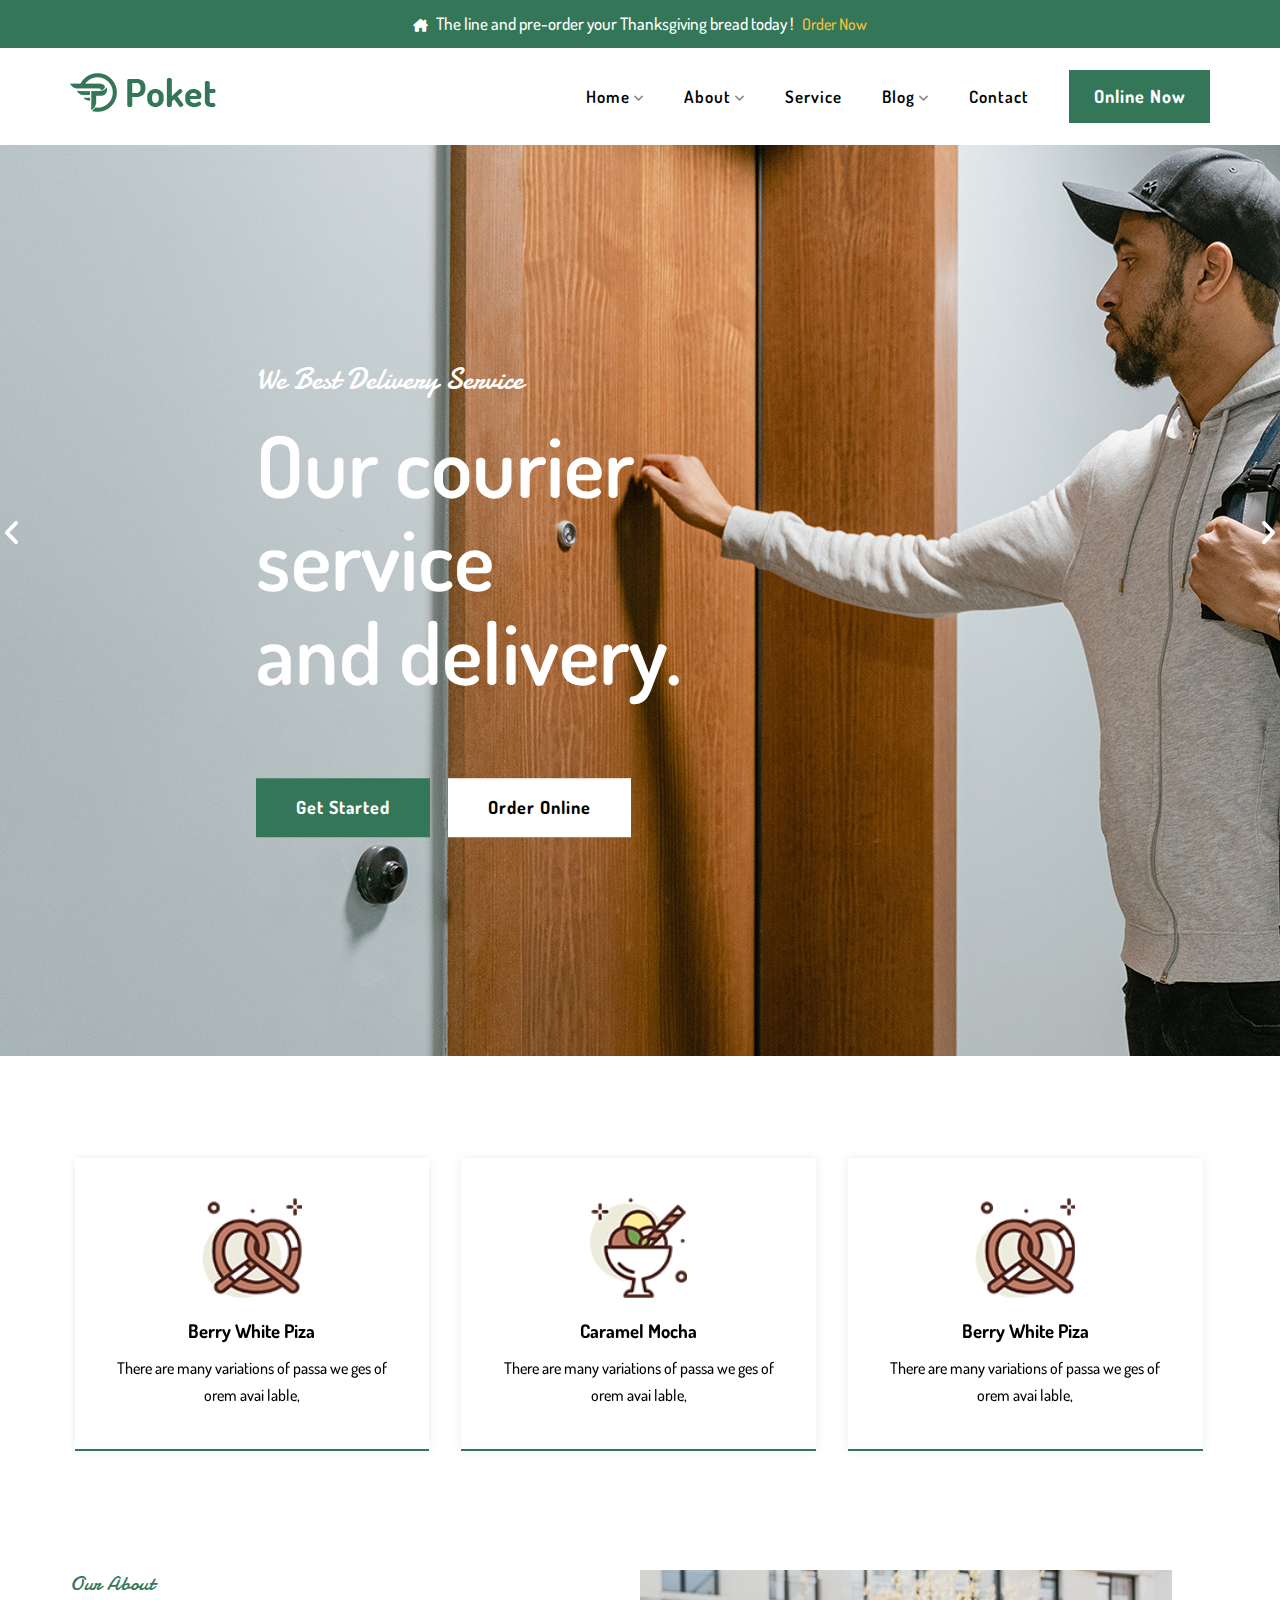
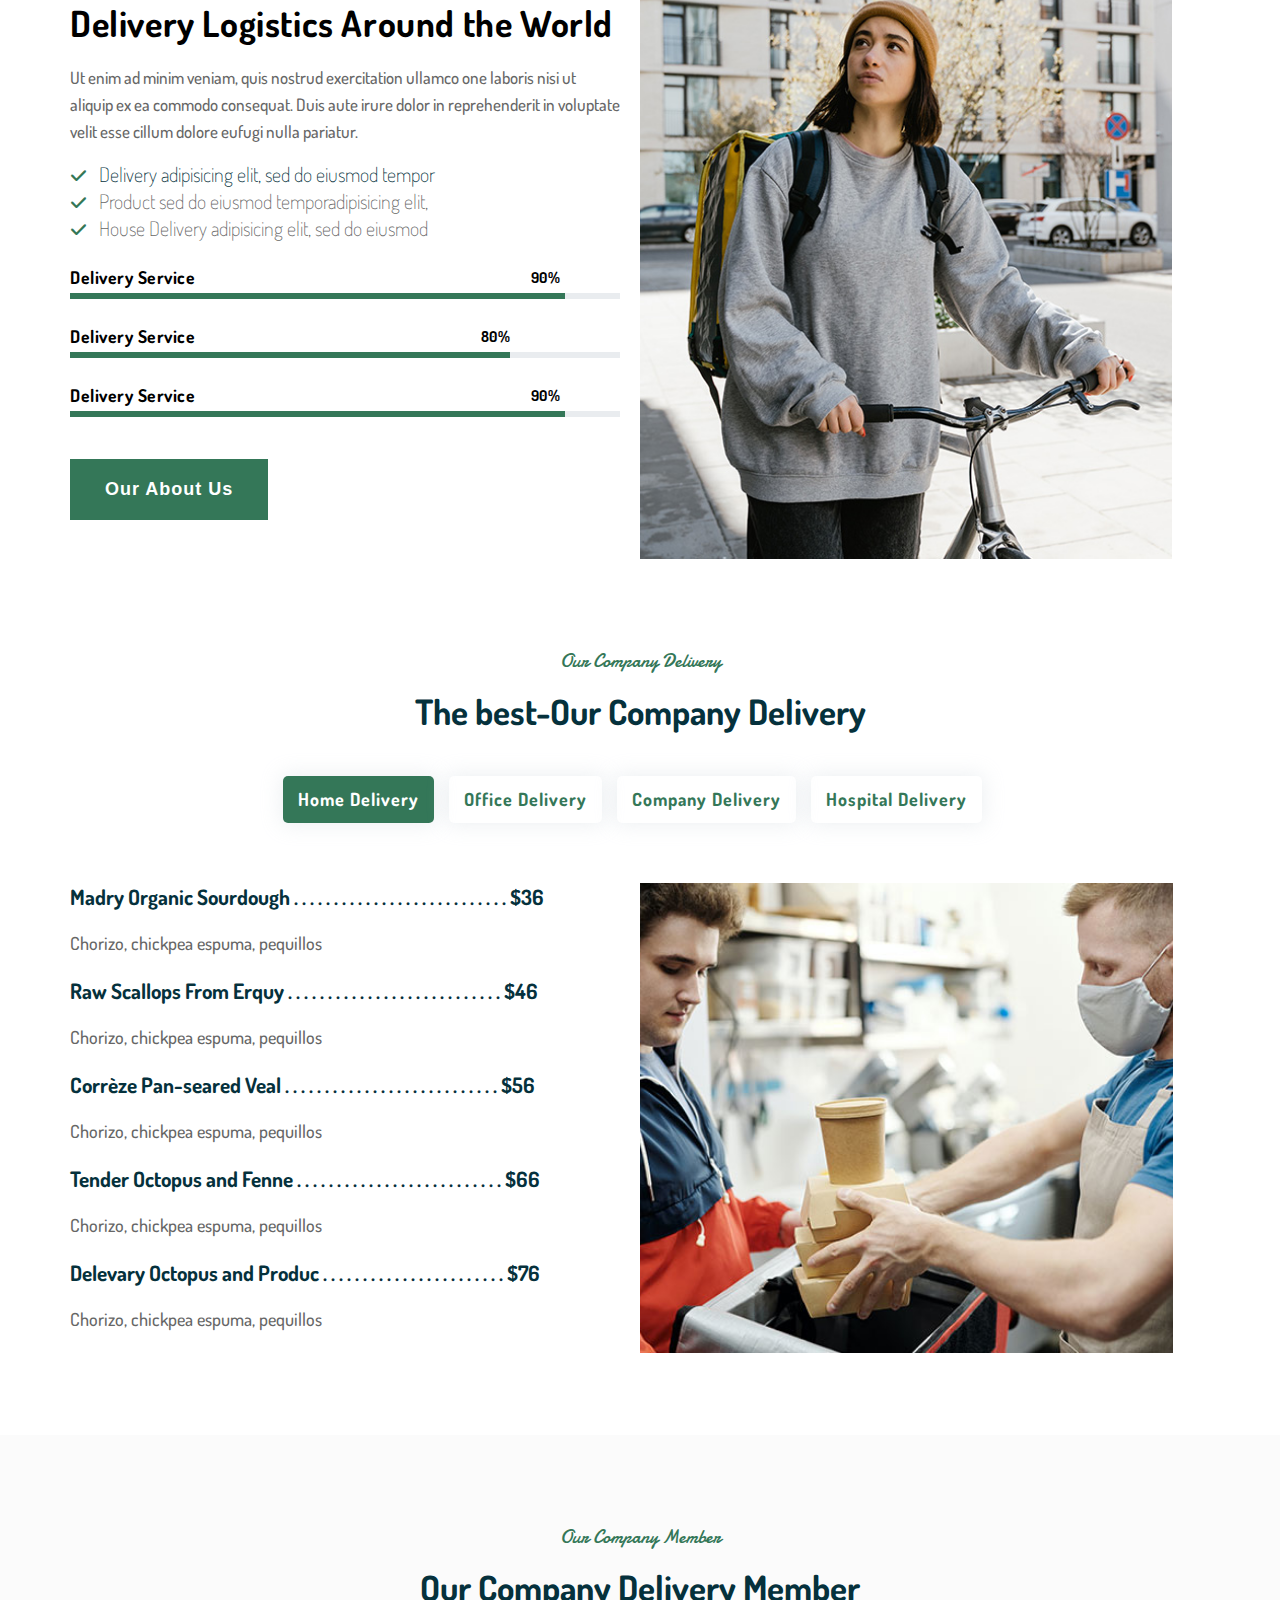
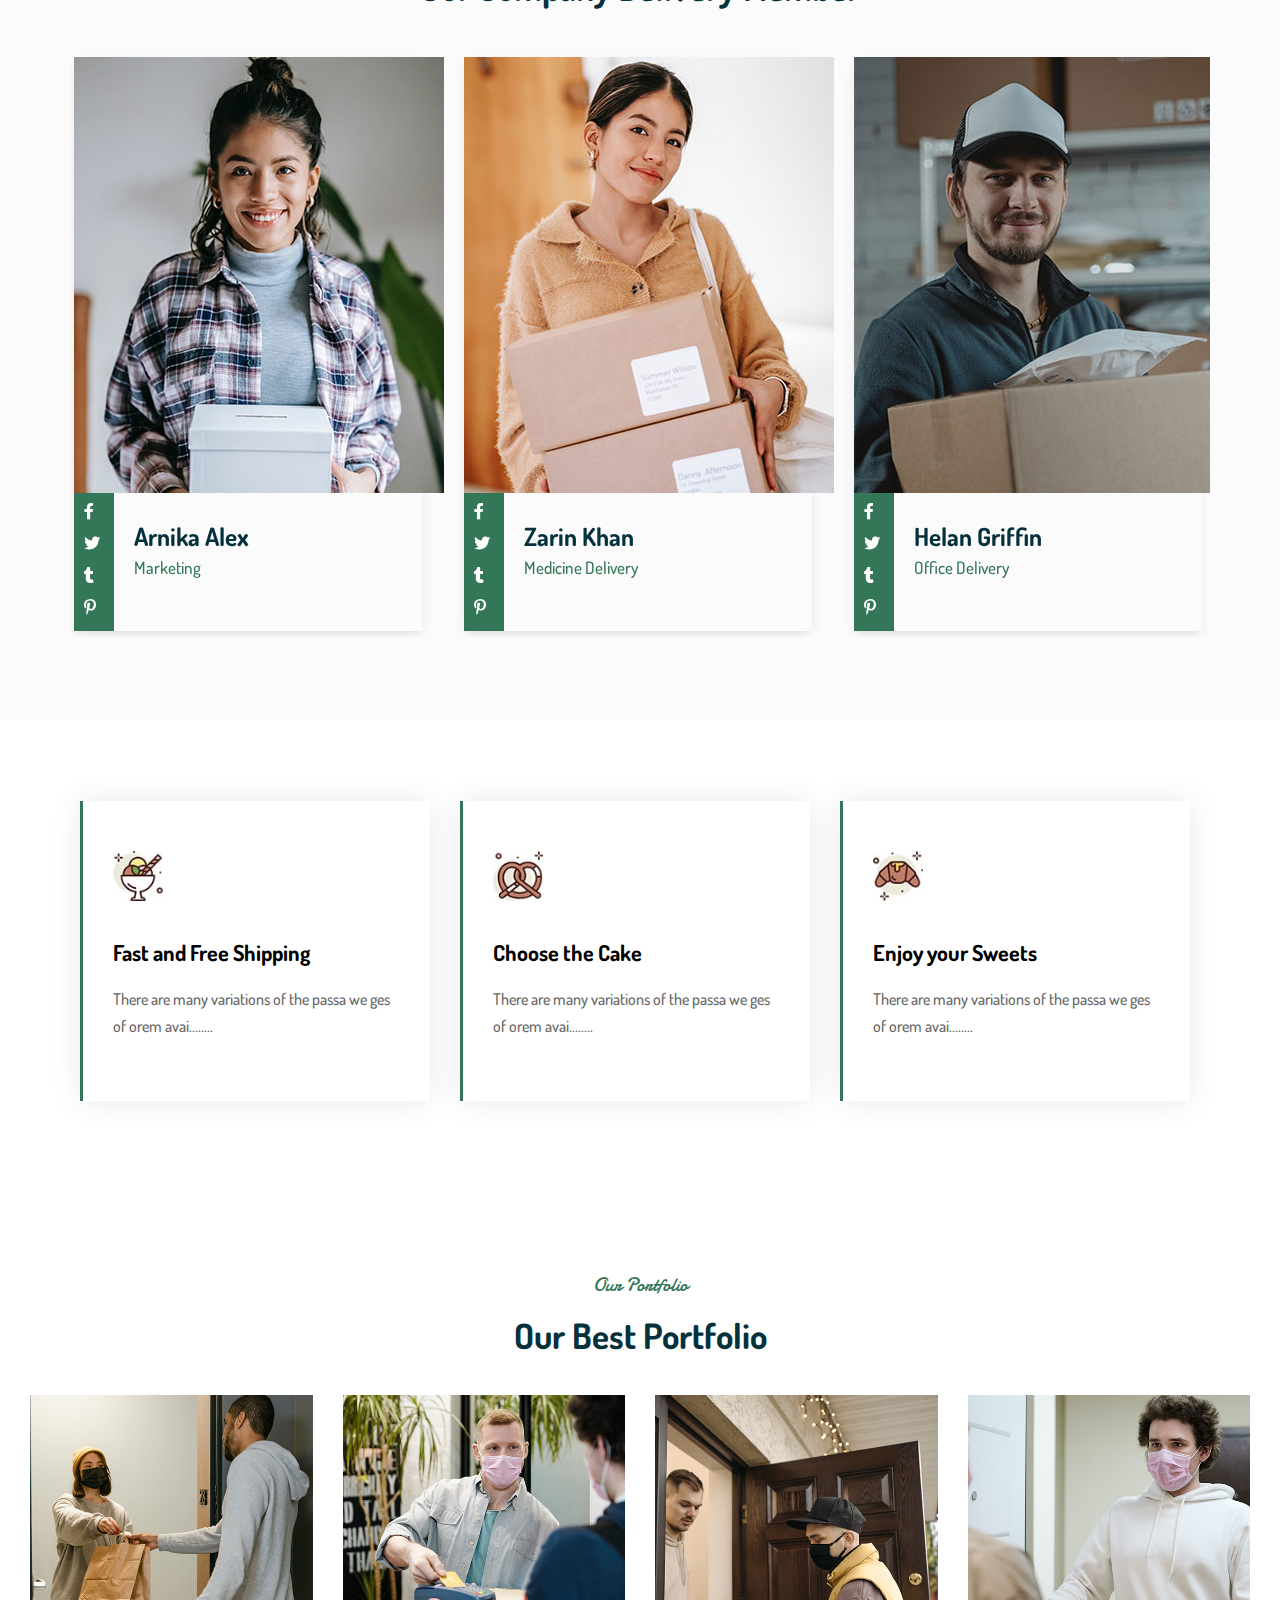
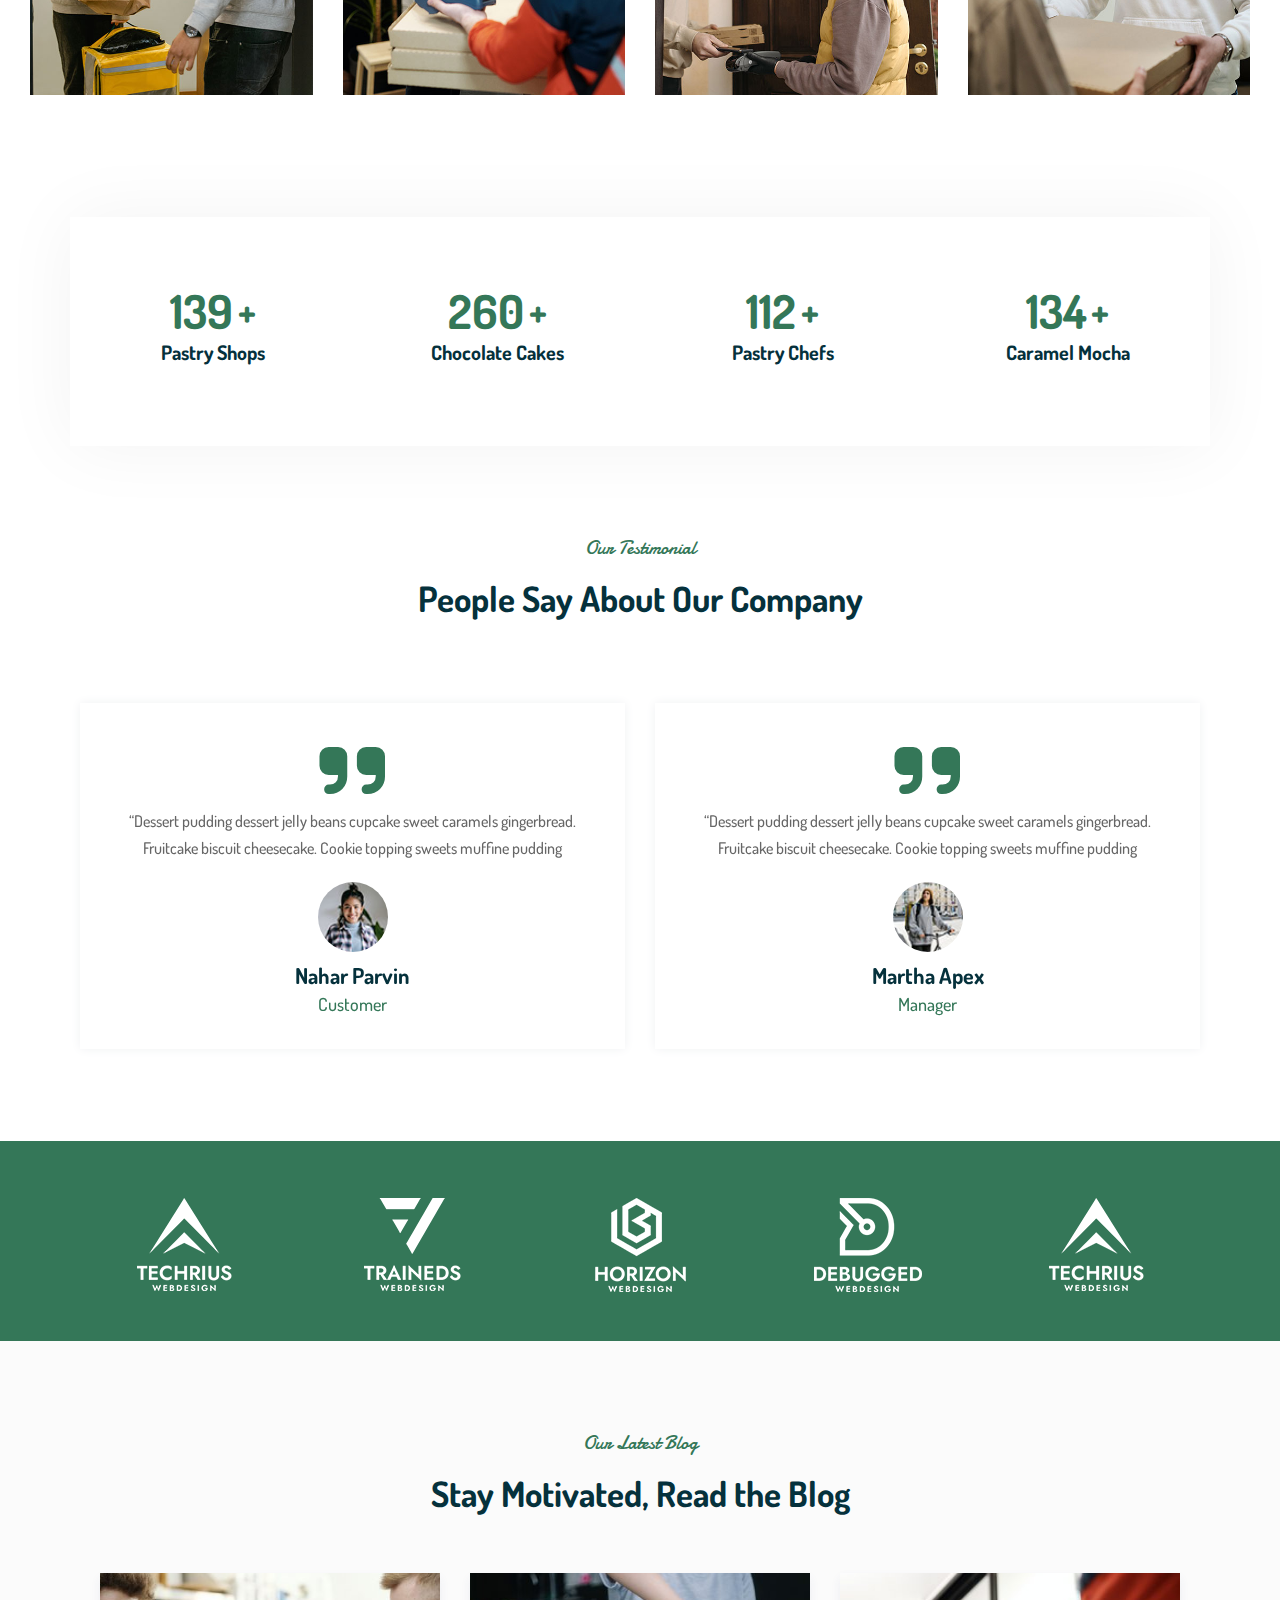
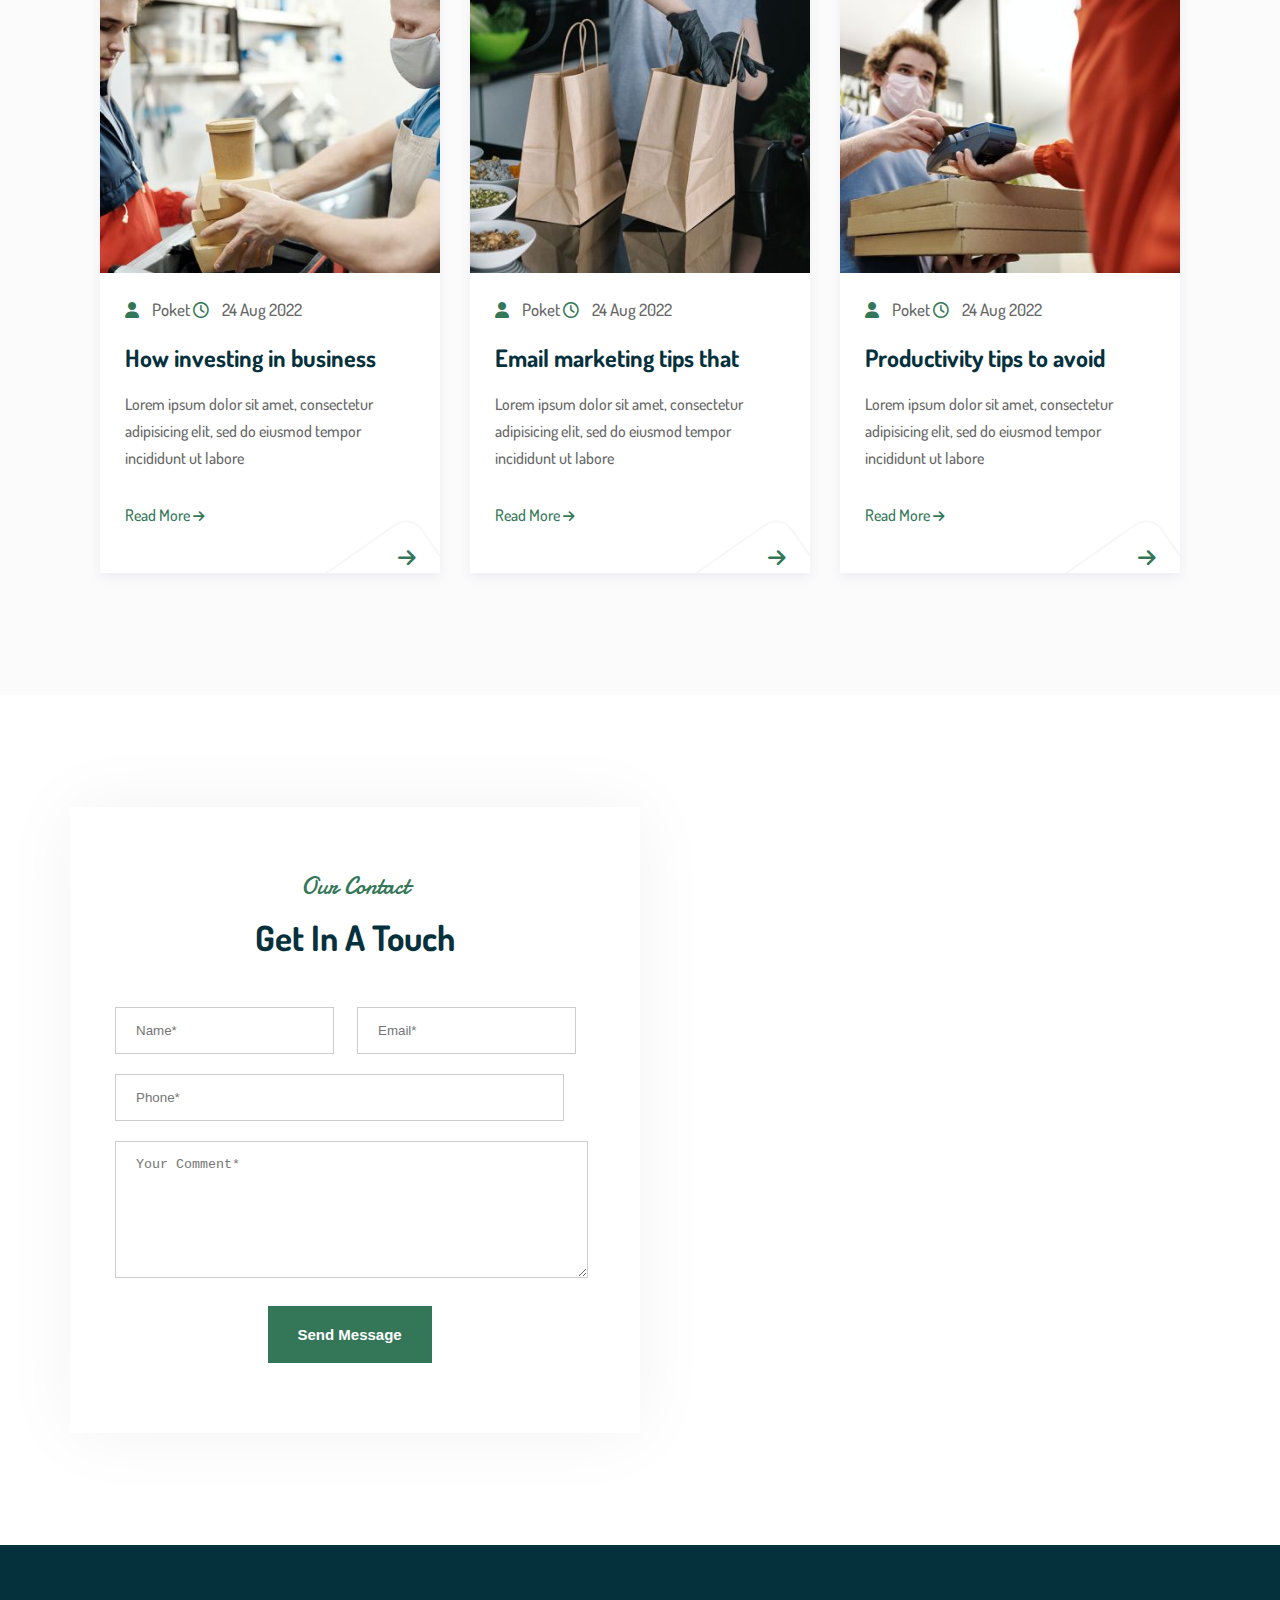
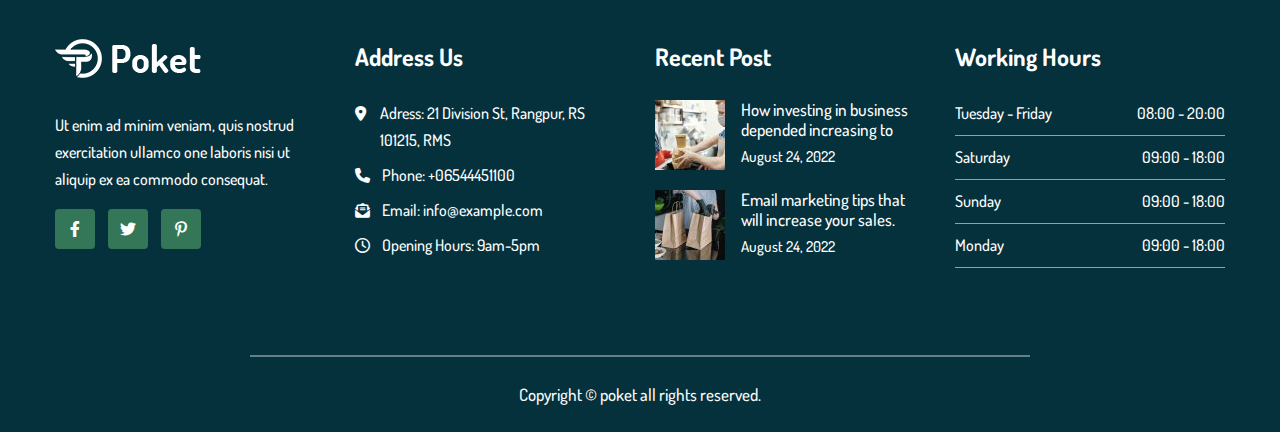
<file: index.html>
<!DOCTYPE html>
<html lang="en">
<head>
    <meta charset="UTF-8">
    <meta http-equiv="X-UA-Compatible" content="IE=edge">
    <meta name="viewport" content="width=device-width, initial-scale=1.0">
    <title>Pcket Delivery</title>

    <!-- Favicon Icon -->
    <link rel="icon" type="image/png" href="image/favicon.png">

    <!-- Font Owsome -->
    <link rel="stylesheet" href="css/all.min.css">

    <!-- Owl Carousel (Slider) -->
    <link rel="stylesheet" href="css/owl.carousel.min.css">
    <link rel="stylesheet" href="css/owl.theme.default.min.css">

    <!-- Style Sheet Link -->
    <link rel="stylesheet" href="css/style.css">


</head>
<body>
    
    <!-- Start Header -->
        <header>
            <!-- Start Top Header -->
                <div class="bgGreen">
                    <div class="container">
                        <div class="top_header ">
                            <div class="order_info flex justify_center">
                                <div>
                                    <a href="index.html"><i class="fa-solid fa-house-chimney"></i></a>  
                                    <span> The line and pre-order your Thanksgiving bread today !</span>
                                    <a href="#">Order Now</a>
                                </div>
                            </div>
                        </div>
                    </div>
                </div>
                <!-- End Top Header -->
                
                <!-- Start Logo Headre -->
                <div class="bgwhite sticky">
                    <div class="container">
                        <div class="main_header flex justify_between align_center">
                            <div class="main_logo">
                                <a href="index.html"><img src="image/main_logo.png" alt=""></a>
                            </div>
                            <!-- Start Navigation -->
                            <nav>
                                <ul class="main_menu flex align_center">
                                    <li><a href="#">home <i class="fa-sharp fa-solid fa-angle-down arrow_down"></i></a>
                                        <ul class="sub_menu">
                                            <li><a href="index.html">home page</a></li>
                                            <li><a href="home-video.html">home video page</a></li>
                                            <li><a href="index.html">landing page</a></li>
                                        </ul>
                                    </li>
                                    <li><a href="about.html">about <i class="fa-sharp fa-solid fa-angle-down arrow_down"></i></a>
                                        <ul class="sub_menu">
                                            <li><a href="about.html">about</a></li>
                                            <li><a href="delivery.html">delivery</a></li>
                                            <li><a href="team.html">team</a></li>
                                            <li><a href="paricing-table.html">pricing table</a></li>    
                                            <li><a href="testimonial.html">testimonial</a></li>
                                            <li><a href="faq.html">faq page</a></li>
                                            <li><a href="project.html">project</a></li>
                                        </ul>
                                    </li>
                                    <li><a href="service.html">service</a></li>
                                    <li><a href="#">blog <i class="fa-sharp fa-solid fa-angle-down arrow_down"></i></a>
                                        <ul class="sub_menu">
                                            <li><a href="blog.html">blog grid</a></li>
                                            <li><a href="blog-left.html">blog left sidebar</a></li>
                                            <li><a href="blog-right.html">blog right sidebar</a></li>
                                        </ul>
                                    </li>
                                    <li><a href="contact.html">contact</a></li>
                                    <!-- Start Button -->
                                        <div class="button">
                                            <a href="#" class="btn">Online Now</a>
                                        </div>
                                    <!-- End Button -->
                                </ul>
                            </nav>
                            <!-- End Navigation -->
                        </div>
                    </div>
                </div>
                <!-- End Logo Headre -->
        </header>
    <!-- End Header -->

    <!-- Start Main Section -->
        <main>
            <!-- Start Main Slider -->
            <div class="owl-carousel owl-theme" id="main_slider">
                <div class="item">
                    <img src="image/slider_image.jpg" alt="">
                    <div class="slider_contant">
                        <div class="contant">
                            <h1>We Best Delivery Service</h1>
                            <h2>Our  courier service</h2>
                            <h3> and delivery.</h3>
                        </div>
                        <div class="slider_button">
                            <a href="#" class="slider_btn btn">Get Started</a>
                            <a href="#" class="slider_btn btn active_btn">Order Online</a>
                        </div>
                    </div>
                </div>
                <div class="item">
                    <img src="image/slider_image.jpg" alt="">
                    <div class="slider_contant">
                        <div class="contant">
                            <h1>We Best Delivery Service</h1>
                            <h2>Our  courier service</h2>
                            <h3> and delivery.</h3>
                        </div>
                        <div class="slider_button">
                            <a href="#" class="slider_btn btn">Get Started</a>
                            <a href="#" class="slider_btn btn active_btn">Order Online</a>
                        </div>
                    </div>
                </div>
                <div class="item">
                    <img src="image/slider_image.jpg" alt="">
                    <div class="slider_contant">
                        <div class="contant">
                            <h1>We Best Delivery Service</h1>
                            <h2>Our  courier service</h2>
                            <h3> and delivery.</h3>
                        </div>
                        <div class="slider_button">
                            <a href="#" class="slider_btn btn">Get Started</a>
                            <a href="#" class="slider_btn btn active_btn">Order Online</a>
                        </div>
                    </div>
                </div>
            </div>
            <!-- End Main Slider -->
            
            <!--Start Services Area -->
            <div class="service_slider">
                <div class="container spacer">
                    <div class="owl-carousel owl-theme" id="service_slider">
                        <div class="item">
                            <div class="testi_contant">
                                <div class="pro_img">
                                    <img src="image/service1.png" alt="">
                                </div>
                                <h3 class="testi_txt">Caramel Mocha</h3>
                                <p>There are many variations of passa we ges of orem avai lable,</p>
                            </div>
                        </div>
                        <div class="item">
                            <div class="testi_contant">
                                <div class="pro_img">
                                    <img src="image/service2.png" alt="">
                                </div>
                                <h3 class="testi_txt">Berry White Piza</h3>
                                <p>There are many variations of passa we ges of orem avai lable,</p>
                            </div>
                        </div>
                        <div class="item">
                            <div class="testi_contant">
                                <div class="pro_img">
                                    <img src="image/service1.png" alt="">
                                </div>
                                <h3 class="testi_txt">Bakery Croissant</h3>
                                <p>There are many variations of passa we ges of orem avai lable,</p>
                            </div>
                        </div>
                        <div class="item">
                            <div class="testi_contant">
                                <div class="pro_img">
                                    <img src="image/service3.png" alt="">
                                </div>
                                <h3 class="testi_txt">Berry White Cake</h3>
                                <p>There are many variations of passa we ges of orem avai lable,</p>
                            </div>
                        </div>
                        <div class="item">
                            <div class="testi_contant">
                                <div class="pro_img">
                                    <img src="image/service1.png" alt="">
                                </div>
                                <h3 class="testi_txt">Caramel Mocha</h3>
                                <p>There are many variations of passa we ges of orem avai lable,</p>
                            </div>
                        </div>
                        <div class="item">
                            <div class="testi_contant">
                                <div class="pro_img">
                                    <img src="image/service2.png" alt="">
                                </div>
                                <h3 class="testi_txt">Berry White Piza</h3>
                                <p>There are many variations of passa we ges of orem avai lable,</p>
                            </div>
                        </div>
                        <div class="item">
                            <div class="testi_contant">
                                <div class="pro_img">
                                    <img src="image/service1.png" alt="">
                                </div>
                                <h3 class="testi_txt">Bakery Croissant</h3>
                                <p>There are many variations of passa we ges of orem avai lable,</p>
                            </div>
                        </div>
                        <div class="item">
                            <div class="testi_contant">
                                <div class="pro_img">
                                    <img src="image/service3.png" alt="">
                                </div>
                                <h3 class="testi_txt">Berry White Cake</h3>
                                <p>There are many variations of passa we ges of orem avai lable,</p>
                            </div>
                        </div>
                        <div class="item">
                            <div class="testi_contant">
                                <div class="pro_img">
                                    <img src="image/service1.png" alt="">
                                </div>
                                <h3 class="testi_txt">Caramel Mocha</h3>
                                <p>There are many variations of passa we ges of orem avai lable,</p>
                            </div>
                        </div>
                        <div class="item">
                            <div class="testi_contant">
                                <div class="pro_img">
                                    <img src="image/service2.png" alt="">
                                </div>
                                <h3 class="testi_txt">Berry White Piza</h3>
                                <p>There are many variations of passa we ges of orem avai lable,</p>
                            </div>
                        </div>
                    </div>
                </div>
            </div>
            <!--End Services Area -->

            <!-- Start Our About  -->
            <div class="container">
                <div class="about_area flex">
                    <div class="about_contant">
                        <h2>Our About</h2>
                        <h2>Delivery Logistics Around the World</h2>
                        <P> Ut enim ad minim veniam, quis nostrud exercitation ullamco one laboris nisi ut aliquip ex ea commodo consequat. Duis aute irure dolor in reprehenderit in voluptate velit esse cillum dolore eufugi nulla pariatur. </P>
                        <div class="about_list">
                            <ul>
                                <li>
                                    <span><i class="fa-solid fa-check"></i>  Delivery adipisicing elit, sed do eiusmod tempor</span>
                                </li>
                                <li>
                                    <span><i class="fa-solid fa-check"></i>  Product sed do eiusmod temporadipisicing elit,</span>
                                </li>
                                <li>
                                    <span><i class="fa-solid fa-check"></i>  House Delivery adipisicing elit, sed do eiusmod</span>
                                </li>
                            </ul>
                        </div>
                        <div class="animate_line">
                            <div class="space_between flex">
                                <h3>Delivery Service</h3>
                                <span>90%</span>
                            </div>
                            <div class="line">
                                <div class="line1">
                                </div>
                            </div>
                        </div>
                        <div class="animate_line active">
                            <div class="space_between flex">
                                <h3>Delivery Service</h3>
                                <span>80%</span>
                            </div>
                            <div class="line">
                                <div class="line1 line1_active">
                                </div>
                            </div>
                        </div>
                        <div class="animate_line">
                            <div class="space_between flex">
                                <h3>Delivery Service</h3>
                                <span>90%</span>
                            </div>
                            <div class="line">
                                <div class="line1">
                                </div>
                            </div>
                        </div>
                        <button class="about_btn">
                            <a href="index.html" class="btn">Our About Us</a>
                        </button>
                    </div>

                    <div class="about_img">
                        <img src="image/our_about.jpeg" alt="">
                    </div>
                </div>
            </div>
            <!-- End Our About  -->

            <!--Start Company Delivery  -->
            <div class="container spacer">
                <div class="company_delivery_text justify_center">
                    <h3 class="title_main">Our Company Delivery</h3>
                    <h2 class="title_sub">The best-Our Company Delivery</h2>
                    <div class="delivery_nav_btn">
                        <ul class="flex justify_center">
                            <li><a href="index.html" class="btn nav_btn">Home Delivery</a></li>
                            <li><a href="#" class="btn nav_btn">Office Delivery</a></li>
                            <li><a href="#" class="btn nav_btn">Company Delivery</a></li>
                            <li><a href="#" class="btn nav_btn">Hospital Delivery</a></li>
                        </ul>
                    </div>
                    <div class="delivery_contant justify_center">

                    </div>
                </div>
                <div class="delivery_contant flex">
                    <div class="main_contant">
                        <ul>
                            <li>
                                <h3>Madry Organic Sourdough . . . . . . . . . . . . . . . . . . . . . . . . . . . $36</h3>
                                <p>Chorizo, chickpea espuma, pequillos</p>
                            </li>
                            <li>
                                <h3>Raw Scallops From Erquy . . . . . . . . . . . . . . . . . . . . . . . . . . . $46</h3>
                                <p>Chorizo, chickpea espuma, pequillos</p>
                            </li>
                            <li>
                                <h3>Corrèze Pan-seared Veal . . . . . . . . . . . . . . . . . . . . . . . . . . . $56</h3>
                                <p>Chorizo, chickpea espuma, pequillos</p>
                            </li>
                            <li>
                                <h3>Tender Octopus and Fenne . . . . . . . . . . . . . . . . . . . . . . . . . . $66</h3>
                                <p>Chorizo, chickpea espuma, pequillos</p>
                            </li>
                            <li>
                                <h3>Delevary Octopus and Produc . . . . . . . . . . . . . . . . . . . . . . . $76</h3>
                                <p>Chorizo, chickpea espuma, pequillos</p>
                            </li>
                        </ul>
                    </div>
                    <div class="delivery_img">
                        <img src="image/delivery_img.jpeg" alt="">
                    </div>
                </div>
            </div>
            <!--End Company Delivery  -->
            
            <!-- Start Company Member -->
            <div class="bgcolor">
                <div class="container spacer">
                    <div class="company_member_area ">
                        <div class="company_member_title">
                            <h3 class="title_main">Our Company Member</h3>
                            <h2 class="title_sub">Our Company Delivery Member</h2>
                        </div>
                    </div>
                    <!-- Start Company Member Slider -->
                    <div class="owl-carousel owl-theme" id="member_slider">
                        <div class="item">
                            <div class="mslider_contant flex">
                                <div class="mslider_img">
                                    <img src="image/Zarin Khan.jpeg" alt="">
                                </div>
                                <div class="mslider_icon flex">
                                    <ul>
                                        <li><a href="#"><i class="fa-brands fa-facebook-f"></i></a></li>
                                        <li><a href="#"><i class="fa-brands fa-twitter"></i></a></li>
                                        <li><a href="#"><i class="fa-brands fa-tumblr"></i></a></li>
                                        <li><a href="#"><i class="fa-brands fa-pinterest-p"></i></a></li>
                                    </ul>
                                </div>
                                <div class="mslider_name">
                                    <h5><a href="#">Zarin Khan</a></h5>
                                    <p>Medicine Delivery</p>
                                </div>
                            </div>
                        </div>
                        <div class="item">
                            <div class="mslider_contant flex">
                                <div class="mslider_img">
                                    <img src="image/Helan Griffin.jpeg" alt="">
                                </div>
                                <div class="mslider_icon flex">
                                    <ul>
                                        <li><a href="#"><i class="fa-brands fa-facebook-f"></i></a></li>
                                        <li><a href="#"><i class="fa-brands fa-twitter"></i></a></li>
                                        <li><a href="#"><i class="fa-brands fa-tumblr"></i></a></li>
                                        <li><a href="#"><i class="fa-brands fa-pinterest-p"></i></a></li>
                                    </ul>
                                </div>
                                <div class="mslider_name">
                                    <h5><a href="#">Helan Griffin</a></h5>
                                    <p>Office Delivery</p>
                                </div>
                            </div>
                        </div>
                        <div class="item">
                            <div class="mslider_contant flex">
                                <div class="mslider_img">
                                    <img src="image/Kutubul Alam.jpeg" alt="">
                                </div>
                                <div class="mslider_icon flex">
                                    <ul>
                                        <li><a href="#"><i class="fa-brands fa-facebook-f"></i></a></li>
                                        <li><a href="#"><i class="fa-brands fa-twitter"></i></a></li>
                                        <li><a href="#"><i class="fa-brands fa-tumblr"></i></a></li>
                                        <li><a href="#"><i class="fa-brands fa-pinterest-p"></i></a></li>
                                    </ul>
                                </div>
                                <div class="mslider_name">
                                    <h5><a href="#">Kutubul Alam </a></h5>
                                    <p>Delivery Man</p>
                                </div>
                            </div>
                        </div>
                        <div class="item">
                            <div class="mslider_contant flex">
                                <div class="mslider_img">
                                    <img src="image/Arnika  Alex.jpeg" alt="">
                                </div>
                                <div class="mslider_icon flex">
                                    <ul>
                                        <li><a href="#"><i class="fa-brands fa-facebook-f"></i></a></li>
                                        <li><a href="#"><i class="fa-brands fa-twitter"></i></a></li>
                                        <li><a href="#"><i class="fa-brands fa-tumblr"></i></a></li>
                                        <li><a href="#"><i class="fa-brands fa-pinterest-p"></i></a></li>
                                    </ul>
                                </div>
                                <div class="mslider_name">
                                    <h5><a href="#">Arnika  Alex</a></h5>
                                    <p>Marketing</p>
                                </div>
                            </div>
                        </div>
                    </div>
                    <!-- End Company Member Slider -->
                </div>
            </div>
            <!-- End Company Member --> 

            <!-- Start 1 Single Service -->
            <div class="container spacer">
                <div class="main_box flex">
                    <div class="main_single_box">
                        <div class="single_box">
                            <div class="single_img">
                                <img src="image/single_service_img1.jpeg" alt="">
                            </div>
                            <div class="single_title">
                                <h3>Fast and Free Shipping</h3>
                                <p>There are many variations of the passa we ges of orem avai........</p>
                            </div>
                        </div>
                    </div>
                    <div class="main_single_box">
                        <div class="single_box">
                            <div class="single_img">
                                <img src="image/single_service_img2.jpeg" alt="">
                            </div>
                            <div class="single_title">
                                <h3>Choose the Cake</h3>
                                <p>There are many variations of the passa we ges of orem avai........</p>
                            </div>
                        </div>
                    </div>
                    <div class="main_single_box">
                        <div class="single_box">
                            <div class="single_img">
                                <img src="image/single_service_img3.jpeg" alt="">
                            </div>
                            <div class="single_title">
                                <h3>Enjoy your Sweets</h3>
                                <p>There are many variations of the passa we ges of orem avai........</p>
                            </div>
                        </div>
                    </div>
                </div>
            </div>
            <!-- End 1 Single Service -->
            
            <!-- Start Portfolio -->
            <div class="spacer">
                <div class="main_portfolio">
                    <div class="portfolio_title">
                        <h3 class="title_main">Our Portfolio</h3>
                        <h2 class="title_sub">Our Best Portfolio</h2>
                    </div>
                    <div class="portfolio_img_sec flex">
                        <div class="portfolio_item">
                            <div class="item_image">
                                <img src="image/Portfolio_1.jpeg" alt="">
                                <div class="portfolio_layer">
                                    <div class="portfolio_caption flex">
                                        <div class="caption_txt">
                                            <h3><a href="#">Home Delivery</a></h3>
                                            <p>Hand</p>
                                        </div>
                                        <div class="btn_pro_sec">
                                            <div class="profile_sec_btn">
                                                <span>
                                                    <a href="#"><i class="fa-solid fa-arrow-right"></i></a>
                                                </span>
                                            </div>
                                        </div>
                                    </div>
                                </div>
                            </div>
                        </div>
                        <div class="portfolio_item">
                            <div class="item_image">
                                <img src="image/Portfolio_2.jpeg" alt="">
                                <div class="portfolio_layer">
                                    <div class="portfolio_caption flex">
                                        <div class="caption_txt">
                                            <h3><a href="#">Card Delivery</a></h3>
                                            <p>Marketing</p>
                                        </div>
                                        <div class="profile_sec_btn">
                                            <span>
                                                <a href="#"><i class="fa-solid fa-arrow-right"></i></a>
                                            </span>
                                        </div>
                                    </div>
                                </div>
                            </div>
                        </div>
                        <div class="portfolio_item">
                            <div class="item_image">
                                <img src="image/Portfolio_3.jpeg" alt="">
                                <div class="portfolio_layer">
                                    <div class="portfolio_caption flex">
                                        <div class="caption_txt">
                                            <h3><a href="#">Miranda Halim Family</a></h3>
                                            <p>Counsaling</p>
                                        </div>
                                        <div class="profile_sec_btn">
                                            <span>
                                                <a href="#"><i class="fa-solid fa-arrow-right"></i></a>
                                            </span>
                                        </div>
                                    </div>
                                </div>
                            </div>
                        </div>
                        <div class="portfolio_item">
                            <div class="item_image">
                                <img src="image/Portfolio_4.jpeg" alt="">
                                <div class="portfolio_layer">
                                    <div class="portfolio_caption flex justify_between+">
                                        <div class="caption_txt">
                                            <h3><a href="#">Advertising Technology</a></h3>
                                            <p>Developer</p>
                                        </div>
                                        <div class="profile_sec_btn">
                                            <span>
                                                <a href="#"><i class="fa-solid fa-arrow-right"></i></a>
                                            </span>
                                        </div>
                                    </div>
                                </div>
                            </div>
                        </div>
                    </div>
                </div>
            </div>
            <!-- End Portfolio -->

            <!-- Start Counter area -->
            <div class="container">
                <div class="counter_area">
                    <div class="counter_contant flex">
                        <div class="main_counter">
                            <div class="counter_item flex">
                                <h3>139</h3>
                                <span>+</span>
                            </div>
                            <h4>Pastry Shops</h4>
                        </div>
                        <div class="main_counter">
                            <div class="counter_item flex">
                                <h3>260</h3>
                                <span>+</span>
                            </div>
                            <h4>Chocolate Cakes</h4>
                        </div>
                        <div class="main_counter">
                            <div class="counter_item flex">
                                <h3>112</h3>
                                <span>+</span>
                            </div>
                            <h4>Pastry Chefs</h4>
                        </div>
                        <div class="main_counter">
                            <div class="counter_item flex">
                                <h3>134</h3>
                                <span>+</span>
                            </div>
                            <h4>Caramel Mocha</h4>
                        </div>
                    </div>
                </div>
            </div>
            <!-- End Counter area -->

            <!-- Start Testimonial Slider-->
            <div class="container spacer">
                <div class="testimonial_slider">
                    <div class="testimonial_title">
                        <h3 class="title_main">Our Testimonial</h3>
                        <h2 class="title_sub">People Say About Our Company</h2>
                    </div>
                    <div class="owl-carousel owl-theme" id="testimonial_slider">
                        <div class="item">
                            <div class="testi_contant">
                                <div class="testi_icon">
                                    <i class="fa-solid fa-quote-right"></i>
                                </div>
                                <div class="testi_txt">
                                    <p>“Dessert pudding dessert jelly beans cupcake sweet caramels gingerbread. Fruitcake biscuit cheesecake. Cookie topping sweets muffine pudding</p>
                                </div>
                                <div class="pro_img">
                                    <img src="image/Testimonial_img1.jpeg" alt="">
                                </div>
                                <div class="testi_title">
                                    <h3>Nahar Parvin</h3>
                                    <p>Customer</p>
                                </div>
                            </div>
                        </div>
                        <div class="item">
                            <div class="testi_contant">
                                <div class="testi_icon">
                                    <i class="fa-solid fa-quote-right"></i>
                                </div>
                                <div class="testi_txt">
                                    <p>“Dessert pudding dessert jelly beans cupcake sweet caramels gingerbread. Fruitcake biscuit cheesecake. Cookie topping sweets muffine pudding</p>
                                </div>
                                <div class="pro_img">
                                    <img src="image/Testimonial_img2.jpeg" alt="">
                                </div>
                                <div class="testi_title">
                                    <h3>Martha Apex</h3>
                                    <p>Manager</p>
                                </div>
                            </div>
                        </div>
                        <div class="item">
                            <div class="testi_contant">
                                <div class="testi_icon">
                                    <i class="fa-solid fa-quote-right"></i>
                                </div>
                                <div class="testi_txt">
                                    <p>“Dessert pudding dessert jelly beans cupcake sweet caramels gingerbread. Fruitcake biscuit cheesecake. Cookie topping sweets muffine pudding</p>
                                </div>
                                <div class="pro_img">
                                    <img src="image/Testimonial_img3.jpeg" alt="">
                                </div>
                                <div class="testi_title">
                                    <h3>Parvin Khan</h3>
                                    <p>Co -Of Officer</p>
                                </div>
                            </div>
                        </div>
                    </div>
                </div>
            </div>
            <!-- End Testimonial Slider-->

            <!-- Start Logo Slider-->
            <div class="bg_logo_slider">
                <div class="container">
                    <div class="owl-carousel owl-theme" id="logo_slider">
                        <div class="item">
                            <div class="logo_slider_img">
                                <img src="image/Logo_img1.png" alt="">
                            </div>
                        </div>
                        <div class="item">
                            <div class="logo_slider_img">
                                <img src="image/Logo_img2.png" alt="">
                            </div>
                        </div>
                        <div class="item">
                            <div class="logo_slider_img">
                                <img src="image/Logo_img3.png" alt="">
                            </div>
                        </div>
                        <div class="item">
                            <div class="logo_slider_img">
                                <img src="image/Logo_img4.png" alt="">
                            </div>
                        </div>
                    </div>
                </div>
            </div>
            <!-- End Logo Slider-->

            <!-- Strat Latest Blog -->
            <div class="blog_sec">
                <div class="container spacer">
                    <div class="blog_title">
                        <h3 class="title_main">Our Latest Blog</h3>
                        <h2 class="title_sub">Stay Motivated, Read the Blog</h2>
                    </div>
                    <div class="blog_img_sec flex">
                        <div class="blog_item">
                            <div class="blog_item_image">
                                <img src="image/Blog_img1.jpeg" alt="">
                            </div>
                            <div class="blog_layer">
                                <div class="blog_caption">
                                    <span>
                                        <i class="fa-solid fa-user"></i>
                                        <a href="#">Poket</a>
                                    </span>
                                    <span>
                                        <i class="fa-regular fa-clock"></i>
                                        <a href="#"> 24 Aug 2022</a>
                                    </span>
                                    <h2><a href="single_blog.html">How investing in business</a></h2>
                                    <p>Lorem ipsum dolor sit amet, consectetur adipisicing elit, sed do eiusmod tempor incididunt ut labore</p>
                                    <div class="learn_more_adn">
                                        <a href="#">Read More <i class="fa-solid fa-arrow-right"></i></a>
                                    </div>
                                    <div class="wbutton_right_icon">
                                        <a href="#"><i class="fa-solid fa-arrow-right"></i></a>
                                    </div>
                                </div>
                            </div>
                        </div>
                        <div class="blog_item">
                            <div class="blog_item_image">
                                <img src="image/Blog_img2.jpeg" alt="">
                            </div>
                            <div class="blog_layer">
                                <div class="blog_caption">
                                    <span>
                                        <i class="fa-solid fa-user"></i>
                                        <a href="#">Poket</a>
                                    </span>
                                    <span>
                                        <i class="fa-regular fa-clock"></i>
                                        <a href="#"> 24 Aug 2022</a>
                                    </span>
                                    <h2><a href="single_blog.html">Email marketing tips that</a></h2>
                                    <p>Lorem ipsum dolor sit amet, consectetur adipisicing elit, sed do eiusmod tempor incididunt ut labore</p>
                                    <div class="learn_more_adn">
                                        <a href="#">Read More <i class="fa-solid fa-arrow-right"></i></a>
                                    </div>
                                    <div class="wbutton_right_icon">
                                        <a href="#"><i class="fa-solid fa-arrow-right"></i></a>
                                    </div>
                                </div>
                            </div>
                        </div>
                        <div class="blog_item">
                            <div class="blog_item_image">
                                <img src="image/Bolg_img3.jpeg" alt="">
                            </div>
                            <div class="blog_layer">
                                <div class="blog_caption">
                                    <span>
                                        <i class="fa-solid fa-user"></i>
                                        <a href="#">Poket</a>
                                    </span>
                                    <span>
                                        <i class="fa-regular fa-clock"></i>
                                        <a href="#"> 24 Aug 2022</a>
                                    </span>
                                    <h2><a href="single_blog.html">Productivity tips to avoid</a></h2>
                                    <p>Lorem ipsum dolor sit amet, consectetur adipisicing elit, sed do eiusmod tempor incididunt ut labore</p>
                                    <div class="learn_more_adn">
                                        <a href="#">Read More <i class="fa-solid fa-arrow-right"></i></a>
                                    </div>
                                    <div class="wbutton_right_icon">
                                        <a href="#"><i class="fa-solid fa-arrow-right"></i></a>
                                    </div>
                                </div>
                            </div>
                        </div>
                    </div>
                </div>
            </div>
            <!-- End Latest Blog -->

            <!-- Start Form And Map Area -->
            <div class="container spacer">
                <div class="form_and_map flex">
                    <div class="form_sec">
                        <div class="form_title">
                            <h2 class="title_main">Our Contact</h2>
                            <h3 class="title_sub">Get In A Touch</h3>
                        </div>
                        <div class="form_area">
                            <input type="text" placeholder="Name*">
                            <input type="email" name="" id="" placeholder="Email*">
                            <input type="number" name="" id="" placeholder="Phone*"><br>
                            <textarea rows="7" cols="52" placeholder="Your Comment*"></textarea> <br>
                            <div class="form_btn">
                                <button type="submit" name="ok" class="btn">Send Message</button> 
                            </div>
                        </div>
                    </div>
                    <div class="map_sec">
                        <iframe src="https://maps.google.com/maps?q=webitrangpur&amp;t=m&amp;z=10&amp;output=embed&amp;iwloc=near" title="webitrangpur" aria-label="webitrangpur"></iframe>
                    </div>
                </div>
            </div>
            <!-- End Form And Map Area -->

        </main>
    <!-- End Main Section -->
    
    <!-- Start Footer -->
        <footer>
            <div class="footer_bg">
                <div class="footer_middle">
                    <div class="footer_container flex">
                        <div class="main_footer">
                            <div class="footer_about">
                                <div class="footer_description">
                                    <div class="footer_description_text">
                                        <a href="#"><img src="image/footer_logo.png" alt=""></a>
                                        <p>Ut enim ad minim veniam, quis nostrud exercitation ullamco one laboris nisi ut aliquip ex ea commodo consequat.</p>
                                        <div class="footer_social_icon">
                                            <a href="facebook"><i class="fa-brands fa-facebook-f"></i></a>
                                            <a href="twitter"><i class="fa-brands fa-twitter"></i></a>
                                            <a href="Pinterest"><i class="fa-brands fa-pinterest-p"></i></a>
                                        </div>
                                    </div>
                                </div>
                            </div>
                        </div>
                        <div class="main_footer">
                            <div class="footer_about">
                                <div class="footer_description">
                                    <div class="footer_description_text">
                                        <h2 class="widget_title">Address Us</h2>
                                        <div class="footer_addres">
                                            <div class="footer_inner">
                                                <div class="footer_inner_icon">
                                                    <i class="fa-solid fa-location-dot"></i>
                                                </div>
                                                <div class="footer_inner_info">
                                                    <p>Adress: 21 Division St, Rangpur, RS 101215, RMS</p>
                                                </div>
                                            </div>
                                            <div class="footer_inner">
                                                <div class="footer_inner_icon">
                                                    <i class="fa-solid fa-phone"></i>
                                                </div>
                                                <div class="footer_inner_info">
                                                    <p>Phone: +06544451100</p>
                                                </div>
                                            </div>
                                            <div class="footer_inner">
                                                <div class="footer_inner_icon">
                                                    <i class="fa-solid fa-envelope-open-text"></i>
                                                </div>
                                                <div class="footer_inner_info">
                                                    <p>Email: info@example.com</p>
                                                </div>
                                            </div>
                                            <div class="footer_inner">
                                                <div class="footer_inner_icon">
                                                    <i class="fa-regular fa-clock"></i>
                                                </div>
                                                <div class="footer_inner_info">
                                                    <p>Opening Hours: 9am-5pm</p>
                                                </div>
                                            </div>
                                        </div>
                                    </div>
                                </div>
                            </div>
                        </div>
                        <div class="main_footer">
                            <div class="footer_about">
                                <div class="footer_description">
                                    <div class="footer_description_text">
                                        <h2 class="widget_title">Recent Post</h2>
                                        <div class="footer_addres">
                                            <div class="footer_inner">
                                                <div class="footer_post_item">
                                                    <div class="footer_inner_image">
                                                        <a href="#"><img src="image/footer_img1.jpeg" alt=""></a>
                                                    </div>
                                                    <div class="footer_post_info">
                                                        <p>How investing in business depended increasing to</p>
                                                        <span>August 24, 2022</span>
                                                    </div>
                                                </div>
                                            </div>
                                            <div class="footer_inner">
                                                <div class="footer_post_item">
                                                    <div class="footer_inner_image">
                                                        <a href="#"><img src="image/footer_img2.jpeg" alt=""></a>
                                                    </div>
                                                    <div class="footer_post_info">
                                                        <p>Email marketing tips that will increase your sales.</p>
                                                        <span>August 24, 2022</span>
                                                    </div>
                                                </div>
                                            </div>
                                        </div>
                                    </div>
                                </div>
                            </div>
                        </div>
                        <div class="main_footer">
                            <div class="footer_about">
                                <div class="footer_description">
                                    <div class="footer_description_text">
                                        <h2 class="widget_title">Working Hours</h2>
                                        <div class="footer_addres">
                                            <div class="footer_inner">
                                                <div class="footer_table">
                                                    <div class="footer_sub_table flex justify_between">
                                                        <span>Tuesday - Friday</span>
                                                        <span>08:00 - 20:00</span>
                                                    </div>
                                                    <div class="footer_sub_table flex justify_between">
                                                        <span>Saturday</span>
                                                        <span>09:00 - 18:00</span>
                                                    </div>
                                                    <div class="footer_sub_table flex justify_between">
                                                        <span>Sunday</span>
                                                        <span>09:00 - 18:00</span>
                                                    </div>
                                                    <div class="footer_sub_table flex justify_between">
                                                        <span>Monday</span>
                                                        <span>09:00 - 18:00</span>
                                                    </div>
                                                </div>
                                            </div>
                                        </div>
                                    </div>
                                </div>
                            </div>
                        </div>
                    </div>
                </div>
                <div class="footer_bottom">
                    <div class="footer_container">
                        <div class="web_copyright">
                            <p> Copyright © poket all rights reserved.</p>
                        </div>
                    </div>
                </div>
            </div>
        </footer>
    <!-- End Footer -->

    <!-- Start Scroll Top -->
    <div id="top" onclick="toTop()">
        <a href="#" id="scrollUp"><i class="fa-solid fa-chevron-up"></i></a>
    </div>
    <!-- End Scroll Top -->


            <!-- *********************************
                        Script link
                ********************************** -->
    
    <script src="js/jquery-3.6.4.min.js"></script>
    <script src="js/owl.carousel.min.js"></script>
    <script src="js/script.js"></script>

</body>
</html>
</file>
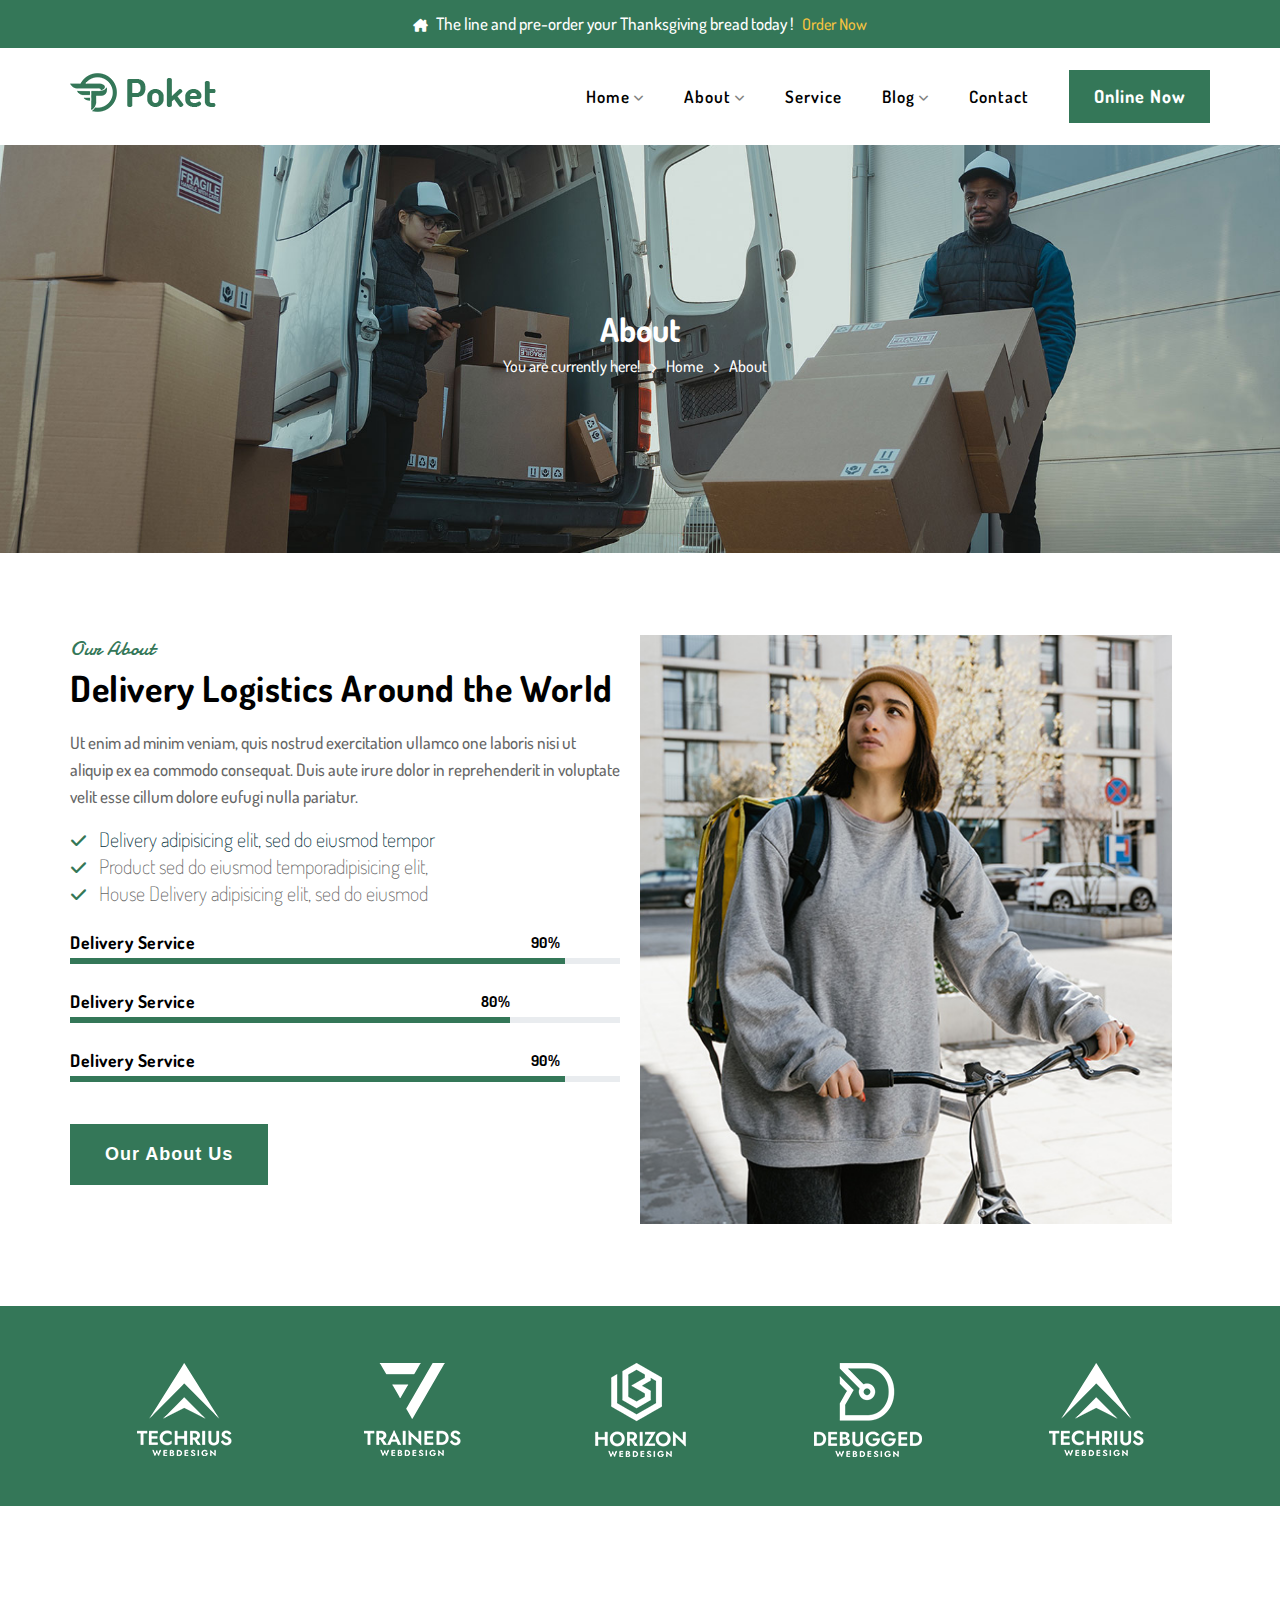
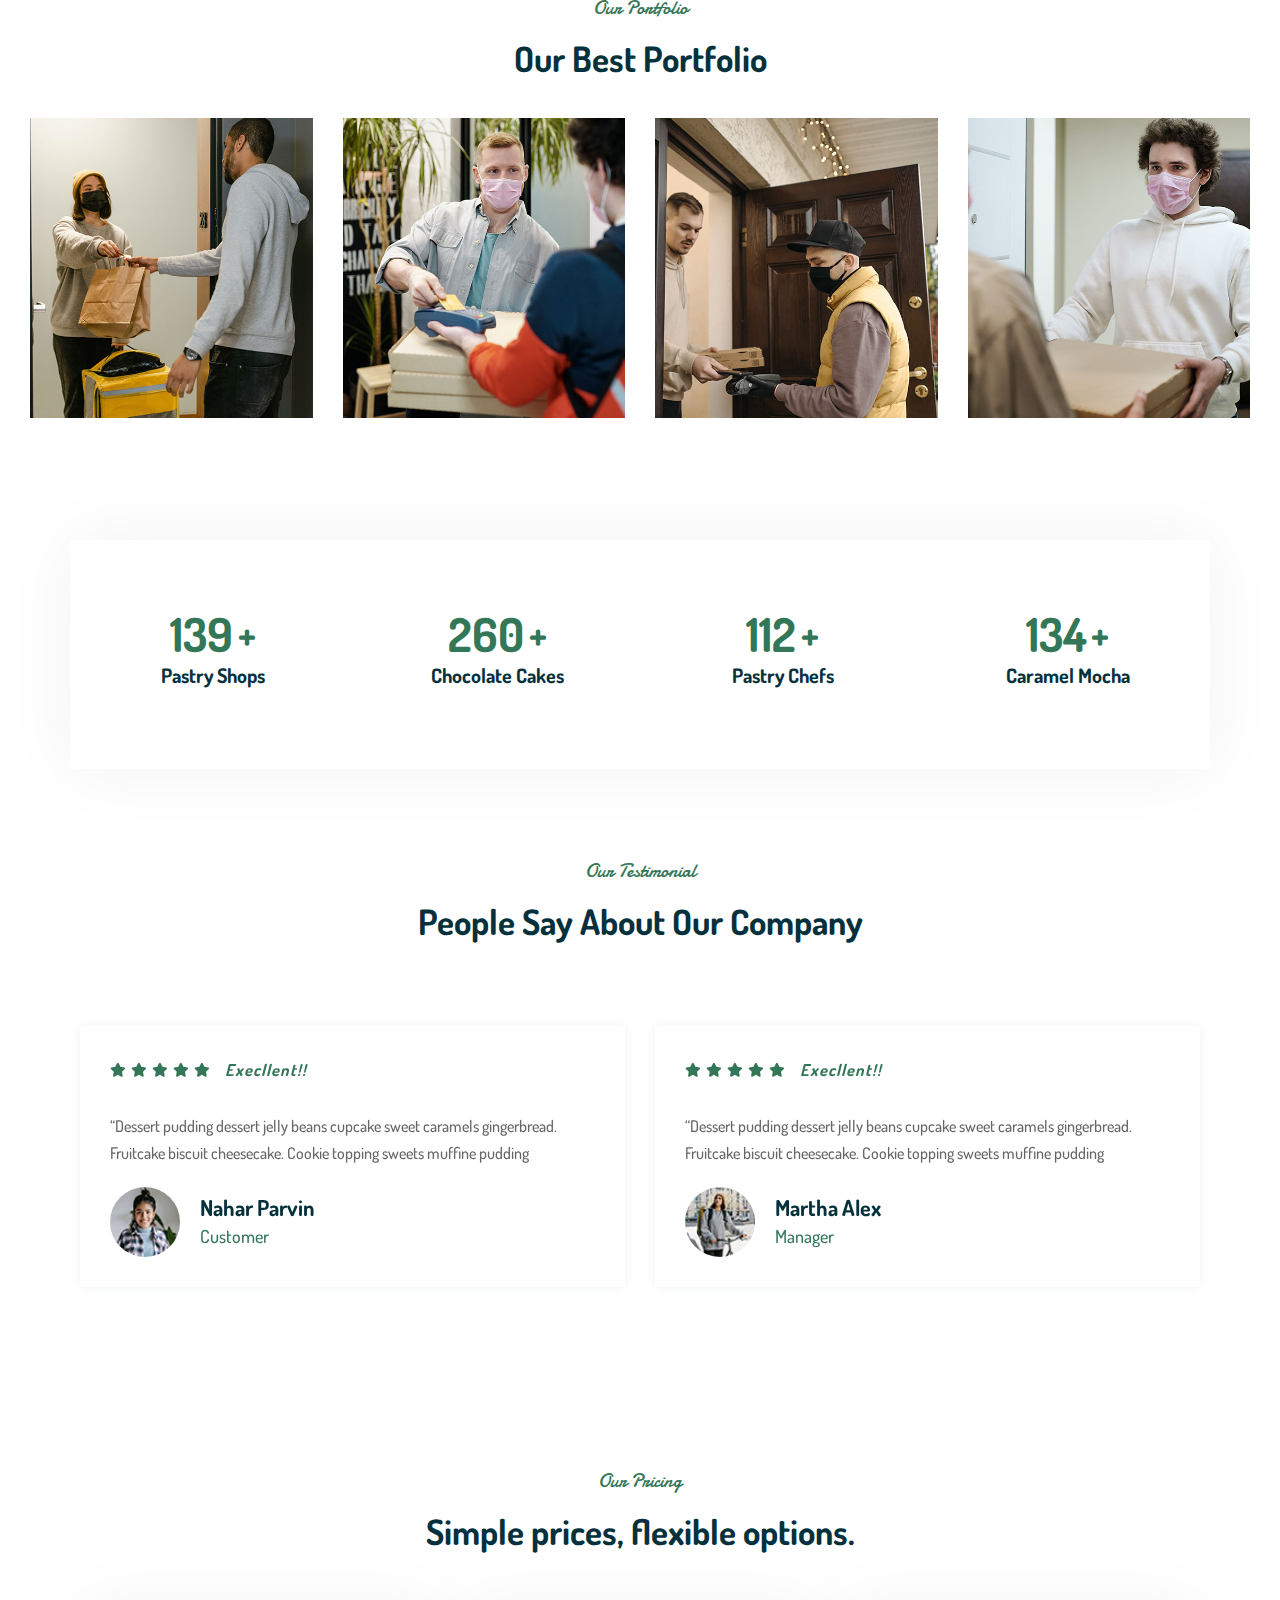
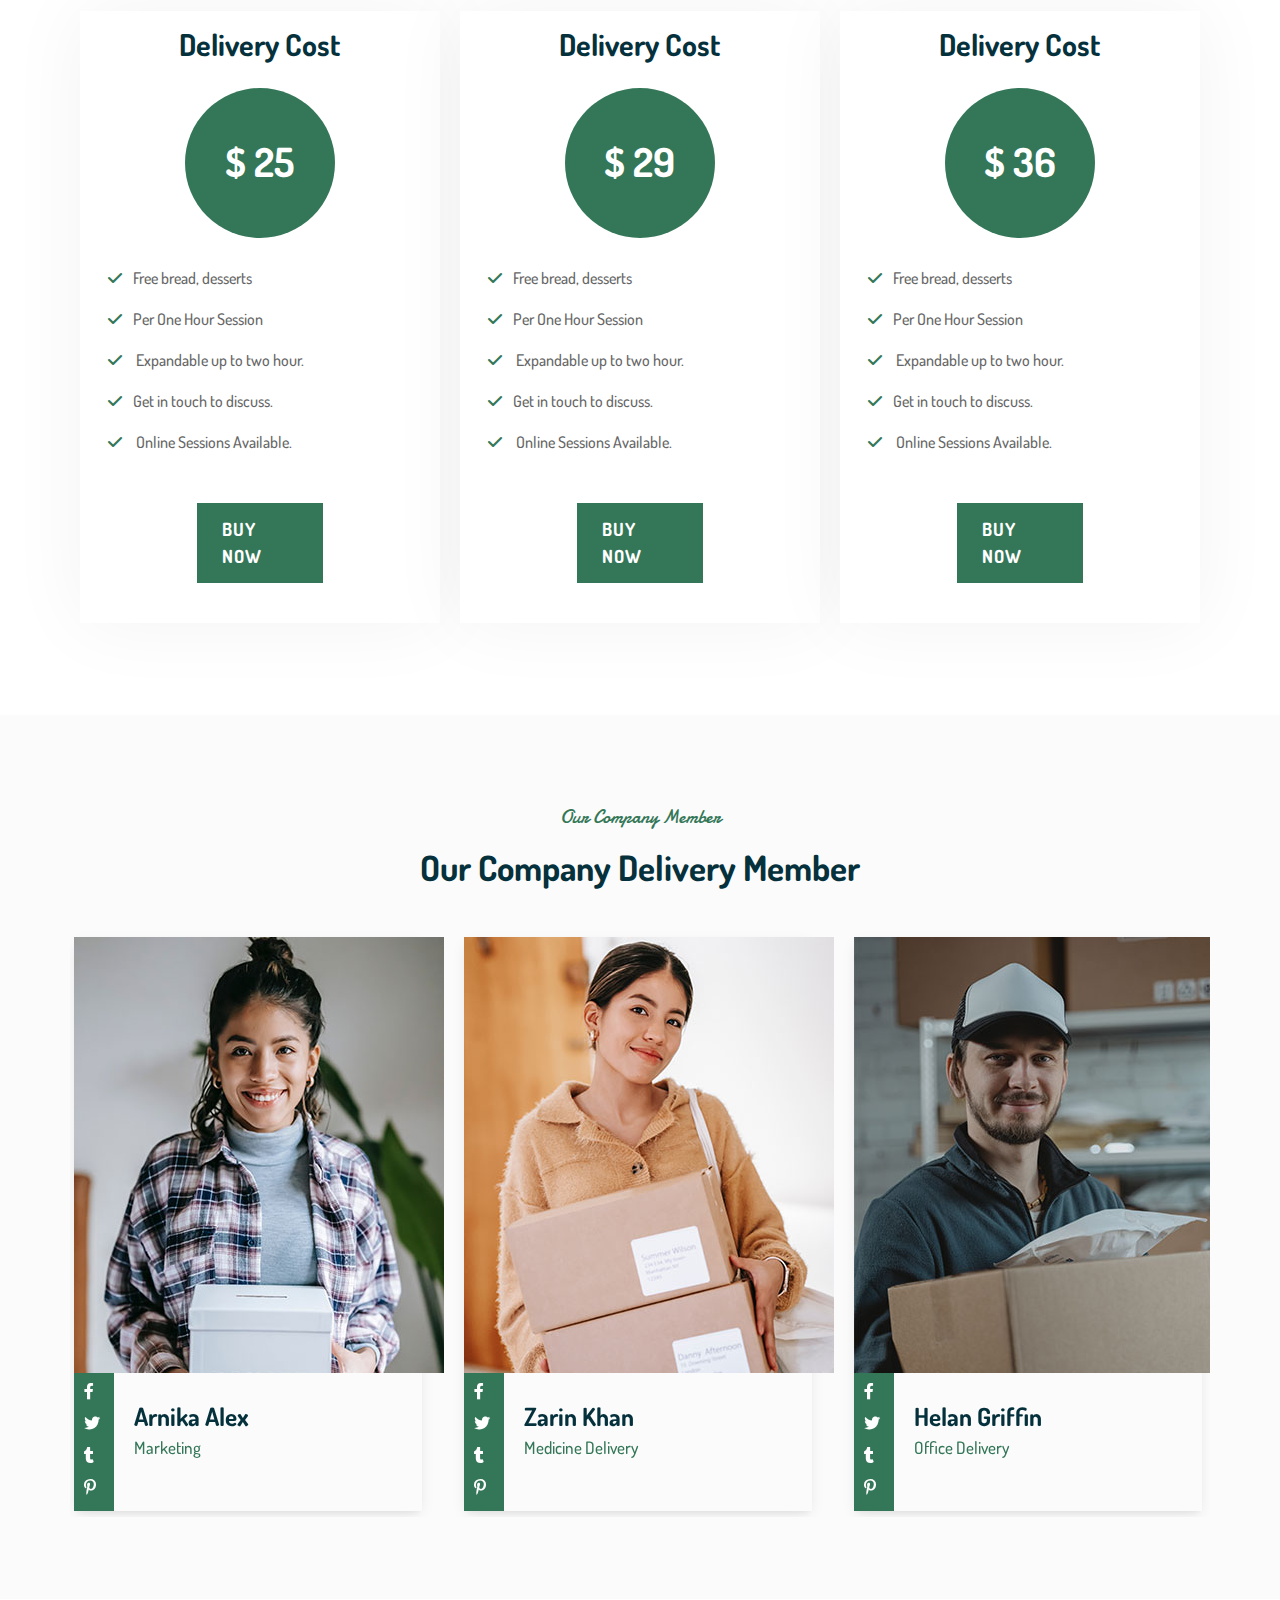
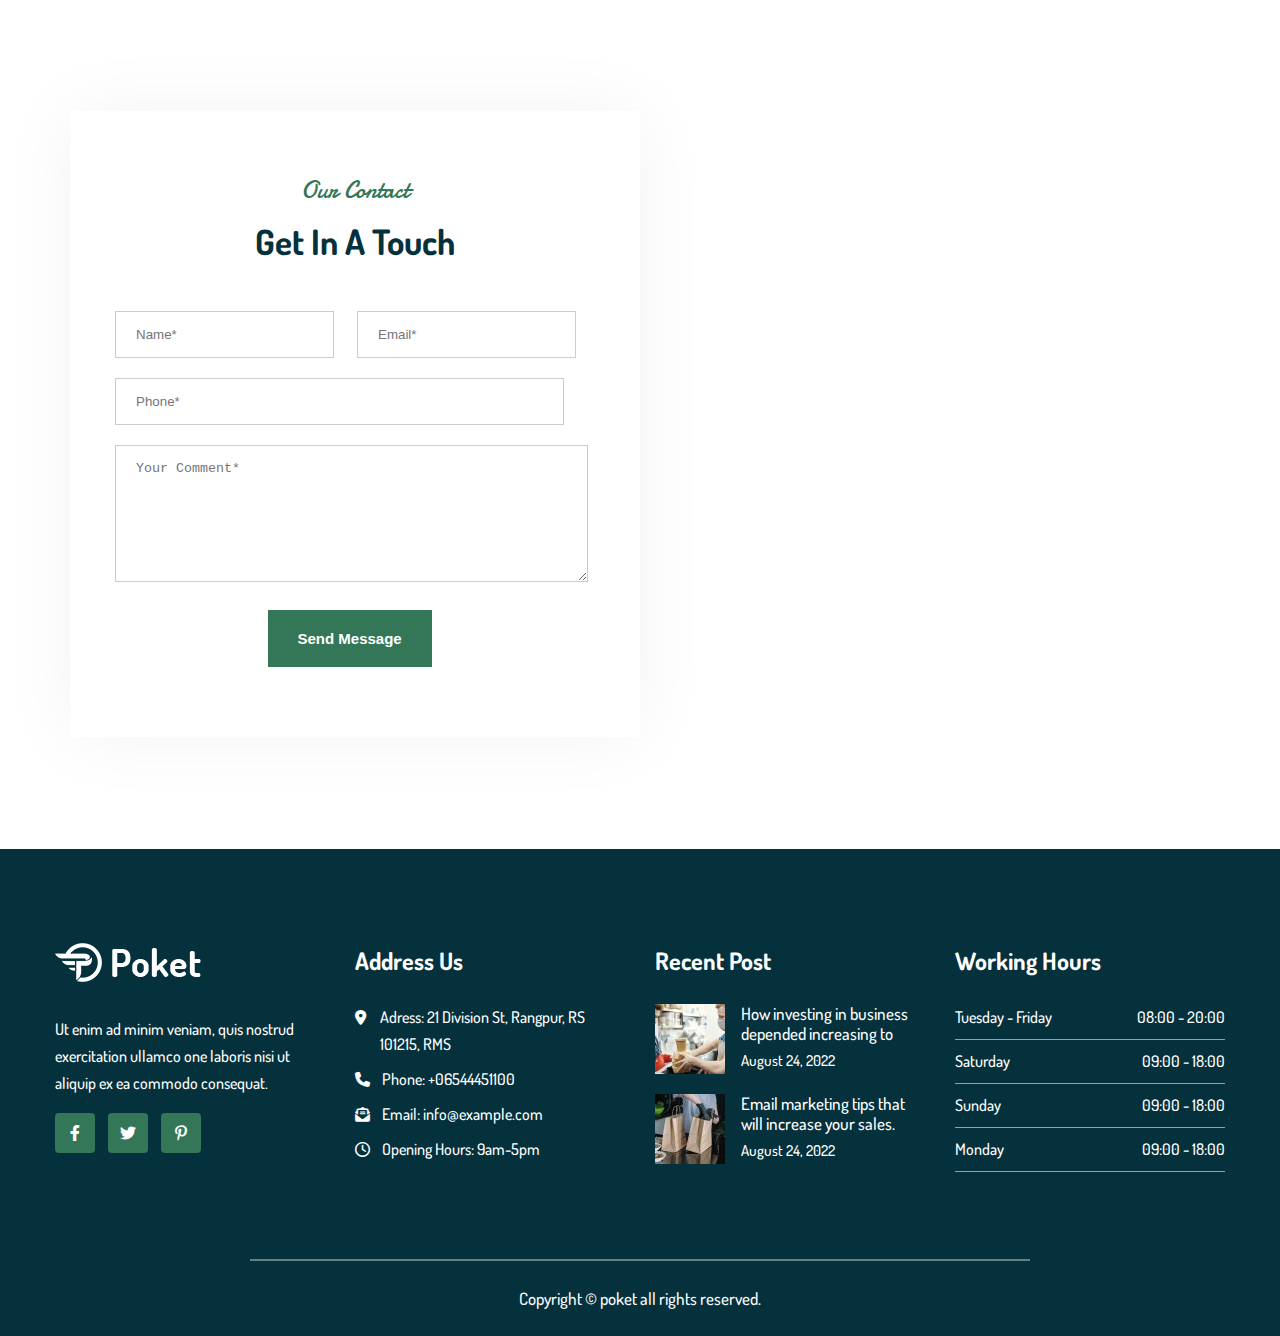
<file: about.html>
<!DOCTYPE html>
<html lang="en">
<head>
    <meta charset="UTF-8">
    <meta http-equiv="X-UA-Compatible" content="IE=edge">
    <meta name="viewport" content="width=device-width, initial-scale=1.0">
    <title>Pcket Delivery</title>

    <!-- Favicon Icon -->
    <link rel="icon" type="image/png" href="image/favicon.png">

    <!-- Font Owsome -->
    <link rel="stylesheet" href="css/all.min.css">

    <!-- Owl Carousel (Slider) -->
    <link rel="stylesheet" href="css/owl.carousel.min.css">
    <link rel="stylesheet" href="css/owl.theme.default.min.css">

    <!-- Style Sheet Link -->
    <link rel="stylesheet" href="css/style.css">


</head>
<body>
    
    <!-- Start Header -->
        <header>
            <!-- Start Top Header -->
                <div class="bgGreen">
                    <div class="container">
                        <div class="top_header ">
                            <div class="order_info flex justify_center">
                                <div>
                                    <a href="index.html"><i class="fa-solid fa-house-chimney"></i></a>  
                                    <span> The line and pre-order your Thanksgiving bread today !</span>
                                    <a href="#">Order Now</a>
                                </div>
                            </div>
                        </div>
                    </div>
                </div>
                <!-- End Top Header -->
                
                <!-- Start Logo Headre -->
                <div class="bgwhite sticky">
                    <div class="container">
                        <div class="main_header flex justify_between align_center">
                            <div class="main_logo">
                                <a href="index.html"><img src="image/main_logo.png" alt=""></a>
                            </div>
                            <!-- Start Navigation -->
                            <nav>
                                <ul class="main_menu flex align_center">
                                    <li><a href="#">home <i class="fa-sharp fa-solid fa-angle-down arrow_down"></i></a>
                                        <ul class="sub_menu">
                                            <li><a href="index.html">home page</a></li>
                                            <li><a href="home-video.html">home video page</a></li>
                                            <li><a href="index.html">landing page</a></li>
                                        </ul>
                                    </li>
                                    <li><a href="about.html">about <i class="fa-sharp fa-solid fa-angle-down arrow_down"></i></a>
                                        <ul class="sub_menu">
                                            <li><a href="about.html">about</a></li>
                                            <li><a href="delivery.html">delivery</a></li>
                                            <li><a href="team.html">team</a></li>
                                            <li><a href="paricing-table.html">pricing table</a></li>    
                                            <li><a href="testimonial.html">testimonial</a></li>
                                            <li><a href="faq.html">faq page</a></li>
                                            <li><a href="project.html">project</a></li>
                                        </ul>
                                    </li>
                                    <li><a href="service.html">service</a></li>
                                    <li><a href="#">blog <i class="fa-sharp fa-solid fa-angle-down arrow_down"></i></a>
                                        <ul class="sub_menu">
                                            <li><a href="blog.html">blog grid</a></li>
                                            <li><a href="blog-left.html">blog left sidebar</a></li>
                                            <li><a href="blog-right.html">blog right sidebar</a></li>
                                        </ul>
                                    </li>
                                    <li><a href="contact.html">contact</a></li>
                                    <!-- Start Button -->
                                        <div class="button">
                                            <a href="#" class="btn">Online Now</a>
                                        </div>
                                    <!-- End Button -->
                                </ul>
                            </nav>
                            <!-- End Navigation -->
                        </div>
                    </div>
                </div>
                <!-- End Logo Headre -->
        </header>
    <!-- End Header -->

    <!-- Start Main Section -->
        <main>
            <!-- Start Main Slider -->
            <div class="about-area">
                <div class="container">
                    <div class="about-txt">
                        <h2>About</h2>
                    </div>
                    <div class="breadcumb-inner justify_center">
                        <ul class="flex justify_center">
                            <li>You are currently here! </li>
                            <li><i class="fa-solid fa-chevron-right"></i></li>
                            <li><a href="index.html">Home</a></li>
                            <li><i class="fa-solid fa-chevron-right"></i></li>
                            <li><a href="about.html">About</a></li>
                        </ul>
                    </div>
                </div>
            </div>
            <!-- End Main Slider -->
            
            <!-- Start Our About  -->
            <div class="container spacer">
                <div class="about_area flex">
                    <div class="about_contant">
                        <h2>Our About</h2>
                        <h2>Delivery Logistics Around the World</h2>
                        <P> Ut enim ad minim veniam, quis nostrud exercitation ullamco one laboris nisi ut aliquip ex ea commodo consequat. Duis aute irure dolor in reprehenderit in voluptate velit esse cillum dolore eufugi nulla pariatur. </P>
                        <div class="about_list">
                            <ul>
                                <li>
                                    <span><i class="fa-solid fa-check"></i>  Delivery adipisicing elit, sed do eiusmod tempor</span>
                                </li>
                                <li>
                                    <span><i class="fa-solid fa-check"></i>  Product sed do eiusmod temporadipisicing elit,</span>
                                </li>
                                <li>
                                    <span><i class="fa-solid fa-check"></i>  House Delivery adipisicing elit, sed do eiusmod</span>
                                </li>
                            </ul>
                        </div>
                        <div class="animate_line">
                            <div class="space_between flex">
                                <h3>Delivery Service</h3>
                                <span>90%</span>
                            </div>
                            <div class="line">
                                <div class="line1">
                                </div>
                            </div>
                        </div>
                        <div class="animate_line active">
                            <div class="space_between flex">
                                <h3>Delivery Service</h3>
                                <span>80%</span>
                            </div>
                            <div class="line">
                                <div class="line1 line1_active">
                                </div>
                            </div>
                        </div>
                        <div class="animate_line">
                            <div class="space_between flex">
                                <h3>Delivery Service</h3>
                                <span>90%</span>
                            </div>
                            <div class="line">
                                <div class="line1">
                                </div>
                            </div>
                        </div>
                        <button class="about_btn">
                            <a href="index.html" class="btn">Our About Us</a>
                        </button>
                    </div>

                    <div class="about_img">
                        <img src="image/our_about.jpeg" alt="">
                    </div>
                </div>
            </div>
            <!-- End Our About  -->

           <!-- Start Logo Slider-->
           <div class="bg_logo_slider">
            <div class="container">
                <div class="owl-carousel owl-theme" id="logo_slider">
                    <div class="item">
                        <div class="logo_slider_img">
                            <img src="image/Logo_img1.png" alt="">
                        </div>
                    </div>
                    <div class="item">
                        <div class="logo_slider_img">
                            <img src="image/Logo_img2.png" alt="">
                        </div>
                    </div>
                    <div class="item">
                        <div class="logo_slider_img">
                            <img src="image/Logo_img3.png" alt="">
                        </div>
                    </div>
                    <div class="item">
                        <div class="logo_slider_img">
                            <img src="image/Logo_img4.png" alt="">
                        </div>
                    </div>
                </div>
            </div>
           </div>
           <!-- End Logo Slider-->

           <!-- Start Portfolio -->
           <div class="spacer">
            <div class="main_portfolio">
                <div class="portfolio_title">
                    <h3 class="title_main">Our Portfolio</h3>
                    <h2 class="title_sub">Our Best Portfolio</h2>
                </div>
                <div class="portfolio_img_sec flex">
                    <div class="portfolio_item">
                        <div class="item_image">
                            <img src="image/Portfolio_1.jpeg" alt="">
                            <div class="portfolio_layer">
                                <div class="portfolio_caption flex">
                                    <div class="caption_txt">
                                        <h3><a href="#">Home Delivery</a></h3>
                                        <p>Hand</p>
                                    </div>
                                    <div class="btn_pro_sec">
                                        <div class="profile_sec_btn">
                                            <span>
                                                <a href="#"><i class="fa-solid fa-arrow-right"></i></a>
                                            </span>
                                        </div>
                                    </div>
                                </div>
                            </div>
                        </div>
                    </div>
                    <div class="portfolio_item">
                        <div class="item_image">
                            <img src="image/Portfolio_2.jpeg" alt="">
                            <div class="portfolio_layer">
                                <div class="portfolio_caption flex">
                                    <div class="caption_txt">
                                        <h3><a href="#">Card Delivery</a></h3>
                                        <p>Marketing</p>
                                    </div>
                                    <div class="profile_sec_btn">
                                        <span>
                                            <a href="#"><i class="fa-solid fa-arrow-right"></i></a>
                                        </span>
                                    </div>
                                </div>
                            </div>
                        </div>
                    </div>
                    <div class="portfolio_item">
                        <div class="item_image">
                            <img src="image/Portfolio_3.jpeg" alt="">
                            <div class="portfolio_layer">
                                <div class="portfolio_caption flex">
                                    <div class="caption_txt">
                                        <h3><a href="#">Miranda Halim Family</a></h3>
                                        <p>Counsaling</p>
                                    </div>
                                    <div class="profile_sec_btn">
                                        <span>
                                            <a href="#"><i class="fa-solid fa-arrow-right"></i></a>
                                        </span>
                                    </div>
                                </div>
                            </div>
                        </div>
                    </div>
                    <div class="portfolio_item">
                        <div class="item_image">
                            <img src="image/Portfolio_4.jpeg" alt="">
                            <div class="portfolio_layer">
                                <div class="portfolio_caption flex justify_between+">
                                    <div class="caption_txt">
                                        <h3><a href="#">Advertising Technology</a></h3>
                                        <p>Developer</p>
                                    </div>
                                    <div class="profile_sec_btn">
                                        <span>
                                            <a href="#"><i class="fa-solid fa-arrow-right"></i></a>
                                        </span>
                                    </div>
                                </div>
                            </div>
                        </div>
                    </div>
                </div>
            </div>
           </div>
           <!-- End Portfolio -->
            
            <!-- Start Counter area -->
            <div class="container">
                <div class="counter_area">
                    <div class="counter_contant flex">
                        <div class="main_counter">
                            <div class="counter_item flex">
                                <h3>139</h3>
                                <span>+</span>
                            </div>
                            <h4>Pastry Shops</h4>
                        </div>
                        <div class="main_counter">
                            <div class="counter_item flex">
                                <h3>260</h3>
                                <span>+</span>
                            </div>
                            <h4>Chocolate Cakes</h4>
                        </div>
                        <div class="main_counter">
                            <div class="counter_item flex">
                                <h3>112</h3>
                                <span>+</span>
                            </div>
                            <h4>Pastry Chefs</h4>
                        </div>
                        <div class="main_counter">
                            <div class="counter_item flex">
                                <h3>134</h3>
                                <span>+</span>
                            </div>
                            <h4>Caramel Mocha</h4>
                        </div>
                    </div>
                </div>
            </div>
            <!-- End Counter area -->

            <!-- Start Testimonial Slider-->
            <div class="container spacer">
                <div class="testimonial_slider">
                    <div class="testimonial_title">
                        <h3 class="title_main">Our Testimonial</h3>
                        <h2 class="title_sub">People Say About Our Company</h2>
                    </div>
                    <div class="owl-carousel owl-theme" id="testimonial_slider">
                        <div class="item">
                            <div class="about_testi_contant">
                                <div class="about_testi_icon">
                                    <ul class="flex">
                                        <li><i class="fa-solid fa-star"></i></li>
                                        <li><i class="fa-solid fa-star"></i></li>
                                        <li><i class="fa-solid fa-star"></i></li>
                                        <li><i class="fa-solid fa-star"></i></li>
                                        <li><i class="fa-solid fa-star"></i></li>
                                        <li><h3>Execllent!!</h3></li>
                                    </ul>
                                </div>
                                <div class="about_testi_txt">
                                    <p>“Dessert pudding dessert jelly beans cupcake sweet caramels gingerbread. Fruitcake biscuit cheesecake. Cookie topping sweets muffine pudding</p>
                                </div>
                                <div class="flex align_center">
                                    <div class="about_pro_img">
                                        <img src="image/Testimonial_img1.jpeg" alt="">
                                    </div>
                                    <div class="about_testi_title">
                                        <h3>Nahar Parvin</h3>
                                        <p>Customer</p>
                                    </div>
                                </div>
                            </div>
                        </div>
                        <div class="item">
                            <div class="about_testi_contant">
                                <div class="about_testi_icon">
                                    <ul class="flex">
                                        <li><i class="fa-solid fa-star"></i></li>
                                        <li><i class="fa-solid fa-star"></i></li>
                                        <li><i class="fa-solid fa-star"></i></li>
                                        <li><i class="fa-solid fa-star"></i></li>
                                        <li><i class="fa-solid fa-star"></i></li>
                                        <li><h3>Execllent!!</h3></li>
                                    </ul>
                                </div>
                                <div class="about_testi_txt">
                                    <p>“Dessert pudding dessert jelly beans cupcake sweet caramels gingerbread. Fruitcake biscuit cheesecake. Cookie topping sweets muffine pudding</p>
                                </div>
                                <div class="flex align_center">
                                    <div class="about_pro_img">
                                        <img src="image/Testimonial_img2.jpeg" alt="">
                                    </div>
                                    <div class="about_testi_title">
                                        <h3>Martha Alex </h3>
                                        <p>Manager  </p>
                                    </div>
                                </div>
                            </div>
                        </div>
                        <div class="item">
                            <div class="about_testi_contant">
                                <div class="about_testi_icon">
                                    <ul class="flex">
                                        <li><i class="fa-solid fa-star"></i></li>
                                        <li><i class="fa-solid fa-star"></i></li>
                                        <li><i class="fa-solid fa-star"></i></li>
                                        <li><i class="fa-solid fa-star"></i></li>
                                        <li><i class="fa-solid fa-star"></i></li>
                                        <li><h3>Execllent!!</h3></li>
                                    </ul>
                                </div>
                                <div class="about_testi_txt">
                                    <p>“Dessert pudding dessert jelly beans cupcake sweet caramels gingerbread. Fruitcake biscuit cheesecake. Cookie topping sweets muffine pudding</p>
                                </div>
                                <div class="flex align_center">
                                    <div class="about_pro_img">
                                        <img src="image/Testimonial_img3.jpeg" alt="">
                                    </div>
                                    <div class="about_testi_title">
                                        <h3>Chicana males </h3>
                                        <p>Marketing</p>
                                    </div>
                                </div>
                            </div>
                        </div>
                    </div>
                </div>
            </div>
            <!-- End Testimonial Slider-->
            
            <!-- Start Pricing Table-->
            <div class="container spacer">
                <div class="pricing_table">
                    <div class="pricing_table_title">
                        <h3 class="title_main">Our Pricing</h3>
                        <h2 class="title_sub">Simple prices, flexible options.</h2>
                    </div>
                    <div class="main_pricing_table flex">
                        <div class="pricing_table_txt">
                            <div class="pricing-part">
                                <h4>Delivery  Cost</h4>
                                <div class="pricing_sec">
                                    <div class="pricing_sec_inner">
                                        <h5>
                                            <span>$</span>
                                            25
                                        </h5>
                                    </div>
                                </div>
                            </div>
                            <div class="pricing_table_list">
                                <ul>
                                    <li><i class="fa-solid fa-check"></i>Free bread, desserts</li>
                                    <li><i class="fa-solid fa-check"></i>Per One Hour Session</li>
                                    <li><i class="fa-solid fa-check"></i> Expandable up to two hour.</li>
                                    <li><i class="fa-solid fa-check"></i>Get in touch to discuss.</li>
                                    <li><i class="fa-solid fa-check"></i> Online Sessions Available.</li>
                                </ul>
                            </div>
                            <div class="pricing_table_btn">
                                <a href="#" class="btn">BUY NOW</a>
                            </div>
                        </div>
                        <div class="pricing_table_txt">
                            <div class="pricing-part">
                                <h4>Delivery  Cost</h4>
                                <div class="pricing_sec">
                                    <div class="pricing_sec_inner">
                                        <h5>
                                            <span>$</span>
                                            29
                                        </h5>
                                    </div>
                                </div>
                            </div>
                            <div class="pricing_table_list">
                                <ul>
                                    <li><i class="fa-solid fa-check"></i>Free bread, desserts</li>
                                    <li><i class="fa-solid fa-check"></i>Per One Hour Session</li>
                                    <li><i class="fa-solid fa-check"></i> Expandable up to two hour.</li>
                                    <li><i class="fa-solid fa-check"></i>Get in touch to discuss.</li>
                                    <li><i class="fa-solid fa-check"></i> Online Sessions Available.</li>
                                </ul>
                            </div>
                            <div class="pricing_table_btn">
                                <a href="#" class="btn">BUY NOW</a>
                            </div>
                        </div>
                        <div class="pricing_table_txt">
                            <div class="pricing-part">
                                <h4>Delivery  Cost</h4>
                                <div class="pricing_sec">
                                    <div class="pricing_sec_inner">
                                        <h5>
                                            <span>$</span>
                                            36
                                        </h5>
                                    </div>
                                </div>
                            </div>
                            <div class="pricing_table_list">
                                <ul>
                                    <li><i class="fa-solid fa-check"></i>Free bread, desserts</li>
                                    <li><i class="fa-solid fa-check"></i>Per One Hour Session</li>
                                    <li><i class="fa-solid fa-check"></i> Expandable up to two hour.</li>
                                    <li><i class="fa-solid fa-check"></i>Get in touch to discuss.</li>
                                    <li><i class="fa-solid fa-check"></i> Online Sessions Available.</li>
                                </ul>
                            </div>
                            <div class="pricing_table_btn">
                                <a href="#" class="btn">BUY NOW</a>
                            </div>
                        </div>
                    </div>
                </div>
            </div>
            <!-- End Pricing Table-->

            <!-- Start Company Member -->
            <div class="bgcolor">
                <div class="container spacer">
                    <div class="company_member_area ">
                        <div class="company_member_title">
                            <h3 class="title_main">Our Company Member</h3>
                            <h2 class="title_sub">Our Company Delivery Member</h2>
                        </div>
                    </div>
                    <!-- Start Company Member Slider -->
                    <div class="owl-carousel owl-theme" id="member_slider">
                        <div class="item">
                            <div class="mslider_contant flex">
                                <div class="mslider_img">
                                    <img src="image/Zarin Khan.jpeg" alt="">
                                </div>
                                <div class="mslider_icon flex">
                                    <ul>
                                        <li><a href="#"><i class="fa-brands fa-facebook-f"></i></a></li>
                                        <li><a href="#"><i class="fa-brands fa-twitter"></i></a></li>
                                        <li><a href="#"><i class="fa-brands fa-tumblr"></i></a></li>
                                        <li><a href="#"><i class="fa-brands fa-pinterest-p"></i></a></li>
                                    </ul>
                                </div>
                                <div class="mslider_name">
                                    <h5><a href="#">Zarin Khan</a></h5>
                                    <p>Medicine Delivery</p>
                                </div>
                            </div>
                        </div>
                        <div class="item">
                            <div class="mslider_contant flex">
                                <div class="mslider_img">
                                    <img src="image/Helan Griffin.jpeg" alt="">
                                </div>
                                <div class="mslider_icon flex">
                                    <ul>
                                        <li><a href="#"><i class="fa-brands fa-facebook-f"></i></a></li>
                                        <li><a href="#"><i class="fa-brands fa-twitter"></i></a></li>
                                        <li><a href="#"><i class="fa-brands fa-tumblr"></i></a></li>
                                        <li><a href="#"><i class="fa-brands fa-pinterest-p"></i></a></li>
                                    </ul>
                                </div>
                                <div class="mslider_name">
                                    <h5><a href="#">Helan Griffin</a></h5>
                                    <p>Office Delivery</p>
                                </div>
                            </div>
                        </div>
                        <div class="item">
                            <div class="mslider_contant flex">
                                <div class="mslider_img">
                                    <img src="image/Kutubul Alam.jpeg" alt="">
                                </div>
                                <div class="mslider_icon flex">
                                    <ul>
                                        <li><a href="#"><i class="fa-brands fa-facebook-f"></i></a></li>
                                        <li><a href="#"><i class="fa-brands fa-twitter"></i></a></li>
                                        <li><a href="#"><i class="fa-brands fa-tumblr"></i></a></li>
                                        <li><a href="#"><i class="fa-brands fa-pinterest-p"></i></a></li>
                                    </ul>
                                </div>
                                <div class="mslider_name">
                                    <h5><a href="#">Kutubul Alam </a></h5>
                                    <p>Delivery Man</p>
                                </div>
                            </div>
                        </div>
                        <div class="item">
                            <div class="mslider_contant flex">
                                <div class="mslider_img">
                                    <img src="image/Arnika  Alex.jpeg" alt="">
                                </div>
                                <div class="mslider_icon flex">
                                    <ul>
                                        <li><a href="#"><i class="fa-brands fa-facebook-f"></i></a></li>
                                        <li><a href="#"><i class="fa-brands fa-twitter"></i></a></li>
                                        <li><a href="#"><i class="fa-brands fa-tumblr"></i></a></li>
                                        <li><a href="#"><i class="fa-brands fa-pinterest-p"></i></a></li>
                                    </ul>
                                </div>
                                <div class="mslider_name">
                                    <h5><a href="#">Arnika  Alex</a></h5>
                                    <p>Marketing</p>
                                </div>
                            </div>
                        </div>
                    </div>
                    <!-- End Company Member Slider -->
                </div>
            </div>
            <!-- End Company Member --> 

            <!-- Start Form And Map Area -->
            <div class="container spacer">
                <div class="form_and_map flex">
                    <div class="form_sec">
                        <div class="form_title">
                            <h2 class="title_main">Our Contact</h2>
                            <h3 class="title_sub">Get In A Touch</h3>
                        </div>
                        <div class="form_area">
                            <input type="text" placeholder="Name*">
                            <input type="email" name="" id="" placeholder="Email*">
                            <input type="number" name="" id="" placeholder="Phone*"><br>
                            <textarea rows="7" cols="52" placeholder="Your Comment*"></textarea> <br>
                            <div class="form_btn">
                                <button type="submit" name="ok" class="btn">Send Message</button> 
                            </div>
                        </div>
                    </div>
                    <div class="map_sec">
                        <iframe src="https://maps.google.com/maps?q=webitrangpur&amp;t=m&amp;z=10&amp;output=embed&amp;iwloc=near" title="webitrangpur" aria-label="webitrangpur"></iframe>
                    </div>
                </div>
            </div>
            <!-- End Form And Map Area -->

        </main>
    <!-- End Main Section -->
    
    <!-- Start Footer -->
        <footer>
            <div class="footer_bg">
                <div class="footer_middle">
                    <div class="footer_container flex">
                        <div class="main_footer">
                            <div class="footer_about">
                                <div class="footer_description">
                                    <div class="footer_description_text">
                                        <a href="#"><img src="image/footer_logo.png" alt=""></a>
                                        <p>Ut enim ad minim veniam, quis nostrud exercitation ullamco one laboris nisi ut aliquip ex ea commodo consequat.</p>
                                        <div class="footer_social_icon">
                                            <a href="facebook"><i class="fa-brands fa-facebook-f"></i></a>
                                            <a href="twitter"><i class="fa-brands fa-twitter"></i></a>
                                            <a href="Pinterest"><i class="fa-brands fa-pinterest-p"></i></a>
                                        </div>
                                    </div>
                                </div>
                            </div>
                        </div>
                        <div class="main_footer">
                            <div class="footer_about">
                                <div class="footer_description">
                                    <div class="footer_description_text">
                                        <h2 class="widget_title">Address Us</h2>
                                        <div class="footer_addres">
                                            <div class="footer_inner">
                                                <div class="footer_inner_icon">
                                                    <i class="fa-solid fa-location-dot"></i>
                                                </div>
                                                <div class="footer_inner_info">
                                                    <p>Adress: 21 Division St, Rangpur, RS 101215, RMS</p>
                                                </div>
                                            </div>
                                            <div class="footer_inner">
                                                <div class="footer_inner_icon">
                                                    <i class="fa-solid fa-phone"></i>
                                                </div>
                                                <div class="footer_inner_info">
                                                    <p>Phone: +06544451100</p>
                                                </div>
                                            </div>
                                            <div class="footer_inner">
                                                <div class="footer_inner_icon">
                                                    <i class="fa-solid fa-envelope-open-text"></i>
                                                </div>
                                                <div class="footer_inner_info">
                                                    <p>Email: info@example.com</p>
                                                </div>
                                            </div>
                                            <div class="footer_inner">
                                                <div class="footer_inner_icon">
                                                    <i class="fa-regular fa-clock"></i>
                                                </div>
                                                <div class="footer_inner_info">
                                                    <p>Opening Hours: 9am-5pm</p>
                                                </div>
                                            </div>
                                        </div>
                                    </div>
                                </div>
                            </div>
                        </div>
                        <div class="main_footer">
                            <div class="footer_about">
                                <div class="footer_description">
                                    <div class="footer_description_text">
                                        <h2 class="widget_title">Recent Post</h2>
                                        <div class="footer_addres">
                                            <div class="footer_inner">
                                                <div class="footer_post_item">
                                                    <div class="footer_inner_image">
                                                        <a href="#"><img src="image/footer_img1.jpeg" alt=""></a>
                                                    </div>
                                                    <div class="footer_post_info">
                                                        <p>How investing in business depended increasing to</p>
                                                        <span>August 24, 2022</span>
                                                    </div>
                                                </div>
                                            </div>
                                            <div class="footer_inner">
                                                <div class="footer_post_item">
                                                    <div class="footer_inner_image">
                                                        <a href="#"><img src="image/footer_img2.jpeg" alt=""></a>
                                                    </div>
                                                    <div class="footer_post_info">
                                                        <p>Email marketing tips that will increase your sales.</p>
                                                        <span>August 24, 2022</span>
                                                    </div>
                                                </div>
                                            </div>
                                        </div>
                                    </div>
                                </div>
                            </div>
                        </div>
                        <div class="main_footer">
                            <div class="footer_about">
                                <div class="footer_description">
                                    <div class="footer_description_text">
                                        <h2 class="widget_title">Working Hours</h2>
                                        <div class="footer_addres">
                                            <div class="footer_inner">
                                                <div class="footer_table">
                                                    <div class="footer_sub_table flex justify_between">
                                                        <span>Tuesday - Friday</span>
                                                        <span>08:00 - 20:00</span>
                                                    </div>
                                                    <div class="footer_sub_table flex justify_between">
                                                        <span>Saturday</span>
                                                        <span>09:00 - 18:00</span>
                                                    </div>
                                                    <div class="footer_sub_table flex justify_between">
                                                        <span>Sunday</span>
                                                        <span>09:00 - 18:00</span>
                                                    </div>
                                                    <div class="footer_sub_table flex justify_between">
                                                        <span>Monday</span>
                                                        <span>09:00 - 18:00</span>
                                                    </div>
                                                </div>
                                            </div>
                                        </div>
                                    </div>
                                </div>
                            </div>
                        </div>
                    </div>
                </div>
                <div class="footer_bottom">
                    <div class="footer_container">
                        <div class="web_copyright">
                            <p> Copyright © poket all rights reserved.</p>
                        </div>
                    </div>
                </div>
            </div>
        </footer>
    <!-- End Footer -->

    <!-- Start Scroll Top -->
    <div id="top" onclick="toTop()">
        <a href="#" id="scrollUp"><i class="fa-solid fa-chevron-up"></i></a>
    </div>
    <!-- End Scroll Top -->


            <!-- *********************************
                        Script link
                ********************************** -->
    
    <script src="js/jquery-3.6.4.min.js"></script>
    <script src="js/owl.carousel.min.js"></script>
    <script src="js/script.js"></script>

</body>
</html>
</file>
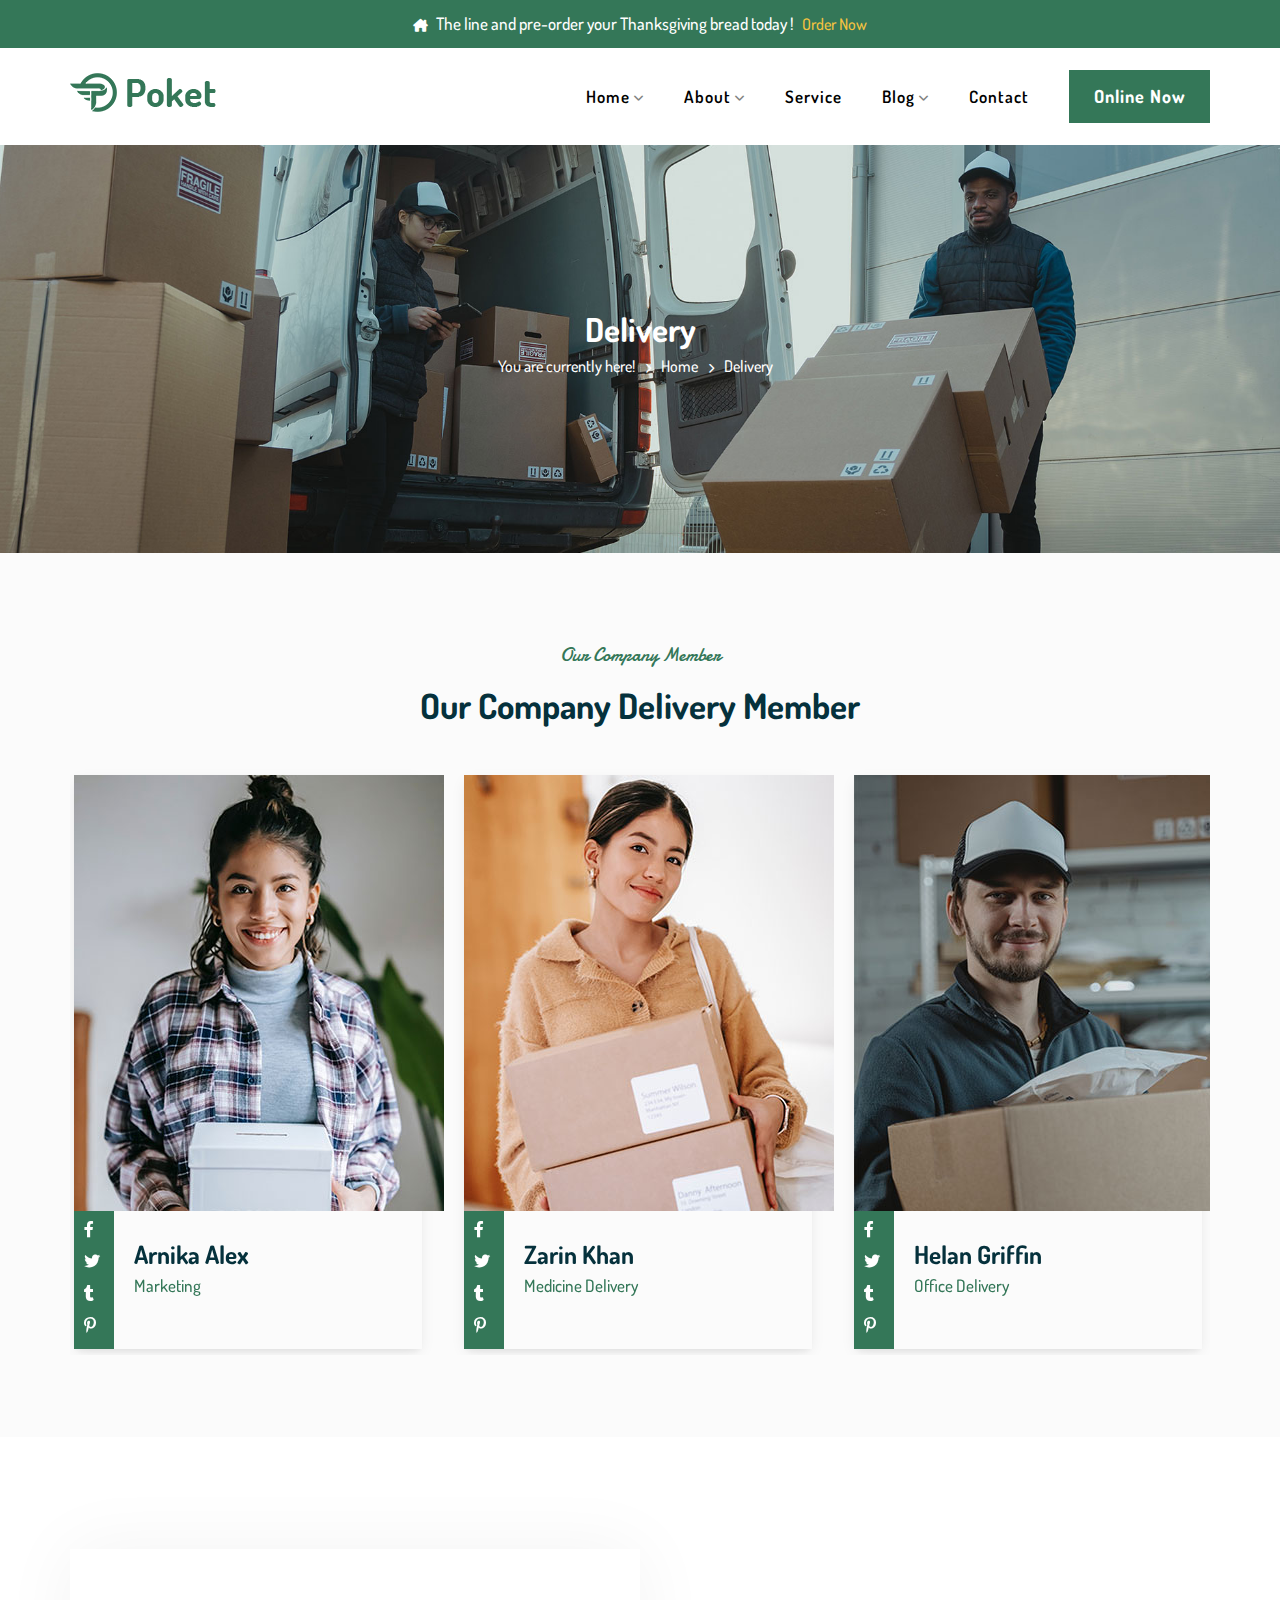
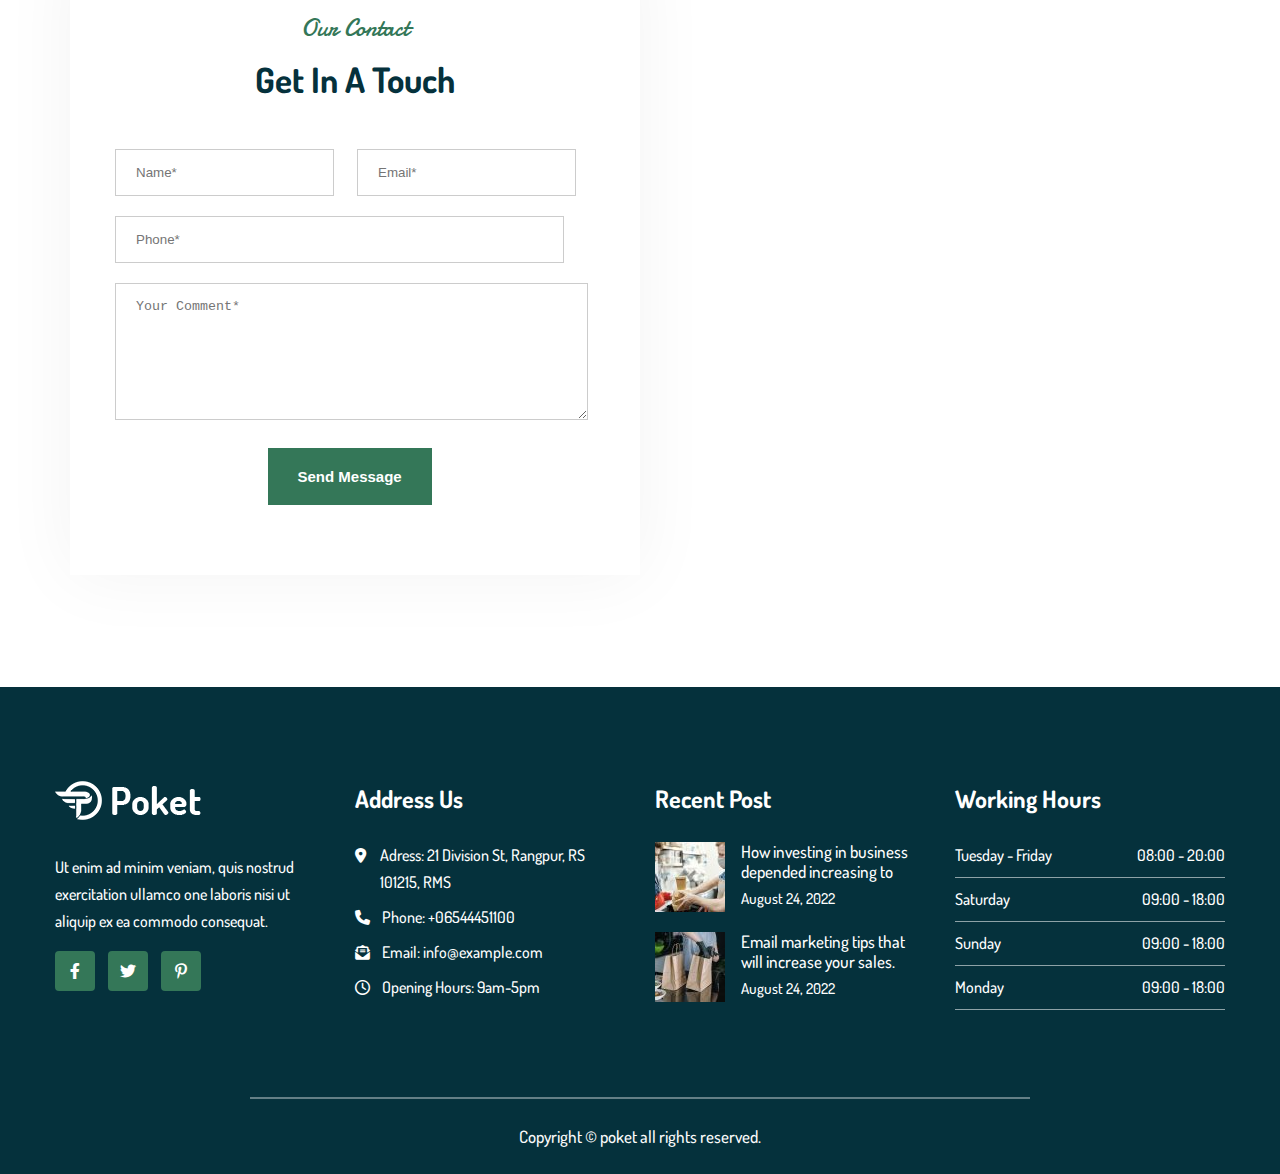
<file: delivery.html>
<!DOCTYPE html>
<html lang="en">
<head>
    <meta charset="UTF-8">
    <meta http-equiv="X-UA-Compatible" content="IE=edge">
    <meta name="viewport" content="width=device-width, initial-scale=1.0">
    <title>Pcket Delivery</title>

    <!-- Favicon Icon -->
    <link rel="icon" type="image/png" href="image/favicon.png">

    <!-- Font Owsome -->
    <link rel="stylesheet" href="css/all.min.css">

    <!-- Owl Carousel (Slider) -->
    <link rel="stylesheet" href="css/owl.carousel.min.css">
    <link rel="stylesheet" href="css/owl.theme.default.min.css">

    <!-- Style Sheet Link -->
    <link rel="stylesheet" href="css/style.css">


</head>
<body>
    
    <!-- Start Header -->
        <header>
            <!-- Start Top Header -->
                <div class="bgGreen">
                    <div class="container">
                        <div class="top_header ">
                            <div class="order_info flex justify_center">
                                <div>
                                    <a href="index.html"><i class="fa-solid fa-house-chimney"></i></a>  
                                    <span> The line and pre-order your Thanksgiving bread today !</span>
                                    <a href="#">Order Now</a>
                                </div>
                            </div>
                        </div>
                    </div>
                </div>
                <!-- End Top Header -->
                
                <!-- Start Logo Headre -->
                <div class="bgwhite sticky">
                    <div class="container">
                        <div class="main_header flex justify_between align_center">
                            <div class="main_logo">
                                <a href="index.html"><img src="image/main_logo.png" alt=""></a>
                            </div>
                            <!-- Start Navigation -->
                            <nav>
                                <ul class="main_menu flex align_center">
                                    <li><a href="#">home <i class="fa-sharp fa-solid fa-angle-down arrow_down"></i></a>
                                        <ul class="sub_menu">
                                            <li><a href="index.html">home page</a></li>
                                            <li><a href="home-video.html">home video page</a></li>
                                            <li><a href="index.html">landing page</a></li>
                                        </ul>
                                    </li>
                                    <li><a href="about.html">about <i class="fa-sharp fa-solid fa-angle-down arrow_down"></i></a>
                                        <ul class="sub_menu">
                                            <li><a href="about.html">about</a></li>
                                            <li><a href="delivery.html">delivery</a></li>
                                            <li><a href="team.html">team</a></li>
                                            <li><a href="paricing-table.html">pricing table</a></li>    
                                            <li><a href="testimonial.html">testimonial</a></li>
                                            <li><a href="faq.html">faq page</a></li>
                                            <li><a href="project.html">project</a></li>
                                        </ul>
                                    </li>
                                    <li><a href="service.html">service</a></li>
                                    <li><a href="#">blog <i class="fa-sharp fa-solid fa-angle-down arrow_down"></i></a>
                                        <ul class="sub_menu">
                                            <li><a href="blog.html">blog grid</a></li>
                                            <li><a href="blog-left.html">blog left sidebar</a></li>
                                            <li><a href="blog-right.html">blog right sidebar</a></li>
                                        </ul>
                                    </li>
                                    <li><a href="contact.html">contact</a></li>
                                    <!-- Start Button -->
                                        <div class="button">
                                            <a href="#" class="btn">Online Now</a>
                                        </div>
                                    <!-- End Button -->
                                </ul>
                            </nav>
                            <!-- End Navigation -->
                        </div>
                    </div>
                </div>
                <!-- End Logo Headre -->
        </header>
    <!-- End Header -->

    <!-- Start Main Section -->
        <main>  
            <!-- Start Main Slider -->
            <div class="about-area">
                <div class="container">
                    <div class="about-txt">
                        <h2>Delivery</h2>
                    </div>
                    <div class="breadcumb-inner justify_center">
                        <ul class="flex justify_center">
                            <li>You are currently here! </li>
                            <li><i class="fa-solid fa-chevron-right"></i></li>
                            <li><a href="index.html">Home</a></li>
                            <li><i class="fa-solid fa-chevron-right"></i></li>
                            <li><a href="delivery.html">Delivery</a></li>
                        </ul>
                    </div>
                </div>
            </div>
            <!-- End Main Slider -->

            <!-- Start Company Member -->
            <div class="bgcolor">
                <div class="container spacer">
                    <div class="company_member_area ">
                        <div class="company_member_title">
                            <h3 class="title_main">Our Company Member</h3>
                            <h2 class="title_sub">Our Company Delivery Member</h2>
                        </div>
                    </div>
                    <!-- Start Company Member Slider -->
                    <div class="owl-carousel owl-theme" id="member_slider">
                        <div class="item">
                            <div class="mslider_contant flex">
                                <div class="mslider_img">
                                    <img src="image/Zarin Khan.jpeg" alt="">
                                </div>
                                <div class="mslider_icon flex">
                                    <ul>
                                        <li><a href="#"><i class="fa-brands fa-facebook-f"></i></a></li>
                                        <li><a href="#"><i class="fa-brands fa-twitter"></i></a></li>
                                        <li><a href="#"><i class="fa-brands fa-tumblr"></i></a></li>
                                        <li><a href="#"><i class="fa-brands fa-pinterest-p"></i></a></li>
                                    </ul>
                                </div>
                                <div class="mslider_name">
                                    <h5><a href="#">Zarin Khan</a></h5>
                                    <p>Medicine Delivery</p>
                                </div>
                            </div>
                        </div>
                        <div class="item">
                            <div class="mslider_contant flex">
                                <div class="mslider_img">
                                    <img src="image/Helan Griffin.jpeg" alt="">
                                </div>
                                <div class="mslider_icon flex">
                                    <ul>
                                        <li><a href="#"><i class="fa-brands fa-facebook-f"></i></a></li>
                                        <li><a href="#"><i class="fa-brands fa-twitter"></i></a></li>
                                        <li><a href="#"><i class="fa-brands fa-tumblr"></i></a></li>
                                        <li><a href="#"><i class="fa-brands fa-pinterest-p"></i></a></li>
                                    </ul>
                                </div>
                                <div class="mslider_name">
                                    <h5><a href="#">Helan Griffin</a></h5>
                                    <p>Office Delivery</p>
                                </div>
                            </div>
                        </div>
                        <div class="item">
                            <div class="mslider_contant flex">
                                <div class="mslider_img">
                                    <img src="image/Kutubul Alam.jpeg" alt="">
                                </div>
                                <div class="mslider_icon flex">
                                    <ul>
                                        <li><a href="#"><i class="fa-brands fa-facebook-f"></i></a></li>
                                        <li><a href="#"><i class="fa-brands fa-twitter"></i></a></li>
                                        <li><a href="#"><i class="fa-brands fa-tumblr"></i></a></li>
                                        <li><a href="#"><i class="fa-brands fa-pinterest-p"></i></a></li>
                                    </ul>
                                </div>
                                <div class="mslider_name">
                                    <h5><a href="#">Kutubul Alam </a></h5>
                                    <p>Delivery Man</p>
                                </div>
                            </div>
                        </div>
                        <div class="item">
                            <div class="mslider_contant flex">
                                <div class="mslider_img">
                                    <img src="image/Arnika  Alex.jpeg" alt="">
                                </div>
                                <div class="mslider_icon flex">
                                    <ul>
                                        <li><a href="#"><i class="fa-brands fa-facebook-f"></i></a></li>
                                        <li><a href="#"><i class="fa-brands fa-twitter"></i></a></li>
                                        <li><a href="#"><i class="fa-brands fa-tumblr"></i></a></li>
                                        <li><a href="#"><i class="fa-brands fa-pinterest-p"></i></a></li>
                                    </ul>
                                </div>
                                <div class="mslider_name">
                                    <h5><a href="#">Arnika  Alex</a></h5>
                                    <p>Marketing</p>
                                </div>
                            </div>
                        </div>
                    </div>
                    <!-- End Company Member Slider -->
                </div>
            </div>
            <!-- End Company Member --> 

            <!-- Start Form And Map Area -->
            <div class="container spacer">
                <div class="form_and_map flex">
                    <div class="form_sec">
                        <div class="form_title">
                            <h2 class="title_main">Our Contact</h2>
                            <h3 class="title_sub">Get In A Touch</h3>
                        </div>
                        <div class="form_area">
                            <input type="text" placeholder="Name*">
                            <input type="email" name="" id="" placeholder="Email*">
                            <input type="number" name="" id="" placeholder="Phone*"><br>
                            <textarea rows="7" cols="52" placeholder="Your Comment*"></textarea> <br>
                            <div class="form_btn">
                                <button type="submit" name="ok" class="btn">Send Message</button> 
                            </div>
                        </div>
                    </div>
                    <div class="map_sec">
                        <iframe src="https://maps.google.com/maps?q=webitrangpur&amp;t=m&amp;z=10&amp;output=embed&amp;iwloc=near" title="webitrangpur" aria-label="webitrangpur"></iframe>
                    </div>
                </div>
            </div>
            <!-- End Form And Map Area -->

        </main>
    <!-- End Main Section -->
    
    <!-- Start Footer -->
        <footer>
            <div class="footer_bg">
                <div class="footer_middle">
                    <div class="footer_container flex">
                        <div class="main_footer">
                            <div class="footer_about">
                                <div class="footer_description">
                                    <div class="footer_description_text">
                                        <a href="#"><img src="image/footer_logo.png" alt=""></a>
                                        <p>Ut enim ad minim veniam, quis nostrud exercitation ullamco one laboris nisi ut aliquip ex ea commodo consequat.</p>
                                        <div class="footer_social_icon">
                                            <a href="facebook"><i class="fa-brands fa-facebook-f"></i></a>
                                            <a href="twitter"><i class="fa-brands fa-twitter"></i></a>
                                            <a href="Pinterest"><i class="fa-brands fa-pinterest-p"></i></a>
                                        </div>
                                    </div>
                                </div>
                            </div>
                        </div>
                        <div class="main_footer">
                            <div class="footer_about">
                                <div class="footer_description">
                                    <div class="footer_description_text">
                                        <h2 class="widget_title">Address Us</h2>
                                        <div class="footer_addres">
                                            <div class="footer_inner">
                                                <div class="footer_inner_icon">
                                                    <i class="fa-solid fa-location-dot"></i>
                                                </div>
                                                <div class="footer_inner_info">
                                                    <p>Adress: 21 Division St, Rangpur, RS 101215, RMS</p>
                                                </div>
                                            </div>
                                            <div class="footer_inner">
                                                <div class="footer_inner_icon">
                                                    <i class="fa-solid fa-phone"></i>
                                                </div>
                                                <div class="footer_inner_info">
                                                    <p>Phone: +06544451100</p>
                                                </div>
                                            </div>
                                            <div class="footer_inner">
                                                <div class="footer_inner_icon">
                                                    <i class="fa-solid fa-envelope-open-text"></i>
                                                </div>
                                                <div class="footer_inner_info">
                                                    <p>Email: info@example.com</p>
                                                </div>
                                            </div>
                                            <div class="footer_inner">
                                                <div class="footer_inner_icon">
                                                    <i class="fa-regular fa-clock"></i>
                                                </div>
                                                <div class="footer_inner_info">
                                                    <p>Opening Hours: 9am-5pm</p>
                                                </div>
                                            </div>
                                        </div>
                                    </div>
                                </div>
                            </div>
                        </div>
                        <div class="main_footer">
                            <div class="footer_about">
                                <div class="footer_description">
                                    <div class="footer_description_text">
                                        <h2 class="widget_title">Recent Post</h2>
                                        <div class="footer_addres">
                                            <div class="footer_inner">
                                                <div class="footer_post_item">
                                                    <div class="footer_inner_image">
                                                        <a href="#"><img src="image/footer_img1.jpeg" alt=""></a>
                                                    </div>
                                                    <div class="footer_post_info">
                                                        <p>How investing in business depended increasing to</p>
                                                        <span>August 24, 2022</span>
                                                    </div>
                                                </div>
                                            </div>
                                            <div class="footer_inner">
                                                <div class="footer_post_item">
                                                    <div class="footer_inner_image">
                                                        <a href="#"><img src="image/footer_img2.jpeg" alt=""></a>
                                                    </div>
                                                    <div class="footer_post_info">
                                                        <p>Email marketing tips that will increase your sales.</p>
                                                        <span>August 24, 2022</span>
                                                    </div>
                                                </div>
                                            </div>
                                        </div>
                                    </div>
                                </div>
                            </div>
                        </div>
                        <div class="main_footer">
                            <div class="footer_about">
                                <div class="footer_description">
                                    <div class="footer_description_text">
                                        <h2 class="widget_title">Working Hours</h2>
                                        <div class="footer_addres">
                                            <div class="footer_inner">
                                                <div class="footer_table">
                                                    <div class="footer_sub_table flex justify_between">
                                                        <span>Tuesday - Friday</span>
                                                        <span>08:00 - 20:00</span>
                                                    </div>
                                                    <div class="footer_sub_table flex justify_between">
                                                        <span>Saturday</span>
                                                        <span>09:00 - 18:00</span>
                                                    </div>
                                                    <div class="footer_sub_table flex justify_between">
                                                        <span>Sunday</span>
                                                        <span>09:00 - 18:00</span>
                                                    </div>
                                                    <div class="footer_sub_table flex justify_between">
                                                        <span>Monday</span>
                                                        <span>09:00 - 18:00</span>
                                                    </div>
                                                </div>
                                            </div>
                                        </div>
                                    </div>
                                </div>
                            </div>
                        </div>
                    </div>
                </div>
                <div class="footer_bottom">
                    <div class="footer_container">
                        <div class="web_copyright">
                            <p> Copyright © poket all rights reserved.</p>
                        </div>
                    </div>
                </div>
            </div>
        </footer>
    <!-- End Footer -->

    <!-- Start Scroll Top -->
    <div id="top" onclick="toTop()">
        <a href="#" id="scrollUp"><i class="fa-solid fa-chevron-up"></i></a>
    </div>
    <!-- End Scroll Top -->


            <!-- *********************************
                        Script link
                ********************************** -->
    
    <script src="js/jquery-3.6.4.min.js"></script>
    <script src="js/owl.carousel.min.js"></script>
    <script src="js/script.js"></script>

</body>
</html>
</file>
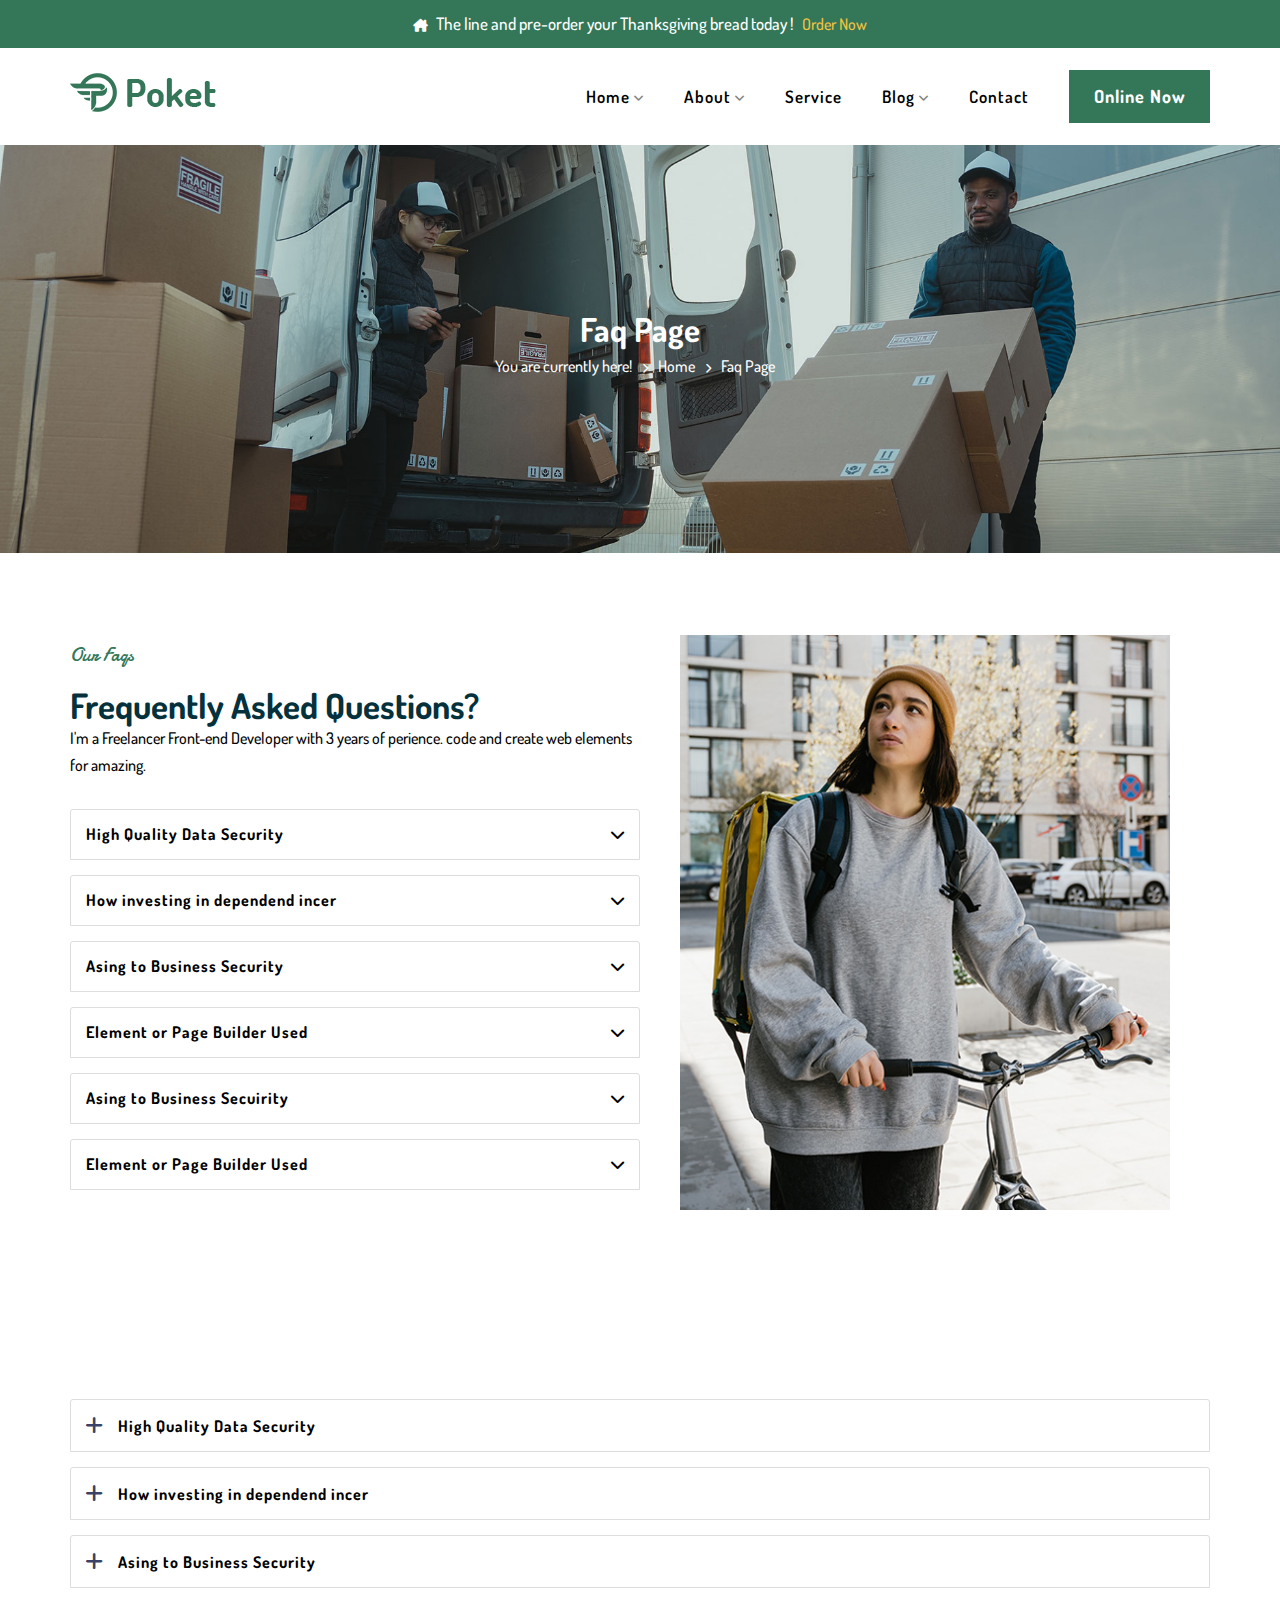
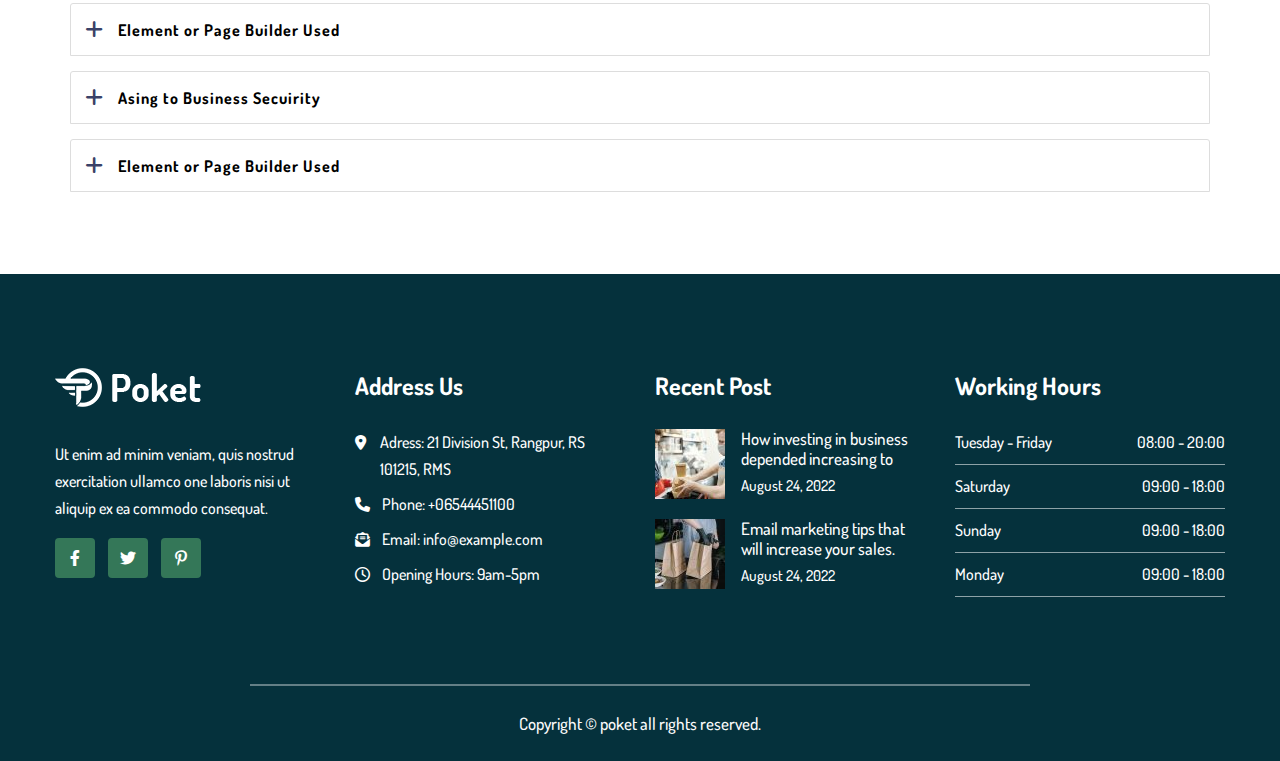
<file: faq.html>
<!DOCTYPE html>
<html lang="en">
<head>
    <meta charset="UTF-8">
    <meta http-equiv="X-UA-Compatible" content="IE=edge">
    <meta name="viewport" content="width=device-width, initial-scale=1.0">
    <title>Pcket Delivery</title>

    <!-- Favicon Icon -->
    <link rel="icon" type="image/png" href="image/favicon.png">

    <!-- Font Owsome -->
    <link rel="stylesheet" href="css/all.min.css">

    <!-- Owl Carousel (Slider) -->
    <link rel="stylesheet" href="css/owl.carousel.min.css">
    <link rel="stylesheet" href="css/owl.theme.default.min.css">

    <!-- Style Sheet Link -->
    <link rel="stylesheet" href="css/style.css">


</head>
<body>
    
    <!-- Start Header -->
        <header>
            <!-- Start Top Header -->
                <div class="bgGreen">
                    <div class="container">
                        <div class="top_header ">
                            <div class="order_info flex justify_center">
                                <div>
                                    <a href="index.html"><i class="fa-solid fa-house-chimney"></i></a>  
                                    <span> The line and pre-order your Thanksgiving bread today !</span>
                                    <a href="#">Order Now</a>
                                </div>
                            </div>
                        </div>
                    </div>
                </div>
                <!-- End Top Header -->
                
                <!-- Start Logo Headre -->
                <div class="bgwhite sticky">
                    <div class="container">
                        <div class="main_header flex justify_between align_center">
                            <div class="main_logo">
                                <a href="index.html"><img src="image/main_logo.png" alt=""></a>
                            </div>
                            <!-- Start Navigation -->
                            <nav>
                                <ul class="main_menu flex align_center">
                                    <li><a href="#">home <i class="fa-sharp fa-solid fa-angle-down arrow_down"></i></a>
                                        <ul class="sub_menu">
                                            <li><a href="index.html">home page</a></li>
                                            <li><a href="home-video.html">home video page</a></li>
                                            <li><a href="index.html">landing page</a></li>
                                        </ul>
                                    </li>
                                    <li><a href="about.html">about <i class="fa-sharp fa-solid fa-angle-down arrow_down"></i></a>
                                        <ul class="sub_menu">
                                            <li><a href="about.html">about</a></li>
                                            <li><a href="delivery.html">delivery</a></li>
                                            <li><a href="team.html">team</a></li>
                                            <li><a href="paricing-table.html">pricing table</a></li>    
                                            <li><a href="testimonial.html">testimonial</a></li>
                                            <li><a href="faq.html">faq page</a></li>
                                            <li><a href="project.html">project</a></li>
                                        </ul>
                                    </li>
                                    <li><a href="service.html">service</a></li>
                                    <li><a href="#">blog <i class="fa-sharp fa-solid fa-angle-down arrow_down"></i></a>
                                        <ul class="sub_menu">
                                            <li><a href="blog.html">blog grid</a></li>
                                            <li><a href="blog-left.html">blog left sidebar</a></li>
                                            <li><a href="blog-right.html">blog right sidebar</a></li>
                                        </ul>
                                    </li>
                                    <li><a href="contact.html">contact</a></li>
                                    <!-- Start Button -->
                                        <div class="button">
                                            <a href="#" class="btn">Online Now</a>
                                        </div>
                                    <!-- End Button -->
                                </ul>
                            </nav>
                            <!-- End Navigation -->
                        </div>
                    </div>
                </div>
                <!-- End Logo Headre -->
        </header>
    <!-- End Header -->

    <!-- Start Main Section -->
        <main>  
            <!-- Start Main Slider -->
            <div class="about-area">
                <div class="container">
                    <div class="about-txt">
                        <h2>Faq Page</h2>
                    </div>
                    <div class="breadcumb-inner justify_center">
                        <ul class="flex justify_center">
                            <li>You are currently here! </li>
                            <li><i class="fa-solid fa-chevron-right"></i></li>
                            <li><a href="index.html">Home</a></li>
                            <li><i class="fa-solid fa-chevron-right"></i></li>
                            <li><a href="faq.html">Faq Page</a></li>
                        </ul>
                    </div>
                </div>
            </div>
            <!-- End Main Slider -->

            <!-- Start Faq Area -->
            <div class="container spacer">
                <div class="main_faq flex">
                    <div class="questions_faq">
                        <h3 class="title_main">Our Faqs</h3>
                        <h2 class="title_sub">Frequently Asked Questions?</h2>
                        <p>I'm a Freelancer Front-end Developer with 3 years of perience. code and create web elements for amazing.</p>
                        <div class="main_questions_faq">
                            <ul>
                                <li class="faq_txt">
                                    <h1 class="accordion flex justify_between align_center"><a href="#">High Quality Data Security</a><i class="fa-solid fa-chevron-down"></i></h1>
                                    <p class="panel">Anyone who loves or pursues or desires to obtain pain of itself, because it is pain timelines for the digital consulting.</p>
                                </li>
                                <li class="faq_txt">
                                    <h1 class="accordion flex justify_between align_center"><a href="#">How investing in dependend incer</a><i class="fa-solid fa-chevron-down"></i></h1>
                                    <p class="panel">Anyone who loves or pursues or desires to obtain pain of itself, because it is pain timelines for the digital consulting.</p>
                                </li>
                                <li class="faq_txt">
                                    <h1 class="accordion flex justify_between align_center"><a href="#">Asing to Business Security</a><i class="fa-solid fa-chevron-down"></i></h1>
                                    <p class="panel">Anyone who loves or pursues or desires to obtain pain of itself, because it is pain timelines for the digital consulting.</p>
                                </li>
                                <li class="faq_txt">
                                    <h1 class="accordion flex justify_between align_center"><a href="#">Element or Page Builder Used</a><i class="fa-solid fa-chevron-down"></i></h1>
                                    <p class="panel">Anyone who loves or pursues or desires to obtain pain of itself, because it is pain timelines for the digital consulting.</p>
                                </li>
                                <li class="faq_txt">
                                    <h1 class="accordion flex justify_between align_center"><a href="#">Asing to Business Secuirity</a><i class="fa-solid fa-chevron-down"></i></h1>
                                    <p class="panel">Anyone who loves or pursues or desires to obtain pain of itself, because it is pain timelines for the digital consulting.</p>
                                </li>
                                <li class="faq_txt">
                                    <h1 class="accordion flex justify_between align_center"><a href="#">Element or Page Builder Used</a><i class="fa-solid fa-chevron-down"></i></h1>
                                    <p class="panel">Anyone who loves or pursues or desires to obtain pain of itself, because it is pain timelines for the digital consulting.</p>
                                </li>
                            </ul>
                        </div>
                    </div>
                    <div class="image_faq">
                        <img src="image/our_about.jpeg" alt="">
                    </div>
                </div>
            </div>
            <!-- End Faq Area --> 

            <!-- Star Faq Area 2-->
            <div class="container spacer">
                <div class="main_questions_faq2">
                    <ul>
                        <li class="faq_txt2">
                            <h1 class="accordion"><i class="fa-solid fa-plus"></i><a href="#">High Quality Data Security</a></h1>
                            <p class="panel">Lorem ipsum dolorconsectetur adipisicing elit, sed do eiusmod tempor incididunt ut labore et dolore magna aliqu ad minim veniam, quis nostrud exercitation.Lorem ipsum dolorconsectetur adipisicing elit, sed do eiusmod tempor incididunt ut labore et dolore magna aliqu ad minim veniam, quis nostrud exercitation.</p>
                        </li>
                        <li class="faq_txt2">
                            <h1 class="accordion"><i class="fa-solid fa-plus"></i><a href="#">How investing in dependend incer</a></h1>
                            <p class="panel">Lorem ipsum dolorconsectetur adipisicing elit, sed do eiusmod tempor incididunt ut labore et dolore magna aliqu ad minim veniam, quis nostrud exercitation.Lorem ipsum dolorconsectetur adipisicing elit, sed do eiusmod tempor incididunt ut labore et dolore magna aliqu ad minim veniam, quis nostrud exercitation.</p>
                        </li>
                        <li class="faq_txt2">
                            <h1 class="accordion"><i class="fa-solid fa-plus"></i><a href="#">Asing to Business Security</a></h1>
                            <p class="panel">Lorem ipsum dolorconsectetur adipisicing elit, sed do eiusmod tempor incididunt ut labore et dolore magna aliqu ad minim veniam, quis nostrud exercitation.Lorem ipsum dolorconsectetur adipisicing elit, sed do eiusmod tempor incididunt ut labore et dolore magna aliqu ad minim veniam, quis nostrud exercitation.</p>
                        </li>
                        <li class="faq_txt2">
                            <h1 class="accordion"><i class="fa-solid fa-plus"></i><a href="#">Element or Page Builder Used</a></h1>
                            <p class="panel">Lorem ipsum dolorconsectetur adipisicing elit, sed do eiusmod tempor incididunt ut labore et dolore magna aliqu ad minim veniam, quis nostrud exercitation.Lorem ipsum dolorconsectetur adipisicing elit, sed do eiusmod tempor incididunt ut labore et dolore magna aliqu ad minim veniam, quis nostrud exercitation.</p>
                        </li>
                        <li class="faq_txt2">
                            <h1 class="accordion"><i class="fa-solid fa-plus"></i><a href="#">Asing to Business Secuirity</a></h1>
                            <p class="panel">Lorem ipsum dolorconsectetur adipisicing elit, sed do eiusmod tempor incididunt ut labore et dolore magna aliqu ad minim veniam, quis nostrud exercitation.Lorem ipsum dolorconsectetur adipisicing elit, sed do eiusmod tempor incididunt ut labore et dolore magna aliqu ad minim veniam, quis nostrud exercitation.</p>
                        </li>
                        <li class="faq_txt2">
                            <h1 class="accordion"><i class="fa-solid fa-plus"></i><a href="#">Element or Page Builder Used</a></h1>
                            <p class="panel">Lorem ipsum dolorconsectetur adipisicing elit, sed do eiusmod tempor incididunt ut labore et dolore magna aliqu ad minim veniam, quis nostrud exercitation.Lorem ipsum dolorconsectetur adipisicing elit, sed do eiusmod tempor incididunt ut labore et dolore magna aliqu ad minim veniam, quis nostrud exercitation.</p>
                        </li>
                    </ul>
                </div>
            </div>
            <!-- End Faq Area 2-->

        </main>
    <!-- End Main Section -->
    
    <!-- Start Footer -->
        <footer>
            <div class="footer_bg">
                <div class="footer_middle">
                    <div class="footer_container flex">
                        <div class="main_footer">
                            <div class="footer_about">
                                <div class="footer_description">
                                    <div class="footer_description_text">
                                        <a href="#"><img src="image/footer_logo.png" alt=""></a>
                                        <p>Ut enim ad minim veniam, quis nostrud exercitation ullamco one laboris nisi ut aliquip ex ea commodo consequat.</p>
                                        <div class="footer_social_icon">
                                            <a href="facebook"><i class="fa-brands fa-facebook-f"></i></a>
                                            <a href="twitter"><i class="fa-brands fa-twitter"></i></a>
                                            <a href="Pinterest"><i class="fa-brands fa-pinterest-p"></i></a>
                                        </div>
                                    </div>
                                </div>
                            </div>
                        </div>
                        <div class="main_footer">
                            <div class="footer_about">
                                <div class="footer_description">
                                    <div class="footer_description_text">
                                        <h2 class="widget_title">Address Us</h2>
                                        <div class="footer_addres">
                                            <div class="footer_inner">
                                                <div class="footer_inner_icon">
                                                    <i class="fa-solid fa-location-dot"></i>
                                                </div>
                                                <div class="footer_inner_info">
                                                    <p>Adress: 21 Division St, Rangpur, RS 101215, RMS</p>
                                                </div>
                                            </div>
                                            <div class="footer_inner">
                                                <div class="footer_inner_icon">
                                                    <i class="fa-solid fa-phone"></i>
                                                </div>
                                                <div class="footer_inner_info">
                                                    <p>Phone: +06544451100</p>
                                                </div>
                                            </div>
                                            <div class="footer_inner">
                                                <div class="footer_inner_icon">
                                                    <i class="fa-solid fa-envelope-open-text"></i>
                                                </div>
                                                <div class="footer_inner_info">
                                                    <p>Email: info@example.com</p>
                                                </div>
                                            </div>
                                            <div class="footer_inner">
                                                <div class="footer_inner_icon">
                                                    <i class="fa-regular fa-clock"></i>
                                                </div>
                                                <div class="footer_inner_info">
                                                    <p>Opening Hours: 9am-5pm</p>
                                                </div>
                                            </div>
                                        </div>
                                    </div>
                                </div>
                            </div>
                        </div>
                        <div class="main_footer">
                            <div class="footer_about">
                                <div class="footer_description">
                                    <div class="footer_description_text">
                                        <h2 class="widget_title">Recent Post</h2>
                                        <div class="footer_addres">
                                            <div class="footer_inner">
                                                <div class="footer_post_item">
                                                    <div class="footer_inner_image">
                                                        <a href="#"><img src="image/footer_img1.jpeg" alt=""></a>
                                                    </div>
                                                    <div class="footer_post_info">
                                                        <p>How investing in business depended increasing to</p>
                                                        <span>August 24, 2022</span>
                                                    </div>
                                                </div>
                                            </div>
                                            <div class="footer_inner">
                                                <div class="footer_post_item">
                                                    <div class="footer_inner_image">
                                                        <a href="#"><img src="image/footer_img2.jpeg" alt=""></a>
                                                    </div>
                                                    <div class="footer_post_info">
                                                        <p>Email marketing tips that will increase your sales.</p>
                                                        <span>August 24, 2022</span>
                                                    </div>
                                                </div>
                                            </div>
                                        </div>
                                    </div>
                                </div>
                            </div>
                        </div>
                        <div class="main_footer">
                            <div class="footer_about">
                                <div class="footer_description">
                                    <div class="footer_description_text">
                                        <h2 class="widget_title">Working Hours</h2>
                                        <div class="footer_addres">
                                            <div class="footer_inner">
                                                <div class="footer_table">
                                                    <div class="footer_sub_table flex justify_between">
                                                        <span>Tuesday - Friday</span>
                                                        <span>08:00 - 20:00</span>
                                                    </div>
                                                    <div class="footer_sub_table flex justify_between">
                                                        <span>Saturday</span>
                                                        <span>09:00 - 18:00</span>
                                                    </div>
                                                    <div class="footer_sub_table flex justify_between">
                                                        <span>Sunday</span>
                                                        <span>09:00 - 18:00</span>
                                                    </div>
                                                    <div class="footer_sub_table flex justify_between">
                                                        <span>Monday</span>
                                                        <span>09:00 - 18:00</span>
                                                    </div>
                                                </div>
                                            </div>
                                        </div>
                                    </div>
                                </div>
                            </div>
                        </div>
                    </div>
                </div>
                <div class="footer_bottom">
                    <div class="footer_container">
                        <div class="web_copyright">
                            <p> Copyright © poket all rights reserved.</p>
                        </div>
                    </div>
                </div>
            </div>
        </footer>
    <!-- End Footer -->

    <!-- Start Scroll Top -->
    <div id="top" onclick="toTop()">
        <a href="#" id="scrollUp"><i class="fa-solid fa-chevron-up"></i></a>
    </div>
    <!-- End Scroll Top -->


            <!-- *********************************
                        Script link
                ********************************** -->
    
    <script src="js/jquery-3.6.4.min.js"></script>
    <script src="js/owl.carousel.min.js"></script>
    <script src="js/script.js"></script>

    <script>
        
    </script>

</body>
</html>
</file>
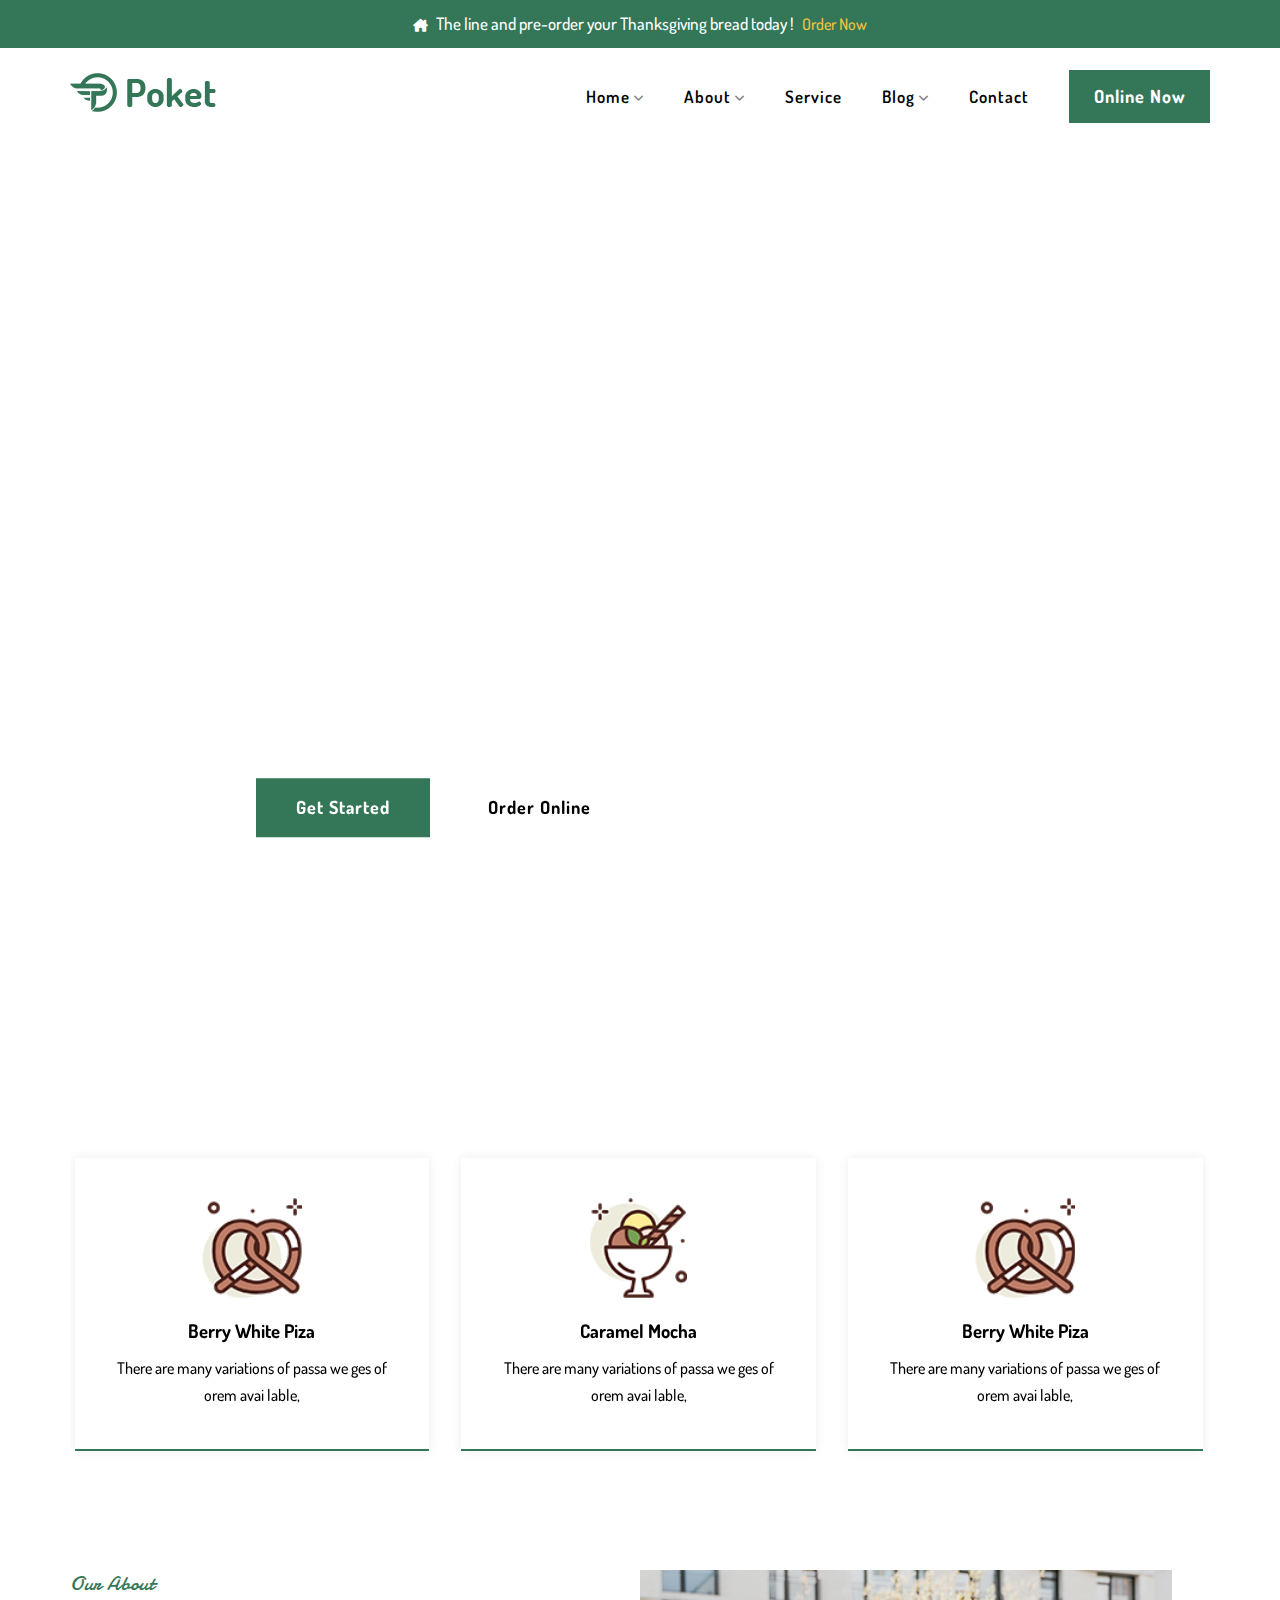
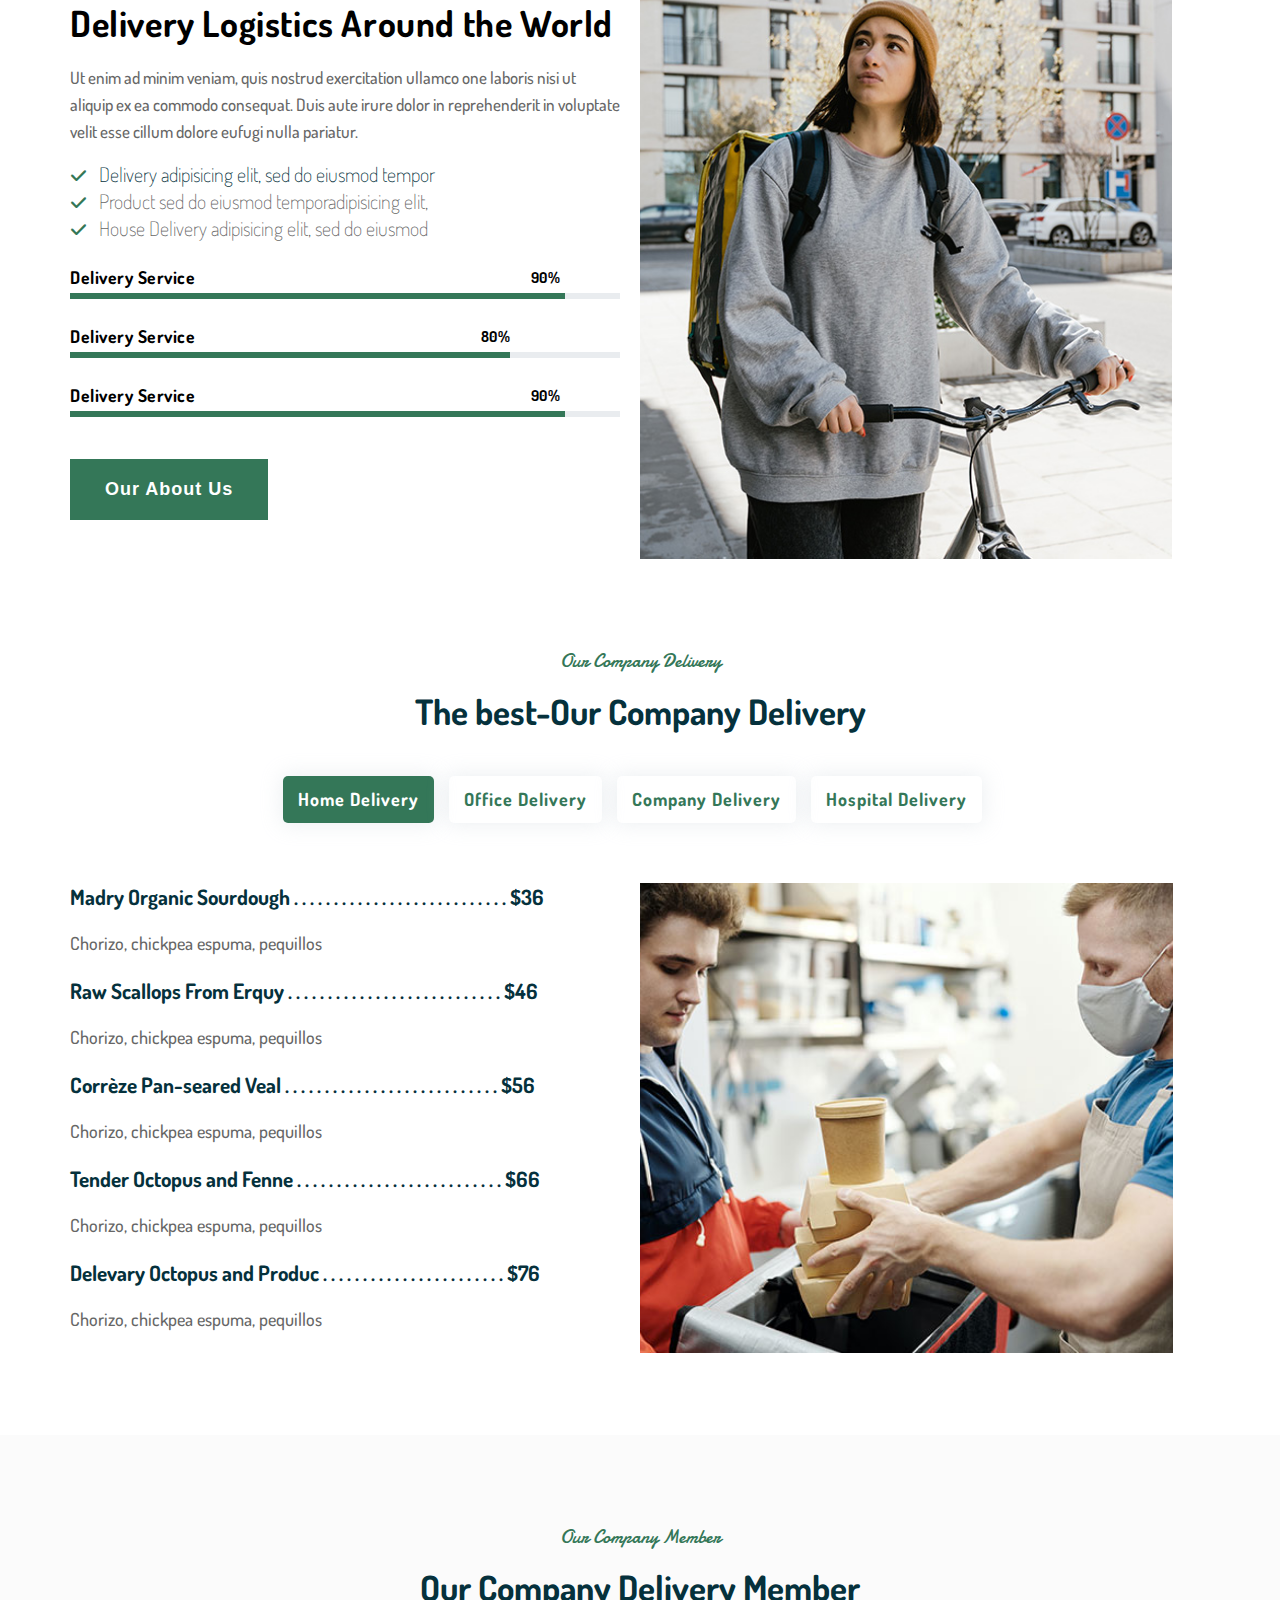
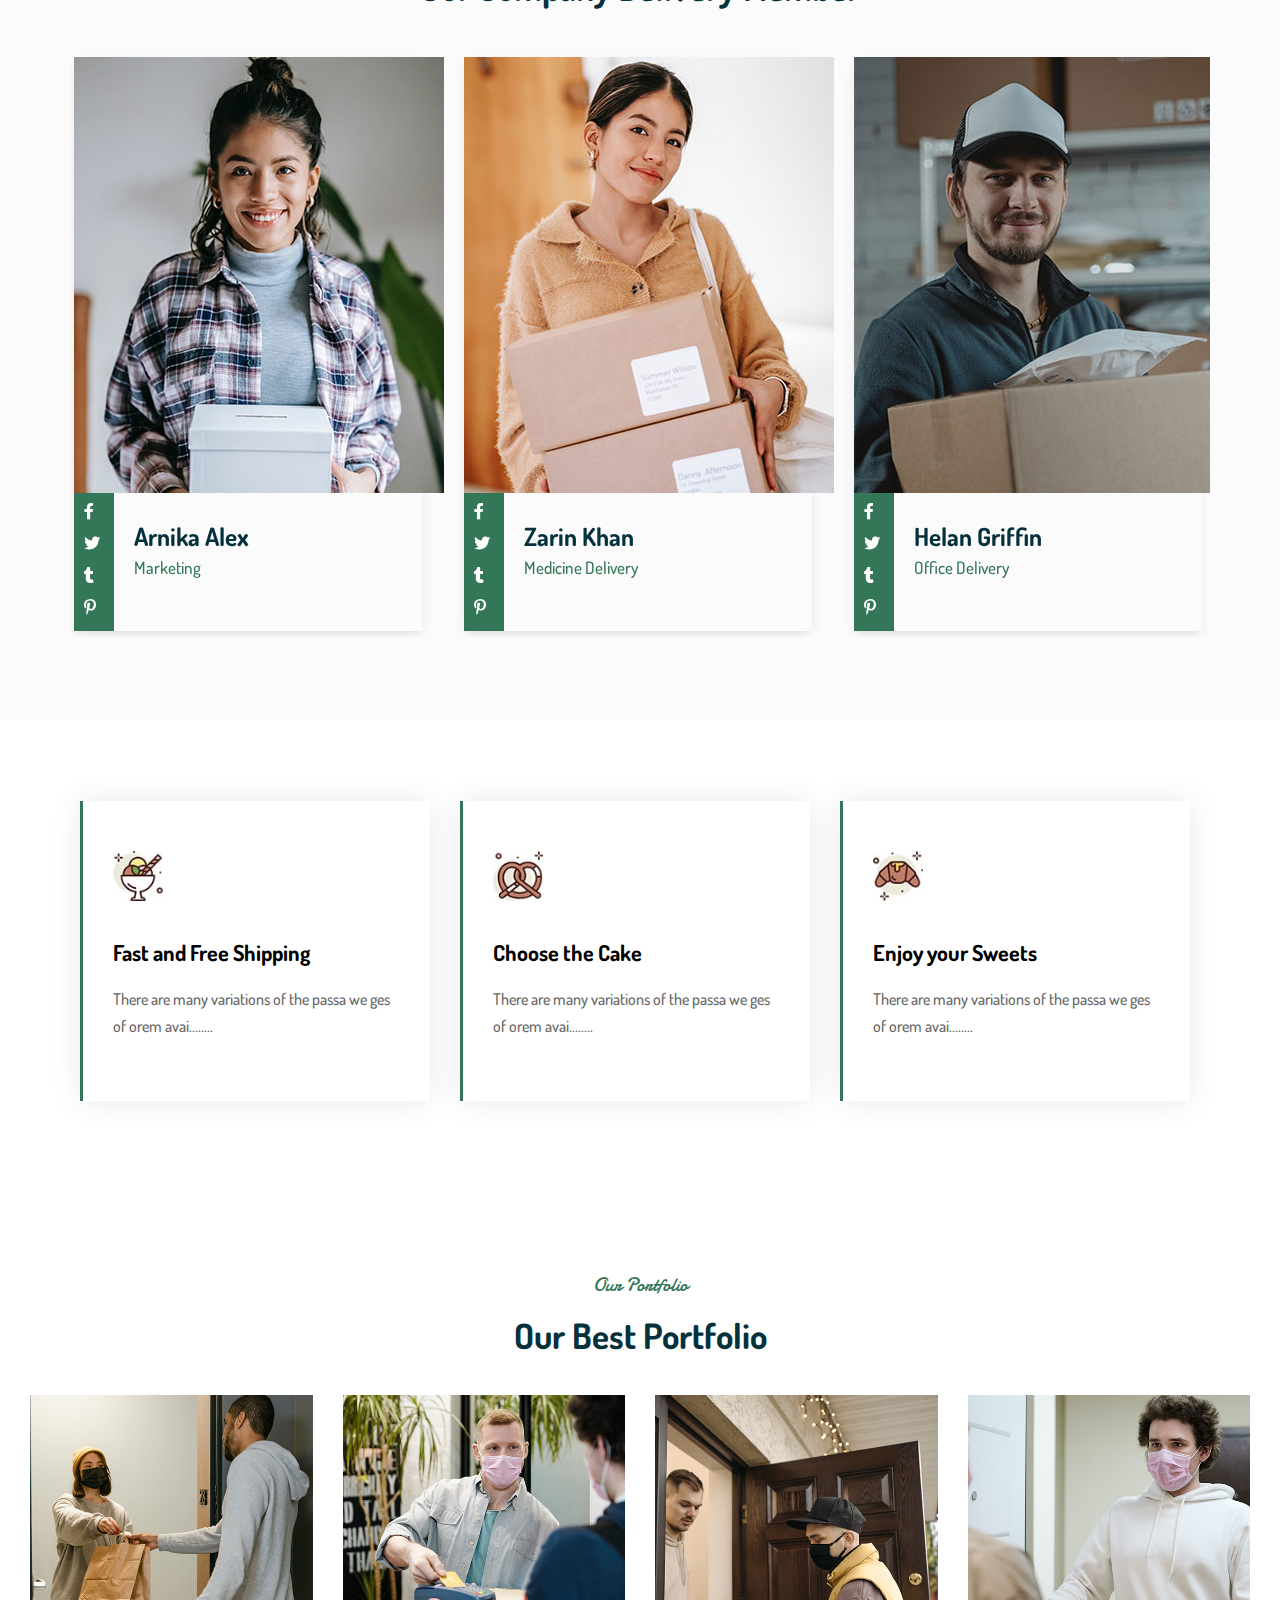
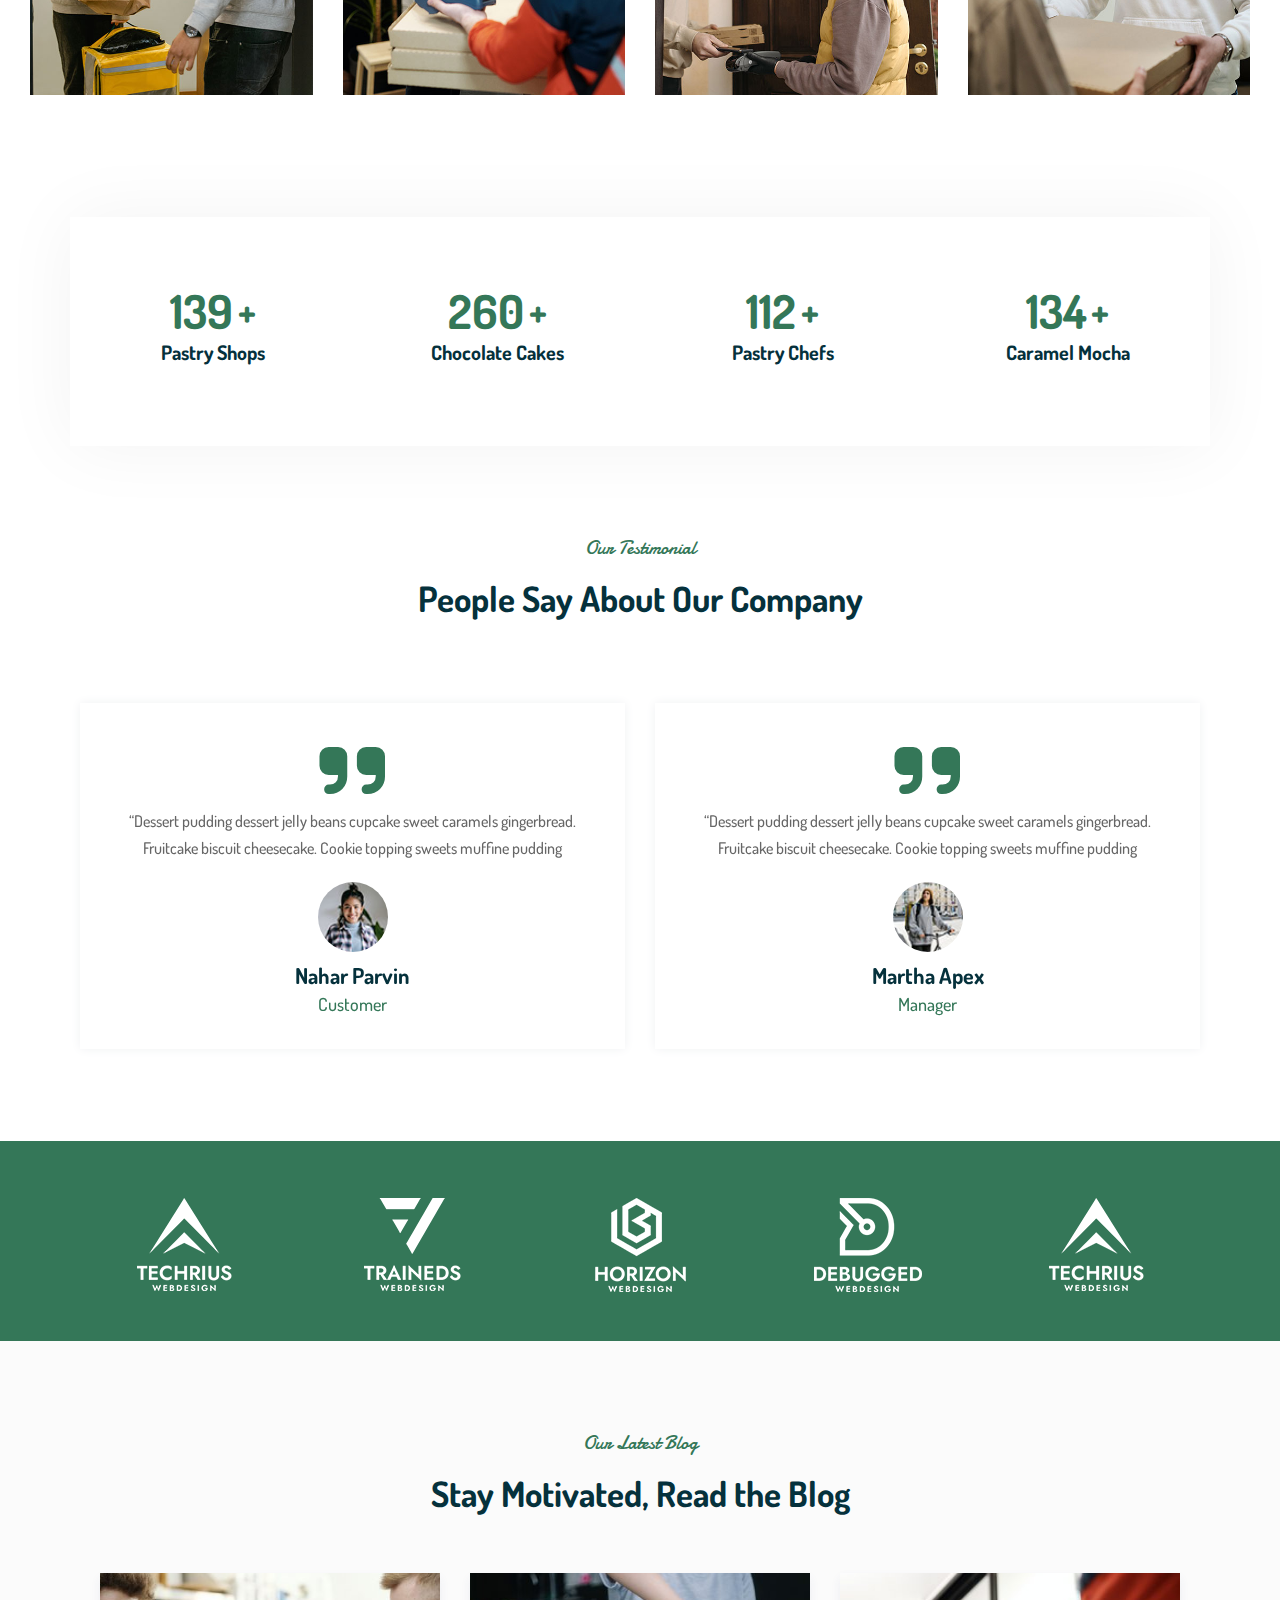
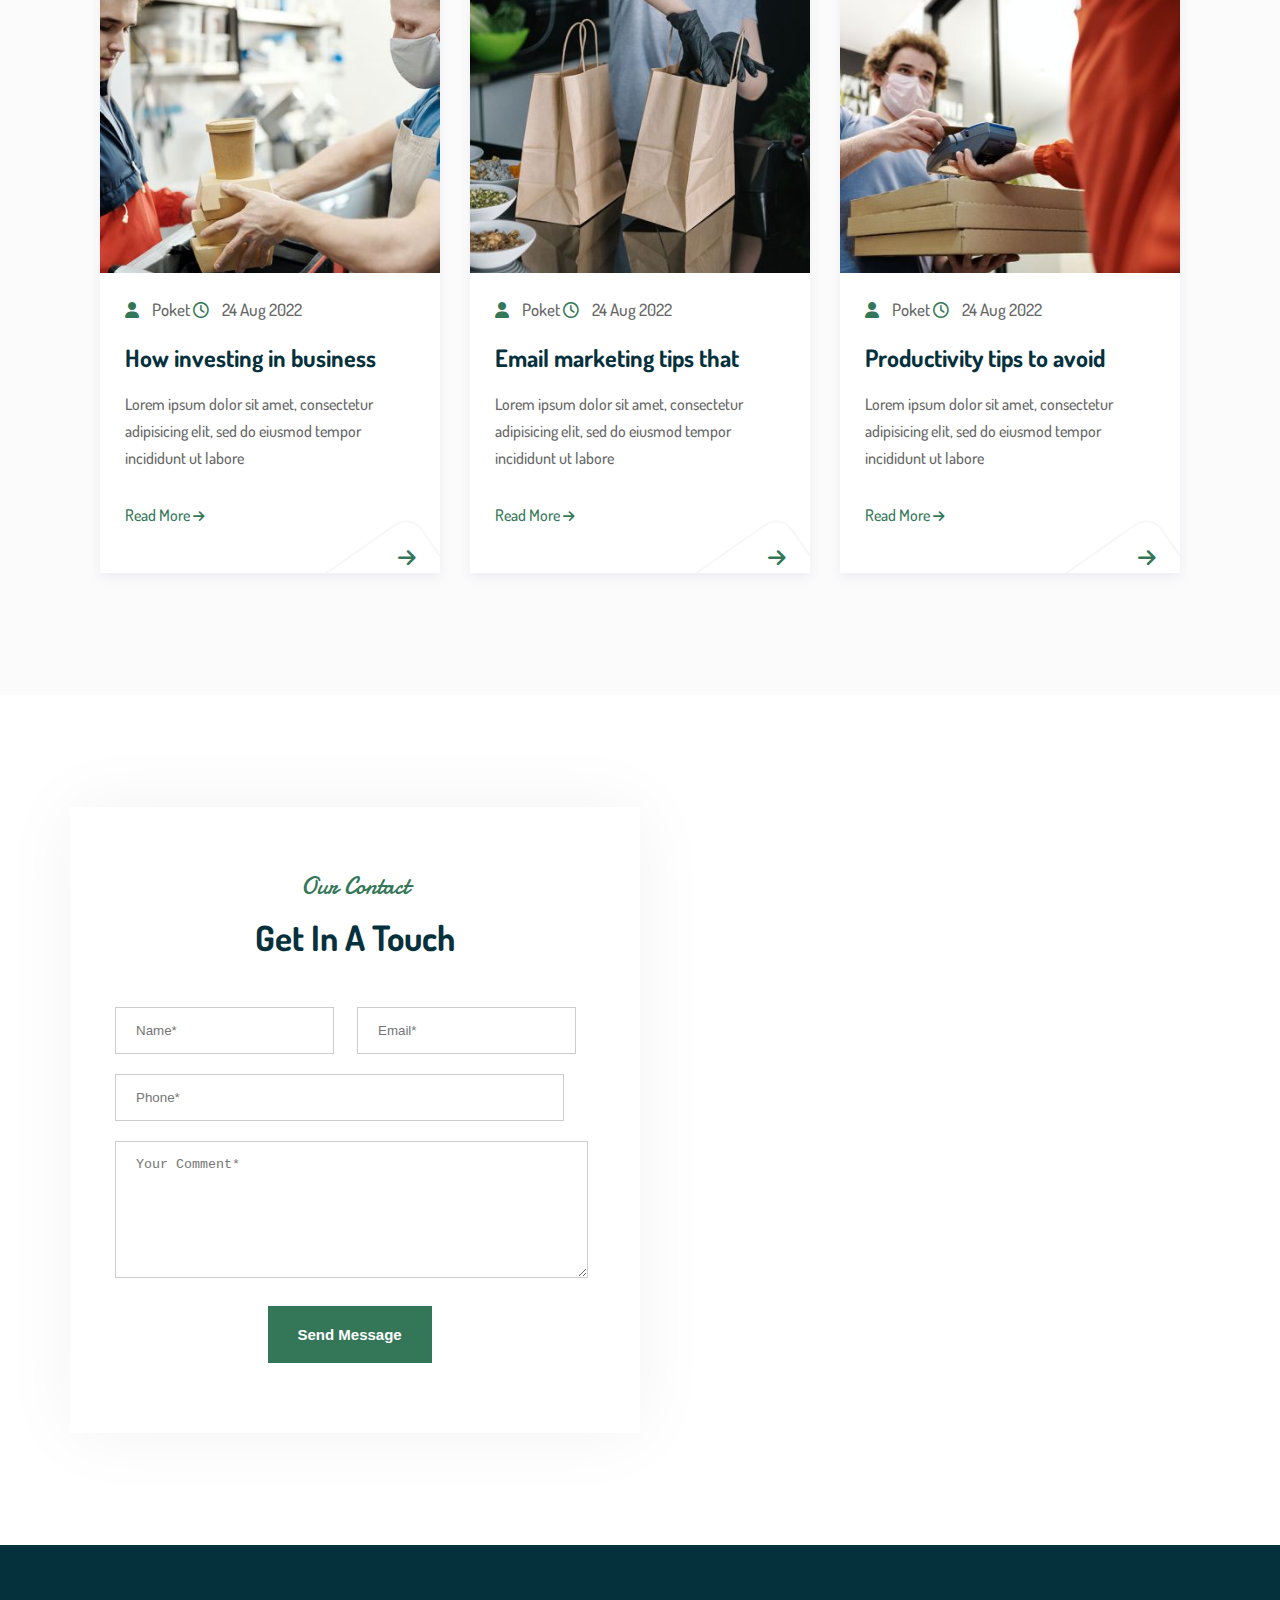
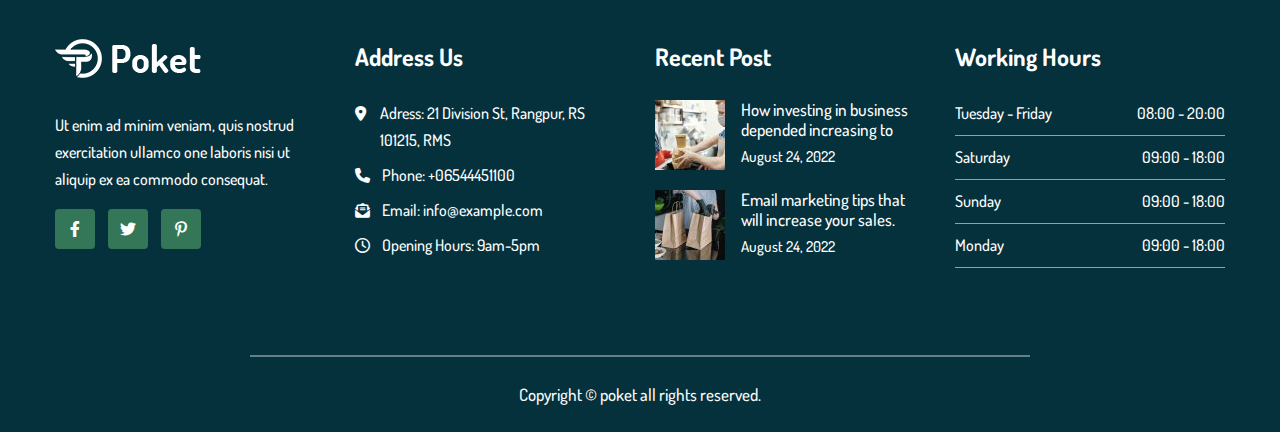
<file: home-video.html>
<!DOCTYPE html>
<html lang="en">
<head>
    <meta charset="UTF-8">
    <meta http-equiv="X-UA-Compatible" content="IE=edge">
    <meta name="viewport" content="width=device-width, initial-scale=1.0">
    <title>Pcket Delivery</title>

    <!-- Favicon Icon -->
    <link rel="icon" type="image/png" href="image/favicon.png">

    <!-- Font Owsome -->
    <link rel="stylesheet" href="css/all.min.css">

    <!-- Owl Carousel (Slider) -->
    <link rel="stylesheet" href="css/owl.carousel.min.css">
    <link rel="stylesheet" href="css/owl.theme.default.min.css">

    <!-- Style Sheet Link -->
    <link rel="stylesheet" href="css/style.css">

</head>
<body>
    
    <!-- Start Header -->
        <header>
            <!-- Start Top Header -->
                <div class="bgGreen">
                    <div class="container">
                        <div class="top_header ">
                            <div class="order_info flex justify_center">
                                <div>
                                    <a href="index.html"><i class="fa-solid fa-house-chimney"></i></a>  
                                    <span> The line and pre-order your Thanksgiving bread today !</span>
                                    <a href="#">Order Now</a>
                                </div>
                            </div>
                        </div>
                    </div>
                </div>
                <!-- End Top Header -->
                
                <!-- Start Logo Headre -->
                <div class="bgwhite sticky">
                    <div class="container">
                        <div class="main_header flex justify_between align_center">
                            <div class="main_logo">
                                <a href="index.html"><img src="image/main_logo.png" alt=""></a>
                            </div>
                            <!-- Start Navigation -->
                            <nav>
                                <ul class="main_menu flex align_center">
                                    <li><a href="#">home <i class="fa-sharp fa-solid fa-angle-down arrow_down"></i></a>
                                        <ul class="sub_menu">
                                            <li><a href="index.html">home page</a></li>
                                            <li><a href="home-video.html">home video page</a></li>
                                            <li><a href="index.html">landing page</a></li>
                                        </ul>
                                    </li>
                                    <li><a href="about.html">about <i class="fa-sharp fa-solid fa-angle-down arrow_down"></i></a>
                                        <ul class="sub_menu">
                                            <li><a href="about.html">about</a></li>
                                            <li><a href="delivery.html">delivery</a></li>
                                            <li><a href="team.html">team</a></li>
                                            <li><a href="paricing-table.html">pricing table</a></li>    
                                            <li><a href="testimonial.html">testimonial</a></li>
                                            <li><a href="faq.html">faq page</a></li>
                                            <li><a href="project.html">project</a></li>
                                        </ul>
                                    </li>
                                    <li><a href="service.html">service</a></li>
                                    <li><a href="#">blog <i class="fa-sharp fa-solid fa-angle-down arrow_down"></i></a>
                                        <ul class="sub_menu">
                                            <li><a href="blog.html">blog grid</a></li>
                                            <li><a href="blog-left.html">blog left sidebar</a></li>
                                            <li><a href="blog-right.html">blog right sidebar</a></li>
                                        </ul>
                                    </li>
                                    <li><a href="contact.html">contact</a></li>
                                    <!-- Start Button -->
                                        <div class="button">
                                            <a href="#" class="btn">Online Now</a>
                                        </div>
                                    <!-- End Button -->
                                </ul>
                            </nav>
                            <!-- End Navigation -->
                        </div>
                    </div>
                </div>
                <!-- End Logo Headre -->
        </header>
    <!-- End Header -->

    <!-- Start Main Section -->
        <main>
            <!-- Start Main Slider -->
            <div class="owl-carousel owl-theme" id="main_video_slider">
                <div class="item">
                    <div class="video_slider">
                    <iframe src="https://www.youtube.com/embed/AN524IrRcW0?playlist=AN524IrRcW0&amp;loop=1&amp;controls=0&amp;showinfo=50&amp;autoplay=1&amp;mute=1"></iframe>
                    </div>
                    <div class="slider_contant">
                        <div class="contant">
                            <h1>We Best Delivery Service</h1>
                            <h2>Our  courier service</h2>
                            <h3> and delivery.</h3>
                        </div>
                        <div class="slider_button">
                            <a href="#" class="slider_btn btn">Get Started</a>
                            <a href="#" class="slider_btn btn active_btn">Order Online</a>
                        </div>
                    </div>
                </div>
            </div>
            <!-- End Main Slider -->
            
            <!--Start Services Area -->
            <div class="service_slider">
                <div class="container spacer">
                    <div class="owl-carousel owl-theme" id="service_slider">
                        <div class="item">
                            <div class="testi_contant">
                                <div class="pro_img">
                                    <img src="image/service1.png" alt="">
                                </div>
                                <h3 class="testi_txt">Caramel Mocha</h3>
                                <p>There are many variations of passa we ges of orem avai lable,</p>
                            </div>
                        </div>
                        <div class="item">
                            <div class="testi_contant">
                                <div class="pro_img">
                                    <img src="image/service2.png" alt="">
                                </div>
                                <h3 class="testi_txt">Berry White Piza</h3>
                                <p>There are many variations of passa we ges of orem avai lable,</p>
                            </div>
                        </div>
                        <div class="item">
                            <div class="testi_contant">
                                <div class="pro_img">
                                    <img src="image/service1.png" alt="">
                                </div>
                                <h3 class="testi_txt">Bakery Croissant</h3>
                                <p>There are many variations of passa we ges of orem avai lable,</p>
                            </div>
                        </div>
                        <div class="item">
                            <div class="testi_contant">
                                <div class="pro_img">
                                    <img src="image/service3.png" alt="">
                                </div>
                                <h3 class="testi_txt">Berry White Cake</h3>
                                <p>There are many variations of passa we ges of orem avai lable,</p>
                            </div>
                        </div>
                        <div class="item">
                            <div class="testi_contant">
                                <div class="pro_img">
                                    <img src="image/service1.png" alt="">
                                </div>
                                <h3 class="testi_txt">Caramel Mocha</h3>
                                <p>There are many variations of passa we ges of orem avai lable,</p>
                            </div>
                        </div>
                        <div class="item">
                            <div class="testi_contant">
                                <div class="pro_img">
                                    <img src="image/service2.png" alt="">
                                </div>
                                <h3 class="testi_txt">Berry White Piza</h3>
                                <p>There are many variations of passa we ges of orem avai lable,</p>
                            </div>
                        </div>
                        <div class="item">
                            <div class="testi_contant">
                                <div class="pro_img">
                                    <img src="image/service1.png" alt="">
                                </div>
                                <h3 class="testi_txt">Bakery Croissant</h3>
                                <p>There are many variations of passa we ges of orem avai lable,</p>
                            </div>
                        </div>
                        <div class="item">
                            <div class="testi_contant">
                                <div class="pro_img">
                                    <img src="image/service3.png" alt="">
                                </div>
                                <h3 class="testi_txt">Berry White Cake</h3>
                                <p>There are many variations of passa we ges of orem avai lable,</p>
                            </div>
                        </div>
                        <div class="item">
                            <div class="testi_contant">
                                <div class="pro_img">
                                    <img src="image/service1.png" alt="">
                                </div>
                                <h3 class="testi_txt">Caramel Mocha</h3>
                                <p>There are many variations of passa we ges of orem avai lable,</p>
                            </div>
                        </div>
                        <div class="item">
                            <div class="testi_contant">
                                <div class="pro_img">
                                    <img src="image/service2.png" alt="">
                                </div>
                                <h3 class="testi_txt">Berry White Piza</h3>
                                <p>There are many variations of passa we ges of orem avai lable,</p>
                            </div>
                        </div>
                    </div>
                </div>
            </div>
            <!--End Services Area -->

            <!-- Start Our About  -->
            <div class="container">
                <div class="about_area flex">
                    <div class="about_contant">
                        <h2>Our About</h2>
                        <h2>Delivery Logistics Around the World</h2>
                        <P> Ut enim ad minim veniam, quis nostrud exercitation ullamco one laboris nisi ut aliquip ex ea commodo consequat. Duis aute irure dolor in reprehenderit in voluptate velit esse cillum dolore eufugi nulla pariatur. </P>
                        <div class="about_list">
                            <ul>
                                <li>
                                    <span><i class="fa-solid fa-check"></i>  Delivery adipisicing elit, sed do eiusmod tempor</span>
                                </li>
                                <li>
                                    <span><i class="fa-solid fa-check"></i>  Product sed do eiusmod temporadipisicing elit,</span>
                                </li>
                                <li>
                                    <span><i class="fa-solid fa-check"></i>  House Delivery adipisicing elit, sed do eiusmod</span>
                                </li>
                            </ul>
                        </div>
                        <div class="animate_line">
                            <div class="space_between flex">
                                <h3>Delivery Service</h3>
                                <span>90%</span>
                            </div>
                            <div class="line">
                                <div class="line1">
                                </div>
                            </div>
                        </div>
                        <div class="animate_line active">
                            <div class="space_between flex">
                                <h3>Delivery Service</h3>
                                <span>80%</span>
                            </div>
                            <div class="line">
                                <div class="line1 line1_active">
                                </div>
                            </div>
                        </div>
                        <div class="animate_line">
                            <div class="space_between flex">
                                <h3>Delivery Service</h3>
                                <span>90%</span>
                            </div>
                            <div class="line">
                                <div class="line1">
                                </div>
                            </div>
                        </div>
                        <button class="about_btn">
                            <a href="index.html" class="btn">Our About Us</a>
                        </button>
                    </div>

                    <div class="about_img">
                        <img src="image/our_about.jpeg" alt="">
                    </div>
                </div>
            </div>
            <!-- End Our About  -->

            <!--Start Company Delivery  -->
            <div class="container spacer">
                <div class="company_delivery_text justify_center">
                    <h3 class="title_main">Our Company Delivery</h3>
                    <h2 class="title_sub">The best-Our Company Delivery</h2>
                    <div class="delivery_nav_btn">
                        <ul class="flex justify_center">
                            <li><a href="index.html" class="btn nav_btn">Home Delivery</a></li>
                            <li><a href="#" class="btn nav_btn">Office Delivery</a></li>
                            <li><a href="#" class="btn nav_btn">Company Delivery</a></li>
                            <li><a href="#" class="btn nav_btn">Hospital Delivery</a></li>
                        </ul>
                    </div>
                    <div class="delivery_contant justify_center">

                    </div>
                </div>
                <div class="delivery_contant flex">
                    <div class="main_contant">
                        <ul>
                            <li>
                                <h3>Madry Organic Sourdough . . . . . . . . . . . . . . . . . . . . . . . . . . . $36</h3>
                                <p>Chorizo, chickpea espuma, pequillos</p>
                            </li>
                            <li>
                                <h3>Raw Scallops From Erquy . . . . . . . . . . . . . . . . . . . . . . . . . . . $46</h3>
                                <p>Chorizo, chickpea espuma, pequillos</p>
                            </li>
                            <li>
                                <h3>Corrèze Pan-seared Veal . . . . . . . . . . . . . . . . . . . . . . . . . . . $56</h3>
                                <p>Chorizo, chickpea espuma, pequillos</p>
                            </li>
                            <li>
                                <h3>Tender Octopus and Fenne . . . . . . . . . . . . . . . . . . . . . . . . . . $66</h3>
                                <p>Chorizo, chickpea espuma, pequillos</p>
                            </li>
                            <li>
                                <h3>Delevary Octopus and Produc . . . . . . . . . . . . . . . . . . . . . . . $76</h3>
                                <p>Chorizo, chickpea espuma, pequillos</p>
                            </li>
                        </ul>
                    </div>
                    <div class="delivery_img">
                        <img src="image/delivery_img.jpeg" alt="">
                    </div>
                </div>
            </div>
            <!--End Company Delivery  -->
            
            <!-- Start Company Member -->
            <div class="bgcolor">
                <div class="container spacer">
                    <div class="company_member_area ">
                        <div class="company_member_title">
                            <h3 class="title_main">Our Company Member</h3>
                            <h2 class="title_sub">Our Company Delivery Member</h2>
                        </div>
                    </div>
                    <!-- Start Company Member Slider -->
                    <div class="owl-carousel owl-theme" id="member_slider">
                        <div class="item">
                            <div class="mslider_contant flex">
                                <div class="mslider_img">
                                    <img src="image/Zarin Khan.jpeg" alt="">
                                </div>
                                <div class="mslider_icon flex">
                                    <ul>
                                        <li><a href="#"><i class="fa-brands fa-facebook-f"></i></a></li>
                                        <li><a href="#"><i class="fa-brands fa-twitter"></i></a></li>
                                        <li><a href="#"><i class="fa-brands fa-tumblr"></i></a></li>
                                        <li><a href="#"><i class="fa-brands fa-pinterest-p"></i></a></li>
                                    </ul>
                                </div>
                                <div class="mslider_name">
                                    <h5><a href="#">Zarin Khan</a></h5>
                                    <p>Medicine Delivery</p>
                                </div>
                            </div>
                        </div>
                        <div class="item">
                            <div class="mslider_contant flex">
                                <div class="mslider_img">
                                    <img src="image/Helan Griffin.jpeg" alt="">
                                </div>
                                <div class="mslider_icon flex">
                                    <ul>
                                        <li><a href="#"><i class="fa-brands fa-facebook-f"></i></a></li>
                                        <li><a href="#"><i class="fa-brands fa-twitter"></i></a></li>
                                        <li><a href="#"><i class="fa-brands fa-tumblr"></i></a></li>
                                        <li><a href="#"><i class="fa-brands fa-pinterest-p"></i></a></li>
                                    </ul>
                                </div>
                                <div class="mslider_name">
                                    <h5><a href="#">Helan Griffin</a></h5>
                                    <p>Office Delivery</p>
                                </div>
                            </div>
                        </div>
                        <div class="item">
                            <div class="mslider_contant flex">
                                <div class="mslider_img">
                                    <img src="image/Kutubul Alam.jpeg" alt="">
                                </div>
                                <div class="mslider_icon flex">
                                    <ul>
                                        <li><a href="#"><i class="fa-brands fa-facebook-f"></i></a></li>
                                        <li><a href="#"><i class="fa-brands fa-twitter"></i></a></li>
                                        <li><a href="#"><i class="fa-brands fa-tumblr"></i></a></li>
                                        <li><a href="#"><i class="fa-brands fa-pinterest-p"></i></a></li>
                                    </ul>
                                </div>
                                <div class="mslider_name">
                                    <h5><a href="#">Kutubul Alam </a></h5>
                                    <p>Delivery Man</p>
                                </div>
                            </div>
                        </div>
                        <div class="item">
                            <div class="mslider_contant flex">
                                <div class="mslider_img">
                                    <img src="image/Arnika  Alex.jpeg" alt="">
                                </div>
                                <div class="mslider_icon flex">
                                    <ul>
                                        <li><a href="#"><i class="fa-brands fa-facebook-f"></i></a></li>
                                        <li><a href="#"><i class="fa-brands fa-twitter"></i></a></li>
                                        <li><a href="#"><i class="fa-brands fa-tumblr"></i></a></li>
                                        <li><a href="#"><i class="fa-brands fa-pinterest-p"></i></a></li>
                                    </ul>
                                </div>
                                <div class="mslider_name">
                                    <h5><a href="#">Arnika  Alex</a></h5>
                                    <p>Marketing</p>
                                </div>
                            </div>
                        </div>
                    </div>
                    <!-- End Company Member Slider -->
                </div>
            </div>
            <!-- End Company Member --> 

            <!-- Start 1 Single Service -->
            <div class="container spacer">
                <div class="main_box flex">
                    <div class="main_single_box">
                        <div class="single_box">
                            <div class="single_img">
                                <img src="image/single_service_img1.jpeg" alt="">
                            </div>
                            <div class="single_title">
                                <h3>Fast and Free Shipping</h3>
                                <p>There are many variations of the passa we ges of orem avai........</p>
                            </div>
                        </div>
                    </div>
                    <div class="main_single_box">
                        <div class="single_box">
                            <div class="single_img">
                                <img src="image/single_service_img2.jpeg" alt="">
                            </div>
                            <div class="single_title">
                                <h3>Choose the Cake</h3>
                                <p>There are many variations of the passa we ges of orem avai........</p>
                            </div>
                        </div>
                    </div>
                    <div class="main_single_box">
                        <div class="single_box">
                            <div class="single_img">
                                <img src="image/single_service_img3.jpeg" alt="">
                            </div>
                            <div class="single_title">
                                <h3>Enjoy your Sweets</h3>
                                <p>There are many variations of the passa we ges of orem avai........</p>
                            </div>
                        </div>
                    </div>
                </div>
            </div>
            <!-- End 1 Single Service -->
            
            <!-- Start Portfolio -->
            <div class="spacer">
                <div class="main_portfolio">
                    <div class="portfolio_title">
                        <h3 class="title_main">Our Portfolio</h3>
                        <h2 class="title_sub">Our Best Portfolio</h2>
                    </div>
                    <div class="portfolio_img_sec flex">
                        <div class="portfolio_item">
                            <div class="item_image">
                                <img src="image/Portfolio_1.jpeg" alt="">
                                <div class="portfolio_layer">
                                    <div class="portfolio_caption flex">
                                        <div class="caption_txt">
                                            <h3><a href="#">Home Delivery</a></h3>
                                            <p>Hand</p>
                                        </div>
                                        <div class="btn_pro_sec">
                                            <div class="profile_sec_btn">
                                                <span>
                                                    <a href="#"><i class="fa-solid fa-arrow-right"></i></a>
                                                </span>
                                            </div>
                                        </div>
                                    </div>
                                </div>
                            </div>
                        </div>
                        <div class="portfolio_item">
                            <div class="item_image">
                                <img src="image/Portfolio_2.jpeg" alt="">
                                <div class="portfolio_layer">
                                    <div class="portfolio_caption flex">
                                        <div class="caption_txt">
                                            <h3><a href="#">Card Delivery</a></h3>
                                            <p>Marketing</p>
                                        </div>
                                        <div class="profile_sec_btn">
                                            <span>
                                                <a href="#"><i class="fa-solid fa-arrow-right"></i></a>
                                            </span>
                                        </div>
                                    </div>
                                </div>
                            </div>
                        </div>
                        <div class="portfolio_item">
                            <div class="item_image">
                                <img src="image/Portfolio_3.jpeg" alt="">
                                <div class="portfolio_layer">
                                    <div class="portfolio_caption flex">
                                        <div class="caption_txt">
                                            <h3><a href="#">Miranda Halim Family</a></h3>
                                            <p>Counsaling</p>
                                        </div>
                                        <div class="profile_sec_btn">
                                            <span>
                                                <a href="#"><i class="fa-solid fa-arrow-right"></i></a>
                                            </span>
                                        </div>
                                    </div>
                                </div>
                            </div>
                        </div>
                        <div class="portfolio_item">
                            <div class="item_image">
                                <img src="image/Portfolio_4.jpeg" alt="">
                                <div class="portfolio_layer">
                                    <div class="portfolio_caption flex justify_between+">
                                        <div class="caption_txt">
                                            <h3><a href="#">Advertising Technology</a></h3>
                                            <p>Developer</p>
                                        </div>
                                        <div class="profile_sec_btn">
                                            <span>
                                                <a href="#"><i class="fa-solid fa-arrow-right"></i></a>
                                            </span>
                                        </div>
                                    </div>
                                </div>
                            </div>
                        </div>
                    </div>
                </div>
            </div>
            <!-- End Portfolio -->

            <!-- Start Counter area -->
            <div class="container">
                <div class="counter_area">
                    <div class="counter_contant flex">
                        <div class="main_counter">
                            <div class="counter_item flex">
                                <h3>139</h3>
                                <span>+</span>
                            </div>
                            <h4>Pastry Shops</h4>
                        </div>
                        <div class="main_counter">
                            <div class="counter_item flex">
                                <h3>260</h3>
                                <span>+</span>
                            </div>
                            <h4>Chocolate Cakes</h4>
                        </div>
                        <div class="main_counter">
                            <div class="counter_item flex">
                                <h3>112</h3>
                                <span>+</span>
                            </div>
                            <h4>Pastry Chefs</h4>
                        </div>
                        <div class="main_counter">
                            <div class="counter_item flex">
                                <h3>134</h3>
                                <span>+</span>
                            </div>
                            <h4>Caramel Mocha</h4>
                        </div>
                    </div>
                </div>
            </div>
            <!-- End Counter area -->

            <!-- Start Testimonial Slider-->
            <div class="container spacer">
                <div class="testimonial_slider">
                    <div class="testimonial_title">
                        <h3 class="title_main">Our Testimonial</h3>
                        <h2 class="title_sub">People Say About Our Company</h2>
                    </div>
                    <div class="owl-carousel owl-theme" id="testimonial_slider">
                        <div class="item">
                            <div class="testi_contant">
                                <div class="testi_icon">
                                    <i class="fa-solid fa-quote-right"></i>
                                </div>
                                <div class="testi_txt">
                                    <p>“Dessert pudding dessert jelly beans cupcake sweet caramels gingerbread. Fruitcake biscuit cheesecake. Cookie topping sweets muffine pudding</p>
                                </div>
                                <div class="pro_img">
                                    <img src="image/Testimonial_img1.jpeg" alt="">
                                </div>
                                <div class="testi_title">
                                    <h3>Nahar Parvin</h3>
                                    <p>Customer</p>
                                </div>
                            </div>
                        </div>
                        <div class="item">
                            <div class="testi_contant">
                                <div class="testi_icon">
                                    <i class="fa-solid fa-quote-right"></i>
                                </div>
                                <div class="testi_txt">
                                    <p>“Dessert pudding dessert jelly beans cupcake sweet caramels gingerbread. Fruitcake biscuit cheesecake. Cookie topping sweets muffine pudding</p>
                                </div>
                                <div class="pro_img">
                                    <img src="image/Testimonial_img2.jpeg" alt="">
                                </div>
                                <div class="testi_title">
                                    <h3>Martha Apex</h3>
                                    <p>Manager</p>
                                </div>
                            </div>
                        </div>
                        <div class="item">
                            <div class="testi_contant">
                                <div class="testi_icon">
                                    <i class="fa-solid fa-quote-right"></i>
                                </div>
                                <div class="testi_txt">
                                    <p>“Dessert pudding dessert jelly beans cupcake sweet caramels gingerbread. Fruitcake biscuit cheesecake. Cookie topping sweets muffine pudding</p>
                                </div>
                                <div class="pro_img">
                                    <img src="image/Testimonial_img3.jpeg" alt="">
                                </div>
                                <div class="testi_title">
                                    <h3>Parvin Khan</h3>
                                    <p>Co -Of Officer</p>
                                </div>
                            </div>
                        </div>
                    </div>
                </div>
            </div>
            <!-- End Testimonial Slider-->

            <!-- Start Logo Slider-->
            <div class="bg_logo_slider">
                <div class="container">
                    <div class="owl-carousel owl-theme" id="logo_slider">
                        <div class="item">
                            <div class="logo_slider_img">
                                <img src="image/Logo_img1.png" alt="">
                            </div>
                        </div>
                        <div class="item">
                            <div class="logo_slider_img">
                                <img src="image/Logo_img2.png" alt="">
                            </div>
                        </div>
                        <div class="item">
                            <div class="logo_slider_img">
                                <img src="image/Logo_img3.png" alt="">
                            </div>
                        </div>
                        <div class="item">
                            <div class="logo_slider_img">
                                <img src="image/Logo_img4.png" alt="">
                            </div>
                        </div>
                    </div>
                </div>
            </div>
            <!-- End Logo Slider-->

            <!-- Strat Latest Blog -->
            <div class="blog_sec">
                <div class="container spacer">
                    <div class="blog_title">
                        <h3 class="title_main">Our Latest Blog</h3>
                        <h2 class="title_sub">Stay Motivated, Read the Blog</h2>
                    </div>
                    <div class="blog_img_sec flex">
                        <div class="blog_item">
                            <div class="blog_item_image">
                                <img src="image/Blog_img1.jpeg" alt="">
                            </div>
                            <div class="blog_layer">
                                <div class="blog_caption">
                                    <span>
                                        <i class="fa-solid fa-user"></i>
                                        <a href="#">Poket</a>
                                    </span>
                                    <span>
                                        <i class="fa-regular fa-clock"></i>
                                        <a href="#"> 24 Aug 2022</a>
                                    </span>
                                    <h2><a href="single_blog.html">How investing in business</a></h2>
                                    <p>Lorem ipsum dolor sit amet, consectetur adipisicing elit, sed do eiusmod tempor incididunt ut labore</p>
                                    <div class="learn_more_adn">
                                        <a href="#">Read More <i class="fa-solid fa-arrow-right"></i></a>
                                    </div>
                                    <div class="wbutton_right_icon">
                                        <a href="#"><i class="fa-solid fa-arrow-right"></i></a>
                                    </div>
                                </div>
                            </div>
                        </div>
                        <div class="blog_item">
                            <div class="blog_item_image">
                                <img src="image/Blog_img2.jpeg" alt="">
                            </div>
                            <div class="blog_layer">
                                <div class="blog_caption">
                                    <span>
                                        <i class="fa-solid fa-user"></i>
                                        <a href="#">Poket</a>
                                    </span>
                                    <span>
                                        <i class="fa-regular fa-clock"></i>
                                        <a href="#"> 24 Aug 2022</a>
                                    </span>
                                    <h2><a href="single_blog.html">Email marketing tips that</a></h2>
                                    <p>Lorem ipsum dolor sit amet, consectetur adipisicing elit, sed do eiusmod tempor incididunt ut labore</p>
                                    <div class="learn_more_adn">
                                        <a href="#">Read More <i class="fa-solid fa-arrow-right"></i></a>
                                    </div>
                                    <div class="wbutton_right_icon">
                                        <a href="#"><i class="fa-solid fa-arrow-right"></i></a>
                                    </div>
                                </div>
                            </div>
                        </div>
                        <div class="blog_item">
                            <div class="blog_item_image">
                                <img src="image/Bolg_img3.jpeg" alt="">
                            </div>
                            <div class="blog_layer">
                                <div class="blog_caption">
                                    <span>
                                        <i class="fa-solid fa-user"></i>
                                        <a href="#">Poket</a>
                                    </span>
                                    <span>
                                        <i class="fa-regular fa-clock"></i>
                                        <a href="#"> 24 Aug 2022</a>
                                    </span>
                                    <h2><a href="single_blog.html">Productivity tips to avoid</a></h2>
                                    <p>Lorem ipsum dolor sit amet, consectetur adipisicing elit, sed do eiusmod tempor incididunt ut labore</p>
                                    <div class="learn_more_adn">
                                        <a href="#">Read More <i class="fa-solid fa-arrow-right"></i></a>
                                    </div>
                                    <div class="wbutton_right_icon">
                                        <a href="#"><i class="fa-solid fa-arrow-right"></i></a>
                                    </div>
                                </div>
                            </div>
                        </div>
                    </div>
                </div>
            </div>
            <!-- End Latest Blog -->

            <!-- Start Form And Map Area -->
            <div class="container spacer">
                <div class="form_and_map flex">
                    <div class="form_sec">
                        <div class="form_title">
                            <h2 class="title_main">Our Contact</h2>
                            <h3 class="title_sub">Get In A Touch</h3>
                        </div>
                        <div class="form_area">
                            <input type="text" placeholder="Name*">
                            <input type="email" name="" id="" placeholder="Email*">
                            <input type="number" name="" id="" placeholder="Phone*"><br>
                            <textarea rows="7" cols="52" placeholder="Your Comment*"></textarea> <br>
                            <div class="form_btn">
                                <button type="submit" name="ok" class="btn">Send Message</button> 
                            </div>
                        </div>
                    </div>
                    <div class="map_sec">
                        <iframe src="https://maps.google.com/maps?q=webitrangpur&amp;t=m&amp;z=10&amp;output=embed&amp;iwloc=near" title="webitrangpur" aria-label="webitrangpur"></iframe>
                    </div>
                </div>
            </div>
            <!-- End Form And Map Area -->

        </main>
    <!-- End Main Section -->
    
    <!-- Start Footer -->
        <footer>
            <div class="footer_bg">
                <div class="footer_middle">
                    <div class="footer_container flex">
                        <div class="main_footer">
                            <div class="footer_about">
                                <div class="footer_description">
                                    <div class="footer_description_text">
                                        <a href="#"><img src="image/footer_logo.png" alt=""></a>
                                        <p>Ut enim ad minim veniam, quis nostrud exercitation ullamco one laboris nisi ut aliquip ex ea commodo consequat.</p>
                                        <div class="footer_social_icon">
                                            <a href="facebook"><i class="fa-brands fa-facebook-f"></i></a>
                                            <a href="twitter"><i class="fa-brands fa-twitter"></i></a>
                                            <a href="Pinterest"><i class="fa-brands fa-pinterest-p"></i></a>
                                        </div>
                                    </div>
                                </div>
                            </div>
                        </div>
                        <div class="main_footer">
                            <div class="footer_about">
                                <div class="footer_description">
                                    <div class="footer_description_text">
                                        <h2 class="widget_title">Address Us</h2>
                                        <div class="footer_addres">
                                            <div class="footer_inner">
                                                <div class="footer_inner_icon">
                                                    <i class="fa-solid fa-location-dot"></i>
                                                </div>
                                                <div class="footer_inner_info">
                                                    <p>Adress: 21 Division St, Rangpur, RS 101215, RMS</p>
                                                </div>
                                            </div>
                                            <div class="footer_inner">
                                                <div class="footer_inner_icon">
                                                    <i class="fa-solid fa-phone"></i>
                                                </div>
                                                <div class="footer_inner_info">
                                                    <p>Phone: +06544451100</p>
                                                </div>
                                            </div>
                                            <div class="footer_inner">
                                                <div class="footer_inner_icon">
                                                    <i class="fa-solid fa-envelope-open-text"></i>
                                                </div>
                                                <div class="footer_inner_info">
                                                    <p>Email: info@example.com</p>
                                                </div>
                                            </div>
                                            <div class="footer_inner">
                                                <div class="footer_inner_icon">
                                                    <i class="fa-regular fa-clock"></i>
                                                </div>
                                                <div class="footer_inner_info">
                                                    <p>Opening Hours: 9am-5pm</p>
                                                </div>
                                            </div>
                                        </div>
                                    </div>
                                </div>
                            </div>
                        </div>
                        <div class="main_footer">
                            <div class="footer_about">
                                <div class="footer_description">
                                    <div class="footer_description_text">
                                        <h2 class="widget_title">Recent Post</h2>
                                        <div class="footer_addres">
                                            <div class="footer_inner">
                                                <div class="footer_post_item">
                                                    <div class="footer_inner_image">
                                                        <a href="#"><img src="image/footer_img1.jpeg" alt=""></a>
                                                    </div>
                                                    <div class="footer_post_info">
                                                        <p>How investing in business depended increasing to</p>
                                                        <span>August 24, 2022</span>
                                                    </div>
                                                </div>
                                            </div>
                                            <div class="footer_inner">
                                                <div class="footer_post_item">
                                                    <div class="footer_inner_image">
                                                        <a href="#"><img src="image/footer_img2.jpeg" alt=""></a>
                                                    </div>
                                                    <div class="footer_post_info">
                                                        <p>Email marketing tips that will increase your sales.</p>
                                                        <span>August 24, 2022</span>
                                                    </div>
                                                </div>
                                            </div>
                                        </div>
                                    </div>
                                </div>
                            </div>
                        </div>
                        <div class="main_footer">
                            <div class="footer_about">
                                <div class="footer_description">
                                    <div class="footer_description_text">
                                        <h2 class="widget_title">Working Hours</h2>
                                        <div class="footer_addres">
                                            <div class="footer_inner">
                                                <div class="footer_table">
                                                    <div class="footer_sub_table flex justify_between">
                                                        <span>Tuesday - Friday</span>
                                                        <span>08:00 - 20:00</span>
                                                    </div>
                                                    <div class="footer_sub_table flex justify_between">
                                                        <span>Saturday</span>
                                                        <span>09:00 - 18:00</span>
                                                    </div>
                                                    <div class="footer_sub_table flex justify_between">
                                                        <span>Sunday</span>
                                                        <span>09:00 - 18:00</span>
                                                    </div>
                                                    <div class="footer_sub_table flex justify_between">
                                                        <span>Monday</span>
                                                        <span>09:00 - 18:00</span>
                                                    </div>
                                                </div>
                                            </div>
                                        </div>
                                    </div>
                                </div>
                            </div>
                        </div>
                    </div>
                </div>
                <div class="footer_bottom">
                    <div class="footer_container">
                        <div class="web_copyright">
                            <p> Copyright © poket all rights reserved.</p>
                        </div>
                    </div>
                </div>
            </div>
        </footer>
    <!-- End Footer -->

    <!-- Start Scroll Top -->
    <div id="top" onclick="toTop()">
        <a href="#" id="scrollUp"><i class="fa-solid fa-chevron-up"></i></a>
    </div>
    <!-- End Scroll Top -->


            <!-- *********************************
                        Script link
                ********************************** -->
    
    <script src="js/jquery-3.6.4.min.js"></script>
    <script src="js/owl.carousel.min.js"></script>
    <script src="js/script.js"></script>

   

</body>
</html>
</file>
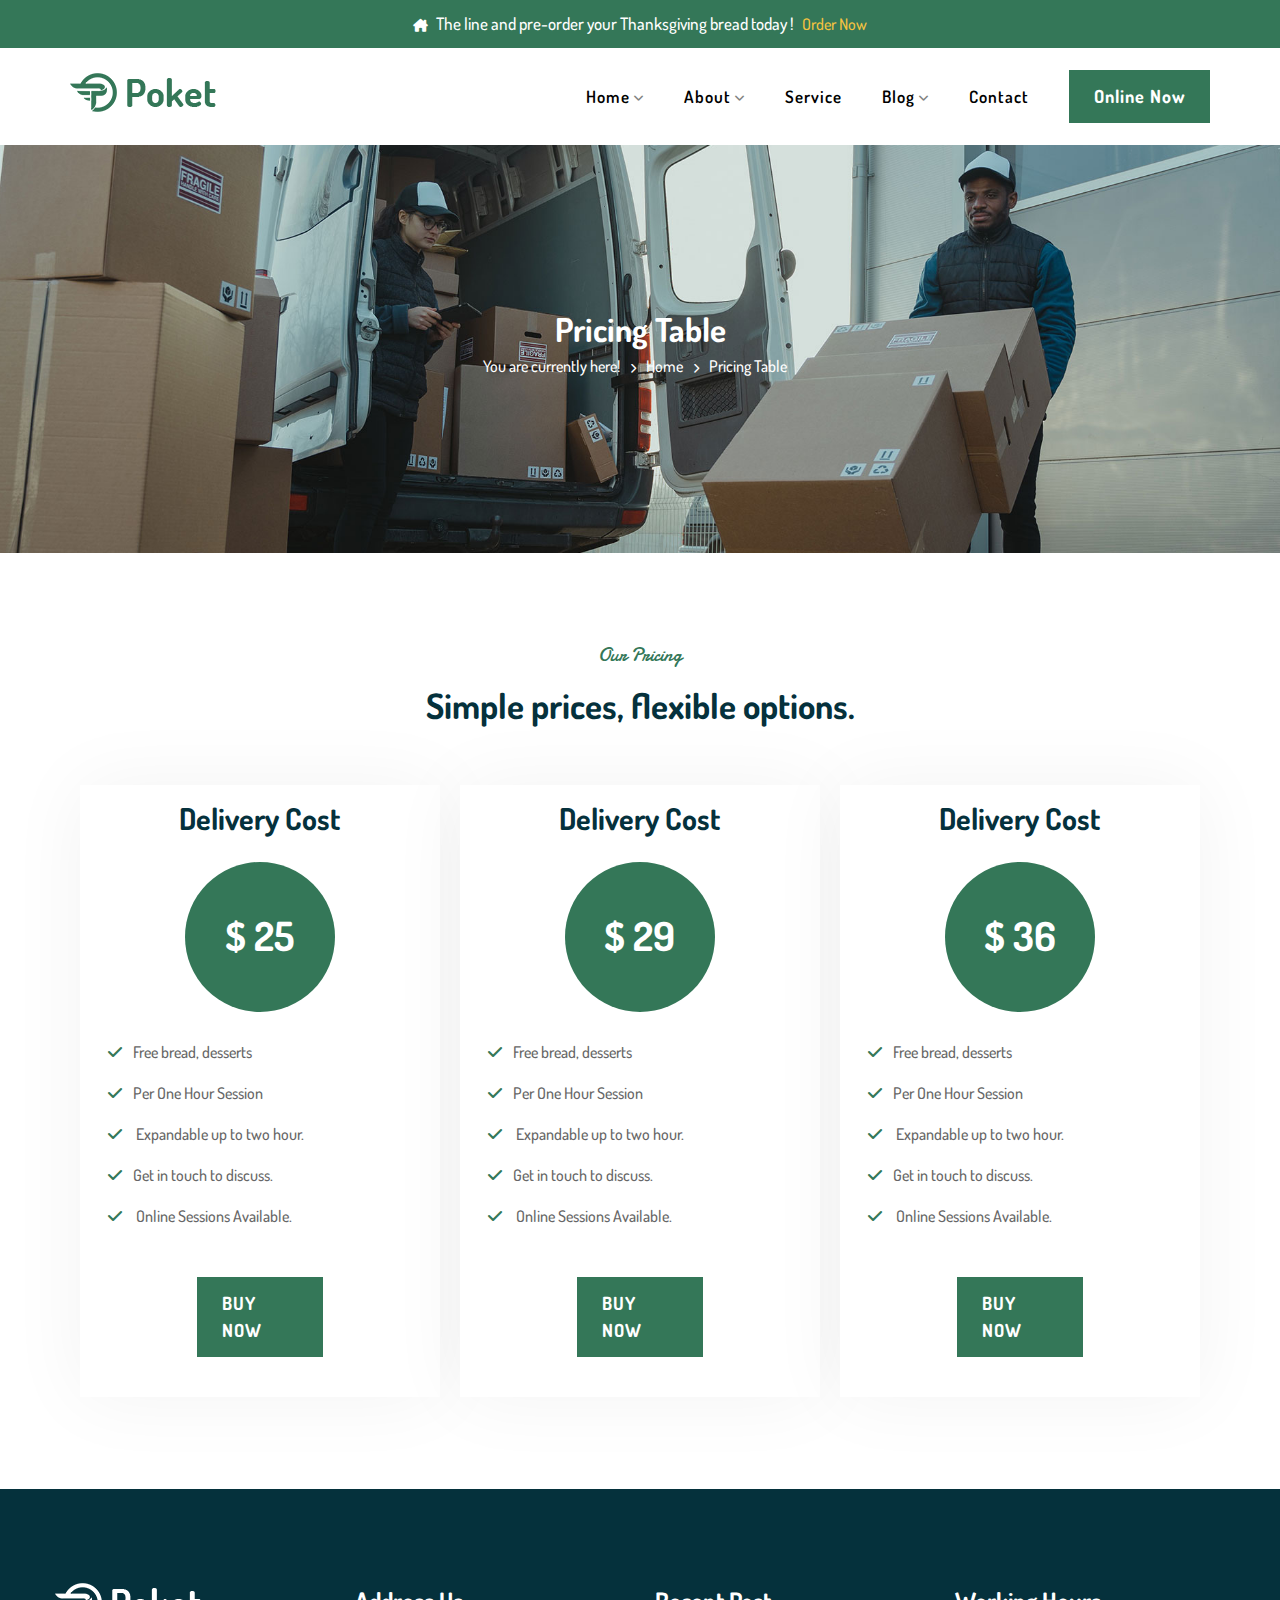
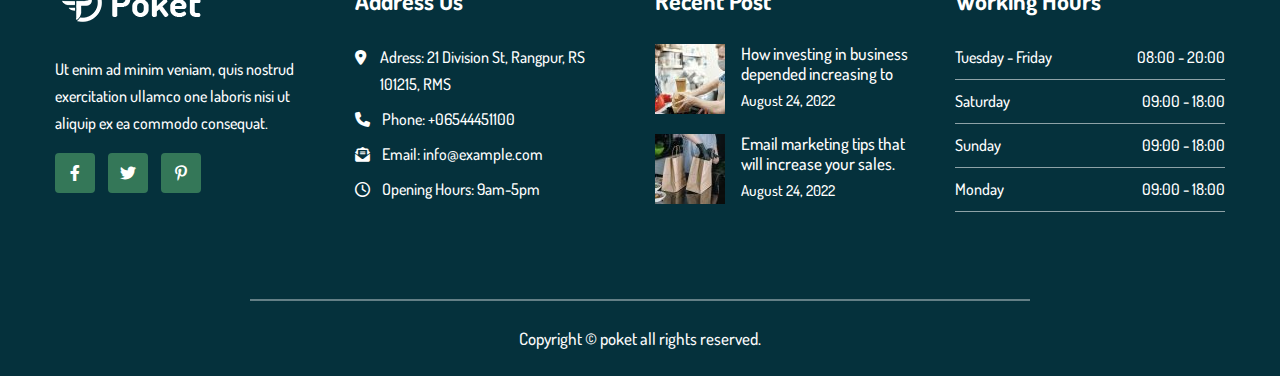
<file: paricing-table.html>
<!DOCTYPE html>
<html lang="en">
<head>
    <meta charset="UTF-8">
    <meta http-equiv="X-UA-Compatible" content="IE=edge">
    <meta name="viewport" content="width=device-width, initial-scale=1.0">
    <title>Pcket Delivery</title>

    <!-- Favicon Icon -->
    <link rel="icon" type="image/png" href="image/favicon.png">

    <!-- Font Owsome -->
    <link rel="stylesheet" href="css/all.min.css">

    <!-- Owl Carousel (Slider) -->
    <link rel="stylesheet" href="css/owl.carousel.min.css">
    <link rel="stylesheet" href="css/owl.theme.default.min.css">

    <!-- Style Sheet Link -->
    <link rel="stylesheet" href="css/style.css">


</head>
<body>
    
    <!-- Start Header -->
        <header>
            <!-- Start Top Header -->
                <div class="bgGreen">
                    <div class="container">
                        <div class="top_header ">
                            <div class="order_info flex justify_center">
                                <div>
                                    <a href="index.html"><i class="fa-solid fa-house-chimney"></i></a>  
                                    <span> The line and pre-order your Thanksgiving bread today !</span>
                                    <a href="#">Order Now</a>
                                </div>
                            </div>
                        </div>
                    </div>
                </div>
                <!-- End Top Header -->
                
                <!-- Start Logo Headre -->
                <div class="bgwhite sticky">
                    <div class="container">
                        <div class="main_header flex justify_between align_center">
                            <div class="main_logo">
                                <a href="index.html"><img src="image/main_logo.png" alt=""></a>
                            </div>
                            <!-- Start Navigation -->
                            <nav>
                                <ul class="main_menu flex align_center">
                                    <li><a href="#">home <i class="fa-sharp fa-solid fa-angle-down arrow_down"></i></a>
                                        <ul class="sub_menu">
                                            <li><a href="index.html">home page</a></li>
                                            <li><a href="home-video.html">home video page</a></li>
                                            <li><a href="index.html">landing page</a></li>
                                        </ul>
                                    </li>
                                    <li><a href="about.html">about <i class="fa-sharp fa-solid fa-angle-down arrow_down"></i></a>
                                        <ul class="sub_menu">
                                            <li><a href="about.html">about</a></li>
                                            <li><a href="delivery.html">delivery</a></li>
                                            <li><a href="team.html">team</a></li>
                                            <li><a href="paricing-table.html">pricing table</a></li>    
                                            <li><a href="testimonial.html">testimonial</a></li>
                                            <li><a href="faq.html">faq page</a></li>
                                            <li><a href="project.html">project</a></li>
                                        </ul>
                                    </li>
                                    <li><a href="service.html">service</a></li>
                                    <li><a href="#">blog <i class="fa-sharp fa-solid fa-angle-down arrow_down"></i></a>
                                        <ul class="sub_menu">
                                            <li><a href="blog.html">blog grid</a></li>
                                            <li><a href="blog-left.html">blog left sidebar</a></li>
                                            <li><a href="blog-right.html">blog right sidebar</a></li>
                                        </ul>
                                    </li>
                                    <li><a href="contact.html">contact</a></li>
                                    <!-- Start Button -->
                                        <div class="button">
                                            <a href="#" class="btn">Online Now</a>
                                        </div>
                                    <!-- End Button -->
                                </ul>
                            </nav>
                            <!-- End Navigation -->
                        </div>
                    </div>
                </div>
                <!-- End Logo Headre -->
        </header>
    <!-- End Header -->

    <!-- Start Main Section -->
        <main>  
            <!-- Start Main Slider -->
            <div class="about-area">
                <div class="container">
                    <div class="about-txt">
                        <h2>Pricing Table</h2>
                    </div>
                    <div class="breadcumb-inner justify_center">
                        <ul class="flex justify_center">
                            <li>You are currently here! </li>
                            <li><i class="fa-solid fa-chevron-right"></i></li>
                            <li><a href="index.html">Home</a></li>
                            <li><i class="fa-solid fa-chevron-right"></i></li>
                            <li><a href="paricing-table.html">Pricing Table</a></li>
                        </ul>
                    </div>
                </div>
            </div>
            <!-- End Main Slider -->

            <!-- Start Pricing Table-->
            <div class="container spacer">
                <div class="pricing_table">
                    <div class="pricing_table_title">
                        <h3 class="title_main">Our Pricing</h3>
                        <h2 class="title_sub">Simple prices, flexible options.</h2>
                    </div>
                    <div class="main_pricing_table flex">
                        <div class="pricing_table_txt">
                            <div class="pricing-part">
                                <h4>Delivery  Cost</h4>
                                <div class="pricing_sec">
                                    <div class="pricing_sec_inner">
                                        <h5>
                                            <span>$</span>
                                            25
                                        </h5>
                                    </div>
                                </div>
                            </div>
                            <div class="pricing_table_list">
                                <ul>
                                    <li><i class="fa-solid fa-check"></i>Free bread, desserts</li>
                                    <li><i class="fa-solid fa-check"></i>Per One Hour Session</li>
                                    <li><i class="fa-solid fa-check"></i> Expandable up to two hour.</li>
                                    <li><i class="fa-solid fa-check"></i>Get in touch to discuss.</li>
                                    <li><i class="fa-solid fa-check"></i> Online Sessions Available.</li>
                                </ul>
                            </div>
                            <div class="pricing_table_btn">
                                <a href="#" class="btn">BUY NOW</a>
                            </div>
                        </div>
                        <div class="pricing_table_txt">
                            <div class="pricing-part">
                                <h4>Delivery  Cost</h4>
                                <div class="pricing_sec">
                                    <div class="pricing_sec_inner">
                                        <h5>
                                            <span>$</span>
                                            29
                                        </h5>
                                    </div>
                                </div>
                            </div>
                            <div class="pricing_table_list">
                                <ul>
                                    <li><i class="fa-solid fa-check"></i>Free bread, desserts</li>
                                    <li><i class="fa-solid fa-check"></i>Per One Hour Session</li>
                                    <li><i class="fa-solid fa-check"></i> Expandable up to two hour.</li>
                                    <li><i class="fa-solid fa-check"></i>Get in touch to discuss.</li>
                                    <li><i class="fa-solid fa-check"></i> Online Sessions Available.</li>
                                </ul>
                            </div>
                            <div class="pricing_table_btn">
                                <a href="#" class="btn">BUY NOW</a>
                            </div>
                        </div>
                        <div class="pricing_table_txt">
                            <div class="pricing-part">
                                <h4>Delivery  Cost</h4>
                                <div class="pricing_sec">
                                    <div class="pricing_sec_inner">
                                        <h5>
                                            <span>$</span>
                                            36
                                        </h5>
                                    </div>
                                </div>
                            </div>
                            <div class="pricing_table_list">
                                <ul>
                                    <li><i class="fa-solid fa-check"></i>Free bread, desserts</li>
                                    <li><i class="fa-solid fa-check"></i>Per One Hour Session</li>
                                    <li><i class="fa-solid fa-check"></i> Expandable up to two hour.</li>
                                    <li><i class="fa-solid fa-check"></i>Get in touch to discuss.</li>
                                    <li><i class="fa-solid fa-check"></i> Online Sessions Available.</li>
                                </ul>
                            </div>
                            <div class="pricing_table_btn">
                                <a href="#" class="btn">BUY NOW</a>
                            </div>
                        </div>
                    </div>
                </div>
            </div>
            <!-- End Pricing Table-->
        </main>
    <!-- End Main Section -->
    
    <!-- Start Footer -->
        <footer>
            <div class="footer_bg">
                <div class="footer_middle">
                    <div class="footer_container flex">
                        <div class="main_footer">
                            <div class="footer_about">
                                <div class="footer_description">
                                    <div class="footer_description_text">
                                        <a href="#"><img src="image/footer_logo.png" alt=""></a>
                                        <p>Ut enim ad minim veniam, quis nostrud exercitation ullamco one laboris nisi ut aliquip ex ea commodo consequat.</p>
                                        <div class="footer_social_icon">
                                            <a href="facebook"><i class="fa-brands fa-facebook-f"></i></a>
                                            <a href="twitter"><i class="fa-brands fa-twitter"></i></a>
                                            <a href="Pinterest"><i class="fa-brands fa-pinterest-p"></i></a>
                                        </div>
                                    </div>
                                </div>
                            </div>
                        </div>
                        <div class="main_footer">
                            <div class="footer_about">
                                <div class="footer_description">
                                    <div class="footer_description_text">
                                        <h2 class="widget_title">Address Us</h2>
                                        <div class="footer_addres">
                                            <div class="footer_inner">
                                                <div class="footer_inner_icon">
                                                    <i class="fa-solid fa-location-dot"></i>
                                                </div>
                                                <div class="footer_inner_info">
                                                    <p>Adress: 21 Division St, Rangpur, RS 101215, RMS</p>
                                                </div>
                                            </div>
                                            <div class="footer_inner">
                                                <div class="footer_inner_icon">
                                                    <i class="fa-solid fa-phone"></i>
                                                </div>
                                                <div class="footer_inner_info">
                                                    <p>Phone: +06544451100</p>
                                                </div>
                                            </div>
                                            <div class="footer_inner">
                                                <div class="footer_inner_icon">
                                                    <i class="fa-solid fa-envelope-open-text"></i>
                                                </div>
                                                <div class="footer_inner_info">
                                                    <p>Email: info@example.com</p>
                                                </div>
                                            </div>
                                            <div class="footer_inner">
                                                <div class="footer_inner_icon">
                                                    <i class="fa-regular fa-clock"></i>
                                                </div>
                                                <div class="footer_inner_info">
                                                    <p>Opening Hours: 9am-5pm</p>
                                                </div>
                                            </div>
                                        </div>
                                    </div>
                                </div>
                            </div>
                        </div>
                        <div class="main_footer">
                            <div class="footer_about">
                                <div class="footer_description">
                                    <div class="footer_description_text">
                                        <h2 class="widget_title">Recent Post</h2>
                                        <div class="footer_addres">
                                            <div class="footer_inner">
                                                <div class="footer_post_item">
                                                    <div class="footer_inner_image">
                                                        <a href="#"><img src="image/footer_img1.jpeg" alt=""></a>
                                                    </div>
                                                    <div class="footer_post_info">
                                                        <p>How investing in business depended increasing to</p>
                                                        <span>August 24, 2022</span>
                                                    </div>
                                                </div>
                                            </div>
                                            <div class="footer_inner">
                                                <div class="footer_post_item">
                                                    <div class="footer_inner_image">
                                                        <a href="#"><img src="image/footer_img2.jpeg" alt=""></a>
                                                    </div>
                                                    <div class="footer_post_info">
                                                        <p>Email marketing tips that will increase your sales.</p>
                                                        <span>August 24, 2022</span>
                                                    </div>
                                                </div>
                                            </div>
                                        </div>
                                    </div>
                                </div>
                            </div>
                        </div>
                        <div class="main_footer">
                            <div class="footer_about">
                                <div class="footer_description">
                                    <div class="footer_description_text">
                                        <h2 class="widget_title">Working Hours</h2>
                                        <div class="footer_addres">
                                            <div class="footer_inner">
                                                <div class="footer_table">
                                                    <div class="footer_sub_table flex justify_between">
                                                        <span>Tuesday - Friday</span>
                                                        <span>08:00 - 20:00</span>
                                                    </div>
                                                    <div class="footer_sub_table flex justify_between">
                                                        <span>Saturday</span>
                                                        <span>09:00 - 18:00</span>
                                                    </div>
                                                    <div class="footer_sub_table flex justify_between">
                                                        <span>Sunday</span>
                                                        <span>09:00 - 18:00</span>
                                                    </div>
                                                    <div class="footer_sub_table flex justify_between">
                                                        <span>Monday</span>
                                                        <span>09:00 - 18:00</span>
                                                    </div>
                                                </div>
                                            </div>
                                        </div>
                                    </div>
                                </div>
                            </div>
                        </div>
                    </div>
                </div>
                <div class="footer_bottom">
                    <div class="footer_container">
                        <div class="web_copyright">
                            <p> Copyright © poket all rights reserved.</p>
                        </div>
                    </div>
                </div>
            </div>
        </footer>
    <!-- End Footer -->

    <!-- Start Scroll Top -->
    <div id="top" onclick="toTop()">
        <a href="#" id="scrollUp"><i class="fa-solid fa-chevron-up"></i></a>
    </div>
    <!-- End Scroll Top -->


            <!-- *********************************
                        Script link
                ********************************** -->
    
    <script src="js/jquery-3.6.4.min.js"></script>
    <script src="js/owl.carousel.min.js"></script>
    <script src="js/script.js"></script>

</body>
</html>
</file>
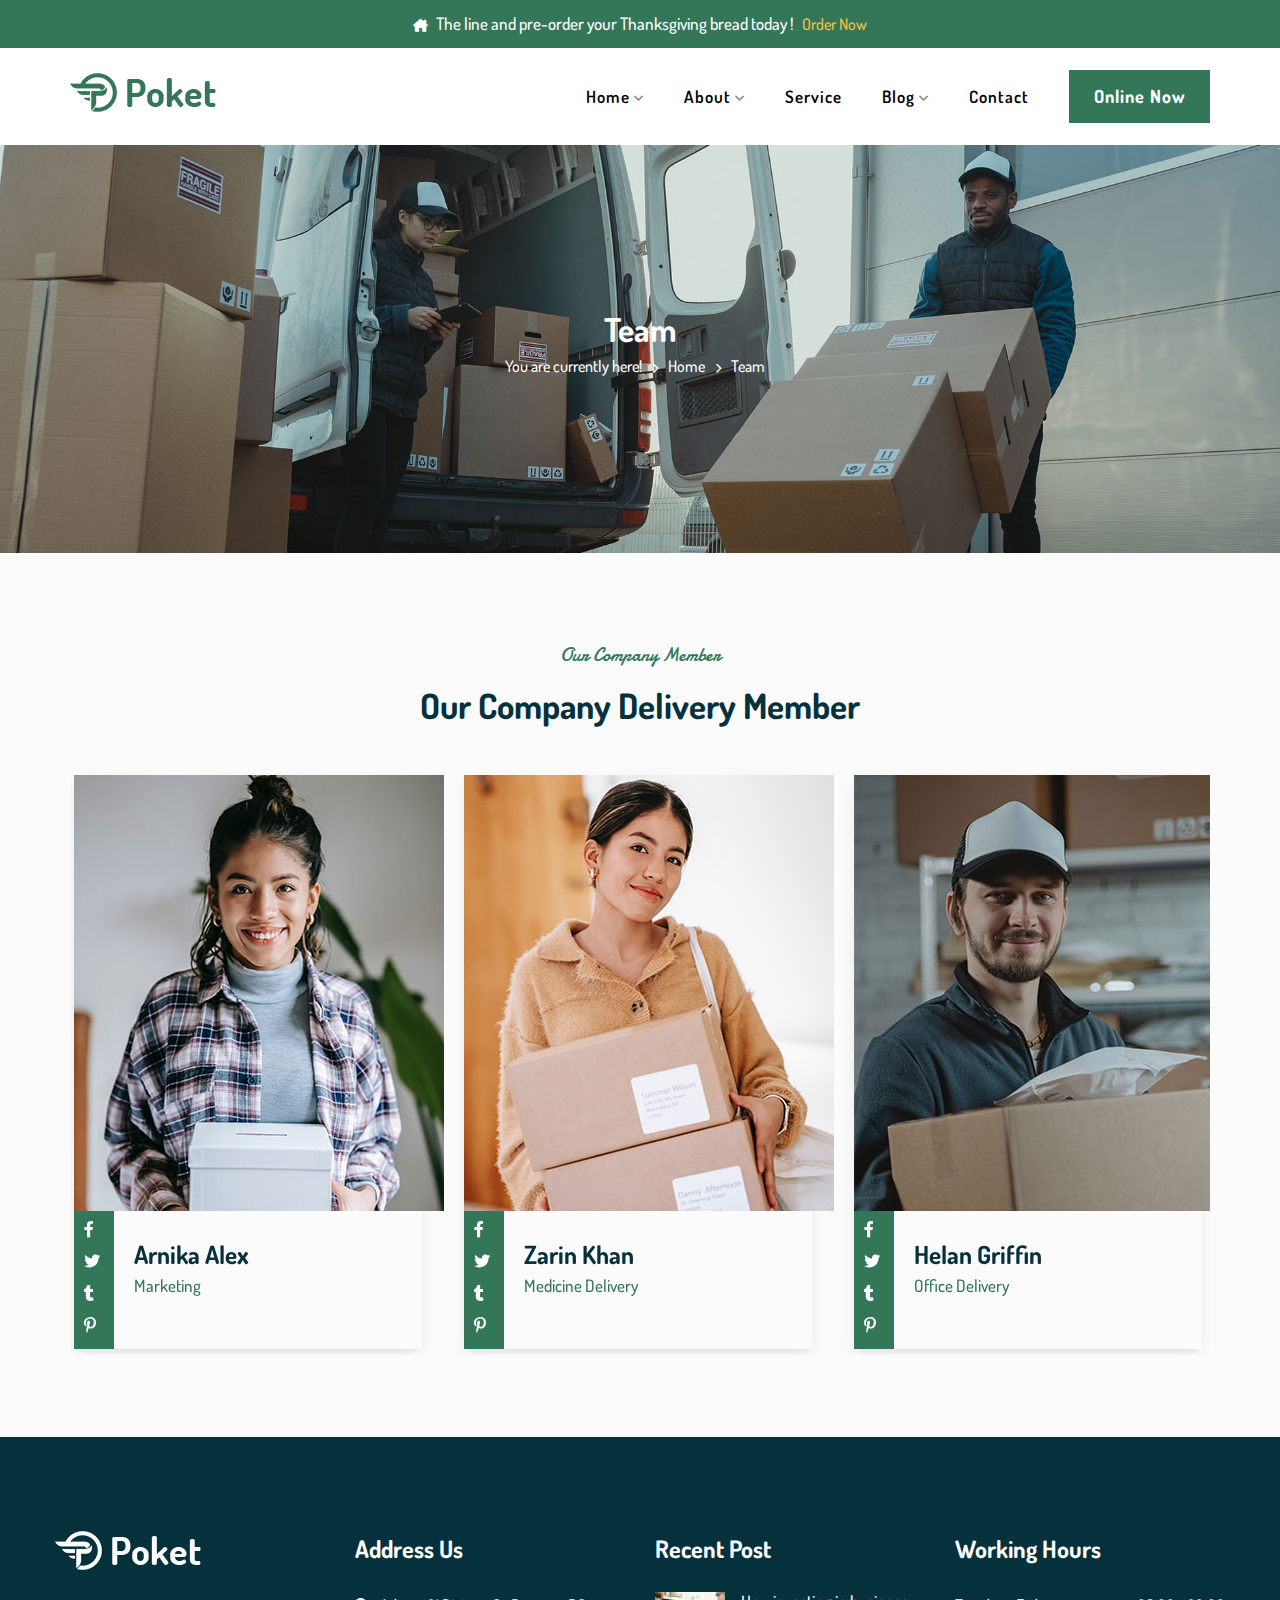
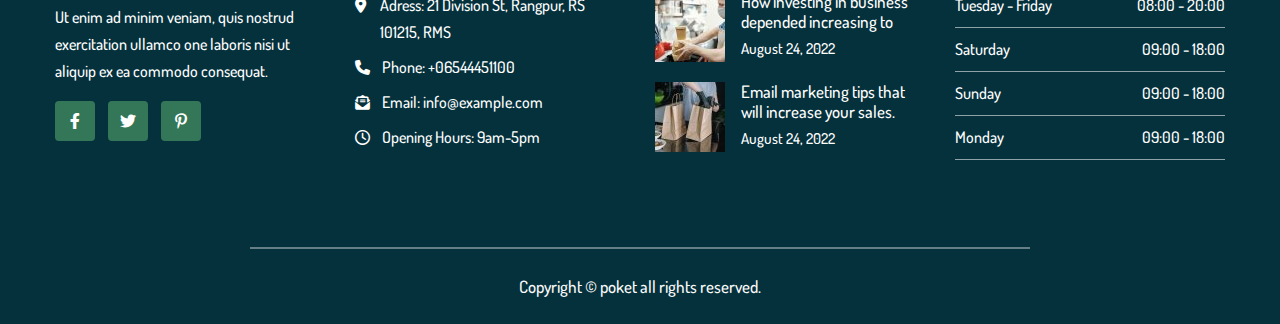
<file: team.html>
<!DOCTYPE html>
<html lang="en">
<head>
    <meta charset="UTF-8">
    <meta http-equiv="X-UA-Compatible" content="IE=edge">
    <meta name="viewport" content="width=device-width, initial-scale=1.0">
    <title>Pcket Delivery</title>

    <!-- Favicon Icon -->
    <link rel="icon" type="image/png" href="image/favicon.png">

    <!-- Font Owsome -->
    <link rel="stylesheet" href="css/all.min.css">

    <!-- Owl Carousel (Slider) -->
    <link rel="stylesheet" href="css/owl.carousel.min.css">
    <link rel="stylesheet" href="css/owl.theme.default.min.css">

    <!-- Style Sheet Link -->
    <link rel="stylesheet" href="css/style.css">


</head>
<body>
    
    <!-- Start Header -->
        <header>
            <!-- Start Top Header -->
                <div class="bgGreen">
                    <div class="container">
                        <div class="top_header ">
                            <div class="order_info flex justify_center">
                                <div>
                                    <a href="index.html"><i class="fa-solid fa-house-chimney"></i></a>  
                                    <span> The line and pre-order your Thanksgiving bread today !</span>
                                    <a href="#">Order Now</a>
                                </div>
                            </div>
                        </div>
                    </div>
                </div>
                <!-- End Top Header -->
                
                <!-- Start Logo Headre -->
                <div class="bgwhite sticky">
                    <div class="container">
                        <div class="main_header flex justify_between align_center">
                            <div class="main_logo">
                                <a href="index.html"><img src="image/main_logo.png" alt=""></a>
                            </div>
                            <!-- Start Navigation -->
                            <nav>
                                <ul class="main_menu flex align_center">
                                    <li><a href="#">home <i class="fa-sharp fa-solid fa-angle-down arrow_down"></i></a>
                                        <ul class="sub_menu">
                                            <li><a href="index.html">home page</a></li>
                                            <li><a href="home-video.html">home video page</a></li>
                                            <li><a href="index.html">landing page</a></li>
                                        </ul>
                                    </li>
                                    <li><a href="about.html">about <i class="fa-sharp fa-solid fa-angle-down arrow_down"></i></a>
                                        <ul class="sub_menu">
                                            <li><a href="about.html">about</a></li>
                                            <li><a href="delivery.html">delivery</a></li>
                                            <li><a href="team.html">team</a></li>
                                            <li><a href="paricing-table.html">pricing table</a></li>    
                                            <li><a href="testimonial.html">testimonial</a></li>
                                            <li><a href="faq.html">faq page</a></li>
                                            <li><a href="project.html">project</a></li>
                                        </ul>
                                    </li>
                                    <li><a href="service.html">service</a></li>
                                    <li><a href="#">blog <i class="fa-sharp fa-solid fa-angle-down arrow_down"></i></a>
                                        <ul class="sub_menu">
                                            <li><a href="blog.html">blog grid</a></li>
                                            <li><a href="blog-left.html">blog left sidebar</a></li>
                                            <li><a href="blog-right.html">blog right sidebar</a></li>
                                        </ul>
                                    </li>
                                    <li><a href="contact.html">contact</a></li>
                                    <!-- Start Button -->
                                        <div class="button">
                                            <a href="#" class="btn">Online Now</a>
                                        </div>
                                    <!-- End Button -->
                                </ul>
                            </nav>
                            <!-- End Navigation -->
                        </div>
                    </div>
                </div>
                <!-- End Logo Headre -->
        </header>
    <!-- End Header -->

    <!-- Start Main Section -->
        <main>  
            <!-- Start Main Slider -->
            <div class="about-area">
                <div class="container">
                    <div class="about-txt">
                        <h2>Team</h2>
                    </div>
                    <div class="breadcumb-inner justify_center">
                        <ul class="flex justify_center">
                            <li>You are currently here! </li>
                            <li><i class="fa-solid fa-chevron-right"></i></li>
                            <li><a href="index.html">Home</a></li>
                            <li><i class="fa-solid fa-chevron-right"></i></li>
                            <li><a href="team.html">Team</a></li>
                        </ul>
                    </div>
                </div>
            </div>
            <!-- End Main Slider -->

            <!-- Start Company Member -->
            <div class="bgcolor">
                <div class="container spacer">
                    <div class="company_member_area ">
                        <div class="company_member_title">
                            <h3 class="title_main">Our Company Member</h3>
                            <h2 class="title_sub">Our Company Delivery Member</h2>
                        </div>
                    </div>
                    <!-- Start Company Member Slider -->
                    <div class="owl-carousel owl-theme" id="member_slider">
                        <div class="item">
                            <div class="mslider_contant flex">
                                <div class="mslider_img">
                                    <img src="image/Zarin Khan.jpeg" alt="">
                                </div>
                                <div class="mslider_icon flex">
                                    <ul>
                                        <li><a href="#"><i class="fa-brands fa-facebook-f"></i></a></li>
                                        <li><a href="#"><i class="fa-brands fa-twitter"></i></a></li>
                                        <li><a href="#"><i class="fa-brands fa-tumblr"></i></a></li>
                                        <li><a href="#"><i class="fa-brands fa-pinterest-p"></i></a></li>
                                    </ul>
                                </div>
                                <div class="mslider_name">
                                    <h5><a href="#">Zarin Khan</a></h5>
                                    <p>Medicine Delivery</p>
                                </div>
                            </div>
                        </div>
                        <div class="item">
                            <div class="mslider_contant flex">
                                <div class="mslider_img">
                                    <img src="image/Helan Griffin.jpeg" alt="">
                                </div>
                                <div class="mslider_icon flex">
                                    <ul>
                                        <li><a href="#"><i class="fa-brands fa-facebook-f"></i></a></li>
                                        <li><a href="#"><i class="fa-brands fa-twitter"></i></a></li>
                                        <li><a href="#"><i class="fa-brands fa-tumblr"></i></a></li>
                                        <li><a href="#"><i class="fa-brands fa-pinterest-p"></i></a></li>
                                    </ul>
                                </div>
                                <div class="mslider_name">
                                    <h5><a href="#">Helan Griffin</a></h5>
                                    <p>Office Delivery</p>
                                </div>
                            </div>
                        </div>
                        <div class="item">
                            <div class="mslider_contant flex">
                                <div class="mslider_img">
                                    <img src="image/Kutubul Alam.jpeg" alt="">
                                </div>
                                <div class="mslider_icon flex">
                                    <ul>
                                        <li><a href="#"><i class="fa-brands fa-facebook-f"></i></a></li>
                                        <li><a href="#"><i class="fa-brands fa-twitter"></i></a></li>
                                        <li><a href="#"><i class="fa-brands fa-tumblr"></i></a></li>
                                        <li><a href="#"><i class="fa-brands fa-pinterest-p"></i></a></li>
                                    </ul>
                                </div>
                                <div class="mslider_name">
                                    <h5><a href="#">Kutubul Alam </a></h5>
                                    <p>Delivery Man</p>
                                </div>
                            </div>
                        </div>
                        <div class="item">
                            <div class="mslider_contant flex">
                                <div class="mslider_img">
                                    <img src="image/Arnika  Alex.jpeg" alt="">
                                </div>
                                <div class="mslider_icon flex">
                                    <ul>
                                        <li><a href="#"><i class="fa-brands fa-facebook-f"></i></a></li>
                                        <li><a href="#"><i class="fa-brands fa-twitter"></i></a></li>
                                        <li><a href="#"><i class="fa-brands fa-tumblr"></i></a></li>
                                        <li><a href="#"><i class="fa-brands fa-pinterest-p"></i></a></li>
                                    </ul>
                                </div>
                                <div class="mslider_name">
                                    <h5><a href="#">Arnika  Alex</a></h5>
                                    <p>Marketing</p>
                                </div>
                            </div>
                        </div>
                    </div>
                    <!-- End Company Member Slider -->
                </div>
            </div>
            <!-- End Company Member --> 

        </main>
    <!-- End Main Section -->
    
    <!-- Start Footer -->
        <footer>
            <div class="footer_bg">
                <div class="footer_middle">
                    <div class="footer_container flex">
                        <div class="main_footer">
                            <div class="footer_about">
                                <div class="footer_description">
                                    <div class="footer_description_text">
                                        <a href="#"><img src="image/footer_logo.png" alt=""></a>
                                        <p>Ut enim ad minim veniam, quis nostrud exercitation ullamco one laboris nisi ut aliquip ex ea commodo consequat.</p>
                                        <div class="footer_social_icon">
                                            <a href="facebook"><i class="fa-brands fa-facebook-f"></i></a>
                                            <a href="twitter"><i class="fa-brands fa-twitter"></i></a>
                                            <a href="Pinterest"><i class="fa-brands fa-pinterest-p"></i></a>
                                        </div>
                                    </div>
                                </div>
                            </div>
                        </div>
                        <div class="main_footer">
                            <div class="footer_about">
                                <div class="footer_description">
                                    <div class="footer_description_text">
                                        <h2 class="widget_title">Address Us</h2>
                                        <div class="footer_addres">
                                            <div class="footer_inner">
                                                <div class="footer_inner_icon">
                                                    <i class="fa-solid fa-location-dot"></i>
                                                </div>
                                                <div class="footer_inner_info">
                                                    <p>Adress: 21 Division St, Rangpur, RS 101215, RMS</p>
                                                </div>
                                            </div>
                                            <div class="footer_inner">
                                                <div class="footer_inner_icon">
                                                    <i class="fa-solid fa-phone"></i>
                                                </div>
                                                <div class="footer_inner_info">
                                                    <p>Phone: +06544451100</p>
                                                </div>
                                            </div>
                                            <div class="footer_inner">
                                                <div class="footer_inner_icon">
                                                    <i class="fa-solid fa-envelope-open-text"></i>
                                                </div>
                                                <div class="footer_inner_info">
                                                    <p>Email: info@example.com</p>
                                                </div>
                                            </div>
                                            <div class="footer_inner">
                                                <div class="footer_inner_icon">
                                                    <i class="fa-regular fa-clock"></i>
                                                </div>
                                                <div class="footer_inner_info">
                                                    <p>Opening Hours: 9am-5pm</p>
                                                </div>
                                            </div>
                                        </div>
                                    </div>
                                </div>
                            </div>
                        </div>
                        <div class="main_footer">
                            <div class="footer_about">
                                <div class="footer_description">
                                    <div class="footer_description_text">
                                        <h2 class="widget_title">Recent Post</h2>
                                        <div class="footer_addres">
                                            <div class="footer_inner">
                                                <div class="footer_post_item">
                                                    <div class="footer_inner_image">
                                                        <a href="#"><img src="image/footer_img1.jpeg" alt=""></a>
                                                    </div>
                                                    <div class="footer_post_info">
                                                        <p>How investing in business depended increasing to</p>
                                                        <span>August 24, 2022</span>
                                                    </div>
                                                </div>
                                            </div>
                                            <div class="footer_inner">
                                                <div class="footer_post_item">
                                                    <div class="footer_inner_image">
                                                        <a href="#"><img src="image/footer_img2.jpeg" alt=""></a>
                                                    </div>
                                                    <div class="footer_post_info">
                                                        <p>Email marketing tips that will increase your sales.</p>
                                                        <span>August 24, 2022</span>
                                                    </div>
                                                </div>
                                            </div>
                                        </div>
                                    </div>
                                </div>
                            </div>
                        </div>
                        <div class="main_footer">
                            <div class="footer_about">
                                <div class="footer_description">
                                    <div class="footer_description_text">
                                        <h2 class="widget_title">Working Hours</h2>
                                        <div class="footer_addres">
                                            <div class="footer_inner">
                                                <div class="footer_table">
                                                    <div class="footer_sub_table flex justify_between">
                                                        <span>Tuesday - Friday</span>
                                                        <span>08:00 - 20:00</span>
                                                    </div>
                                                    <div class="footer_sub_table flex justify_between">
                                                        <span>Saturday</span>
                                                        <span>09:00 - 18:00</span>
                                                    </div>
                                                    <div class="footer_sub_table flex justify_between">
                                                        <span>Sunday</span>
                                                        <span>09:00 - 18:00</span>
                                                    </div>
                                                    <div class="footer_sub_table flex justify_between">
                                                        <span>Monday</span>
                                                        <span>09:00 - 18:00</span>
                                                    </div>
                                                </div>
                                            </div>
                                        </div>
                                    </div>
                                </div>
                            </div>
                        </div>
                    </div>
                </div>
                <div class="footer_bottom">
                    <div class="footer_container">
                        <div class="web_copyright">
                            <p> Copyright © poket all rights reserved.</p>
                        </div>
                    </div>
                </div>
            </div>
        </footer>
    <!-- End Footer -->

    <!-- Start Scroll Top -->
    <div id="top" onclick="toTop()">
        <a href="#" id="scrollUp"><i class="fa-solid fa-chevron-up"></i></a>
    </div>
    <!-- End Scroll Top -->


            <!-- *********************************
                        Script link
                ********************************** -->
    
    <script src="js/jquery-3.6.4.min.js"></script>
    <script src="js/owl.carousel.min.js"></script>
    <script src="js/script.js"></script>

</body>
</html>
</file>
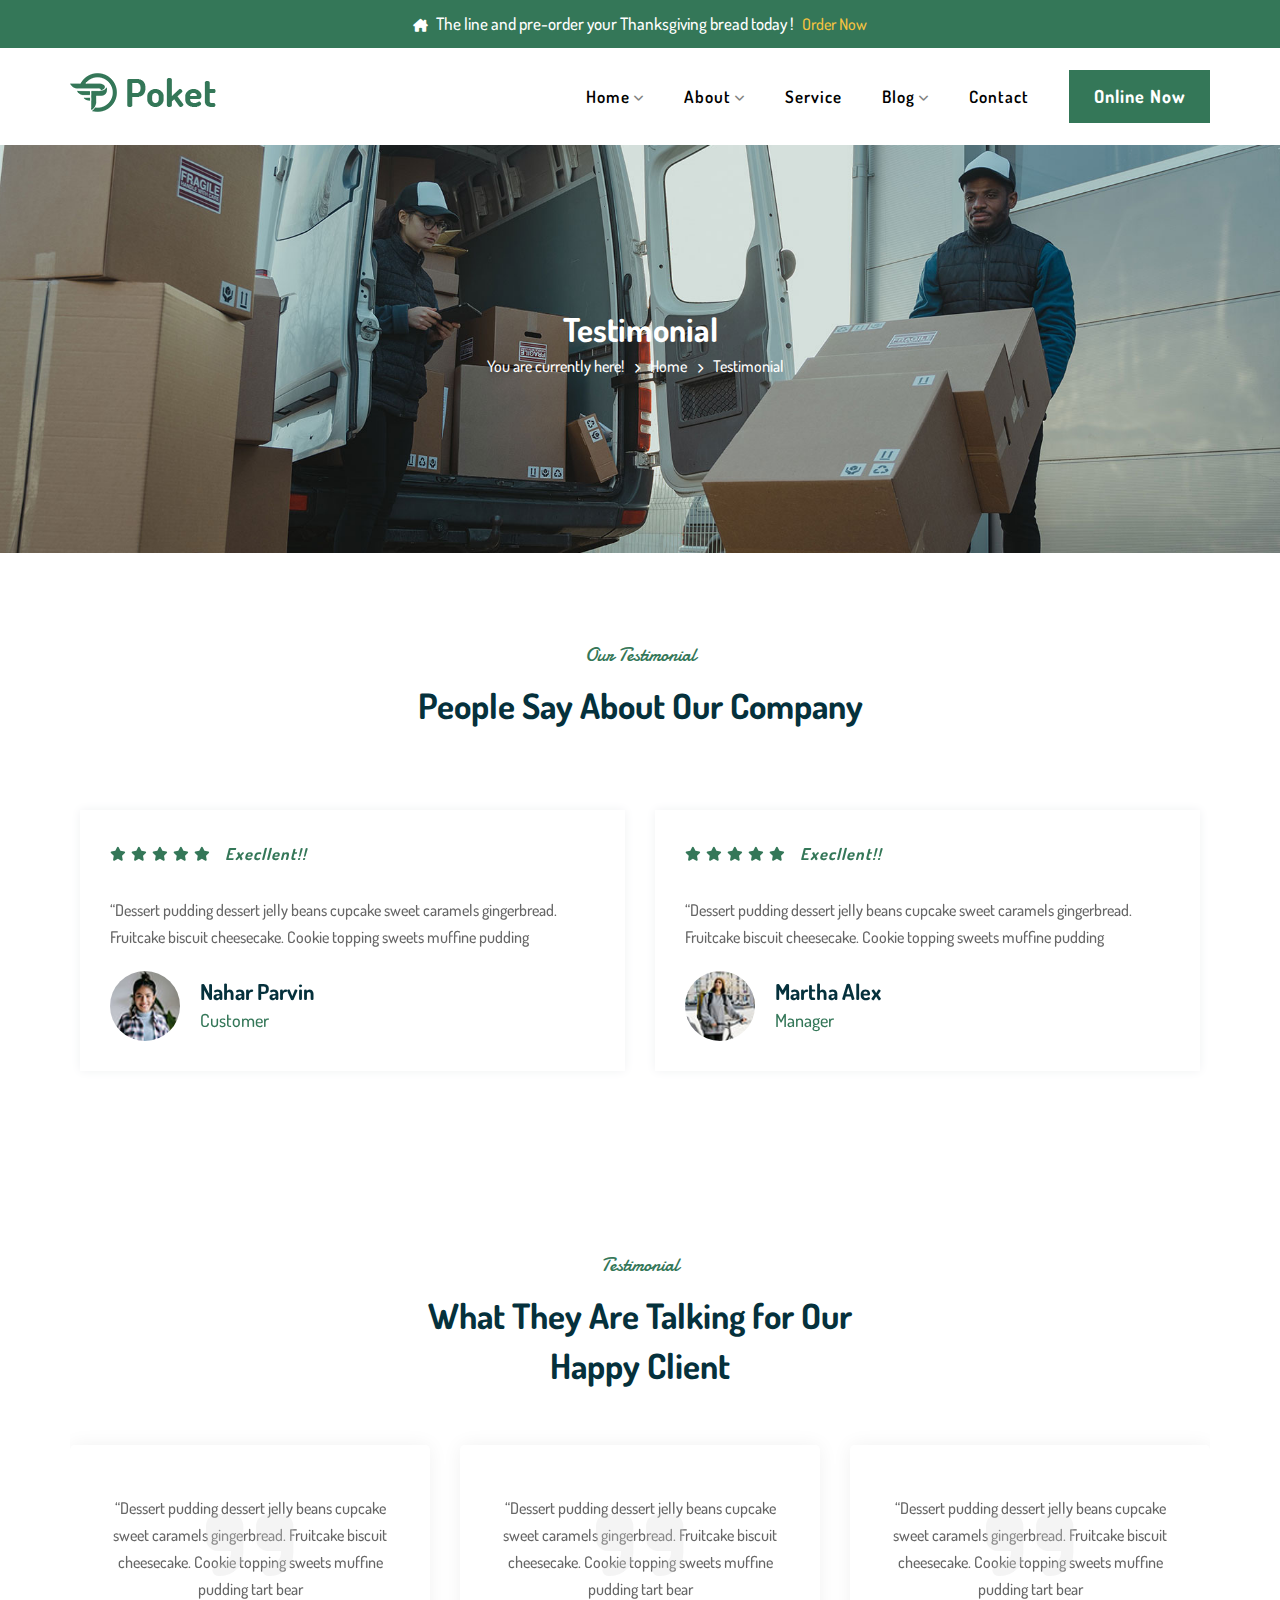
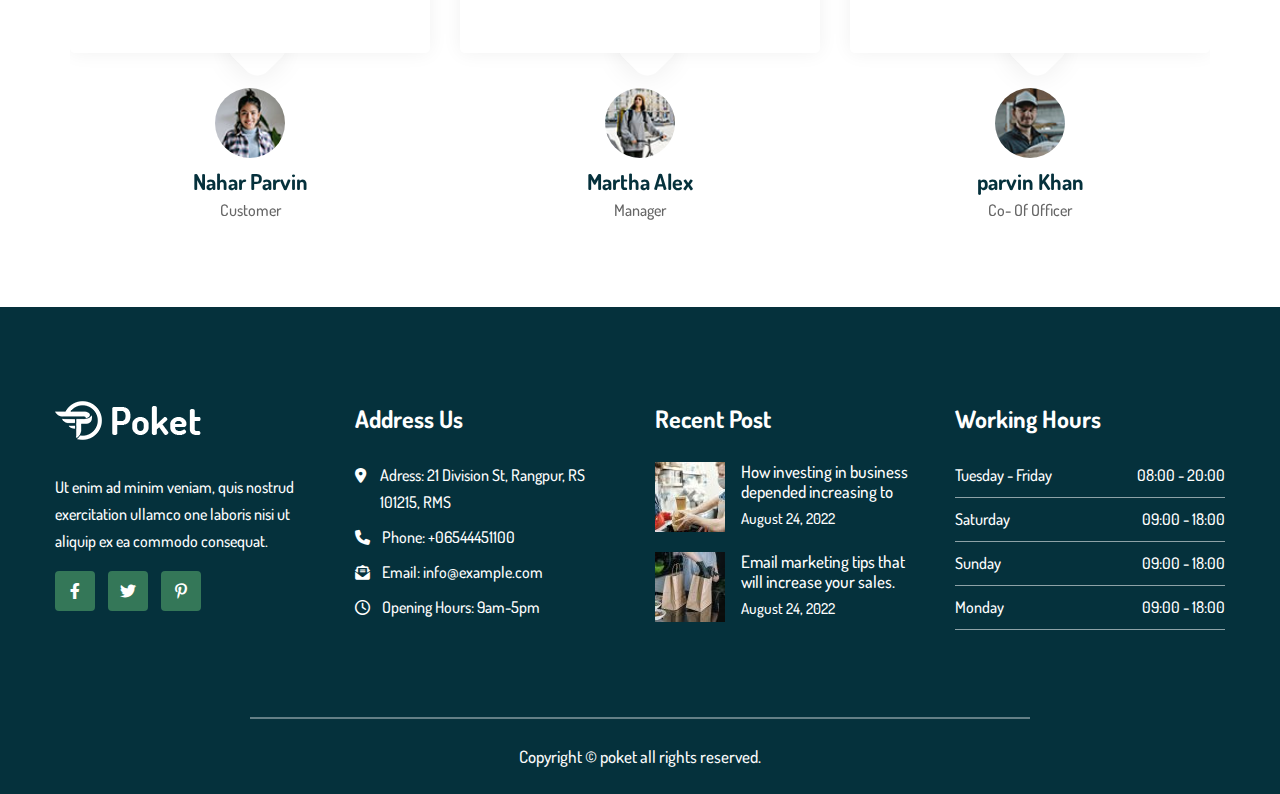
<file: testimonial.html>
<!DOCTYPE html>
<html lang="en">
<head>
    <meta charset="UTF-8">
    <meta http-equiv="X-UA-Compatible" content="IE=edge">
    <meta name="viewport" content="width=device-width, initial-scale=1.0">
    <title>Pcket Delivery</title>

    <!-- Favicon Icon -->
    <link rel="icon" type="image/png" href="image/favicon.png">

    <!-- Font Owsome -->
    <link rel="stylesheet" href="css/all.min.css">

    <!-- Owl Carousel (Slider) -->
    <link rel="stylesheet" href="css/owl.carousel.min.css">
    <link rel="stylesheet" href="css/owl.theme.default.min.css">

    <!-- Style Sheet Link -->
    <link rel="stylesheet" href="css/style.css">


</head>
<body>
    
    <!-- Start Header -->
        <header>
            <!-- Start Top Header -->
                <div class="bgGreen">
                    <div class="container">
                        <div class="top_header ">
                            <div class="order_info flex justify_center">
                                <div>
                                    <a href="index.html"><i class="fa-solid fa-house-chimney"></i></a>  
                                    <span> The line and pre-order your Thanksgiving bread today !</span>
                                    <a href="#">Order Now</a>
                                </div>
                            </div>
                        </div>
                    </div>
                </div>
                <!-- End Top Header -->
                
                <!-- Start Logo Headre -->
                <div class="bgwhite sticky">
                    <div class="container">
                        <div class="main_header flex justify_between align_center">
                            <div class="main_logo">
                                <a href="index.html"><img src="image/main_logo.png" alt=""></a>
                            </div>
                            <!-- Start Navigation -->
                            <nav>
                                <ul class="main_menu flex align_center">
                                    <li><a href="#">home <i class="fa-sharp fa-solid fa-angle-down arrow_down"></i></a>
                                        <ul class="sub_menu">
                                            <li><a href="index.html">home page</a></li>
                                            <li><a href="home-video.html">home video page</a></li>
                                            <li><a href="index.html">landing page</a></li>
                                        </ul>
                                    </li>
                                    <li><a href="about.html">about <i class="fa-sharp fa-solid fa-angle-down arrow_down"></i></a>
                                        <ul class="sub_menu">
                                            <li><a href="about.html">about</a></li>
                                            <li><a href="delivery.html">delivery</a></li>
                                            <li><a href="team.html">team</a></li>
                                            <li><a href="paricing-table.html">pricing table</a></li>    
                                            <li><a href="testimonial.html">testimonial</a></li>
                                            <li><a href="faq.html">faq page</a></li>
                                            <li><a href="project.html">project</a></li>
                                        </ul>
                                    </li>
                                    <li><a href="service.html">service</a></li>
                                    <li><a href="#">blog <i class="fa-sharp fa-solid fa-angle-down arrow_down"></i></a>
                                        <ul class="sub_menu">
                                            <li><a href="blog.html">blog grid</a></li>
                                            <li><a href="blog-left.html">blog left sidebar</a></li>
                                            <li><a href="blog-right.html">blog right sidebar</a></li>
                                        </ul>
                                    </li>
                                    <li><a href="contact.html">contact</a></li>
                                    <!-- Start Button -->
                                        <div class="button">
                                            <a href="#" class="btn">Online Now</a>
                                        </div>
                                    <!-- End Button -->
                                </ul>
                            </nav>
                            <!-- End Navigation -->
                        </div>
                    </div>
                </div>
                <!-- End Logo Headre -->
        </header>
    <!-- End Header -->

    <!-- Start Main Section -->
        <main>  
            <!-- Start Main Slider -->
            <div class="about-area">
                <div class="container">
                    <div class="about-txt">
                        <h2>Testimonial</h2>
                    </div>
                    <div class="breadcumb-inner justify_center">
                        <ul class="flex justify_center">
                            <li>You are currently here! </li>
                            <li><i class="fa-solid fa-chevron-right"></i></li>
                            <li><a href="index.html">Home</a></li>
                            <li><i class="fa-solid fa-chevron-right"></i></li>
                            <li><a href="testimonial.html">Testimonial</a></li>
                        </ul>
                    </div>
                </div>
            </div>
            <!-- End Main Slider -->

            <!-- Start Our Testimonial Slider-->
            <div class="container spacer">
                <div class="testimonial_slider">
                    <div class="testimonial_title">
                        <h3 class="title_main">Our Testimonial</h3>
                        <h2 class="title_sub">People Say About Our Company</h2>
                    </div>
                    <div class="owl-carousel owl-theme" id="testimonial_slider">
                        <div class="item">
                            <div class="about_testi_contant">
                                <div class="about_testi_icon">
                                    <ul class="flex">
                                        <li><i class="fa-solid fa-star"></i></li>
                                        <li><i class="fa-solid fa-star"></i></li>
                                        <li><i class="fa-solid fa-star"></i></li>
                                        <li><i class="fa-solid fa-star"></i></li>
                                        <li><i class="fa-solid fa-star"></i></li>
                                        <li><h3>Execllent!!</h3></li>
                                    </ul>
                                </div>
                                <div class="about_testi_txt">
                                    <p>“Dessert pudding dessert jelly beans cupcake sweet caramels gingerbread. Fruitcake biscuit cheesecake. Cookie topping sweets muffine pudding</p>
                                </div>
                                <div class="flex align_center">
                                    <div class="about_pro_img">
                                        <img src="image/Testimonial_img1.jpeg" alt="">
                                    </div>
                                    <div class="about_testi_title">
                                        <h3>Nahar Parvin</h3>
                                        <p>Customer</p>
                                    </div>
                                </div>
                            </div>
                        </div>
                        <div class="item">
                            <div class="about_testi_contant">
                                <div class="about_testi_icon">
                                    <ul class="flex">
                                        <li><i class="fa-solid fa-star"></i></li>
                                        <li><i class="fa-solid fa-star"></i></li>
                                        <li><i class="fa-solid fa-star"></i></li>
                                        <li><i class="fa-solid fa-star"></i></li>
                                        <li><i class="fa-solid fa-star"></i></li>
                                        <li><h3>Execllent!!</h3></li>
                                    </ul>
                                </div>
                                <div class="about_testi_txt">
                                    <p>“Dessert pudding dessert jelly beans cupcake sweet caramels gingerbread. Fruitcake biscuit cheesecake. Cookie topping sweets muffine pudding</p>
                                </div>
                                <div class="flex align_center">
                                    <div class="about_pro_img">
                                        <img src="image/Testimonial_img2.jpeg" alt="">
                                    </div>
                                    <div class="about_testi_title">
                                        <h3>Martha Alex </h3>
                                        <p>Manager  </p>
                                    </div>
                                </div>
                            </div>
                        </div>
                        <div class="item">
                            <div class="about_testi_contant">
                                <div class="about_testi_icon">
                                    <ul class="flex">
                                        <li><i class="fa-solid fa-star"></i></li>
                                        <li><i class="fa-solid fa-star"></i></li>
                                        <li><i class="fa-solid fa-star"></i></li>
                                        <li><i class="fa-solid fa-star"></i></li>
                                        <li><i class="fa-solid fa-star"></i></li>
                                        <li><h3>Execllent!!</h3></li>
                                    </ul>
                                </div>
                                <div class="about_testi_txt">
                                    <p>“Dessert pudding dessert jelly beans cupcake sweet caramels gingerbread. Fruitcake biscuit cheesecake. Cookie topping sweets muffine pudding</p>
                                </div>
                                <div class="flex align_center">
                                    <div class="about_pro_img">
                                        <img src="image/Testimonial_img3.jpeg" alt="">
                                    </div>
                                    <div class="about_testi_title">
                                        <h3>Chicana males </h3>
                                        <p>Marketing</p>
                                    </div>
                                </div>
                            </div>
                        </div>
                    </div>
                </div>
            </div>
            <!-- End Our Testimonial Slider-->

            <!-- Start Testimonial Slider-->
            <div class="container spacer">
                <div class="testimonial_slider">
                    <div class="testimonial_title">
                        <h3 class="title_main">Testimonial</h3>
                        <h2 class="title_sub">What They Are Talking for Our</h2>
                        <h1 class="title_sub">Happy Client</h1>
                    </div>
                    <div class="owl-carousel owl-theme" id="t_testimonial_slider">
                        <div class="item">
                            <div class="t_testi_contant">
                                <ul class="t_testi_icon">
                                    <li>
                                        <i class="fa-solid fa-quote-right"></i>
                                    </li>
                                </ul>
                                <p>“Dessert pudding dessert jelly beans cupcake sweet caramels gingerbread. Fruitcake biscuit cheesecake. Cookie topping sweets muffine pudding tart bear</p>
                            </div>
                            <div class="pro_img">
                                <img src="image/Testimonial_img1.jpeg" alt="">
                            </div>
                            <div class="testi_title">
                                <h3>Nahar Parvin</h3>
                                <p>Customer</p>
                            </div>
                        </div>
                        <div class="item">
                            <div class="t_testi_contant">
                                <ul class="t_testi_icon">
                                    <li>
                                        <i class="fa-solid fa-quote-right"></i>
                                    </li>
                                </ul>
                                <p>“Dessert pudding dessert jelly beans cupcake sweet caramels gingerbread. Fruitcake biscuit cheesecake. Cookie topping sweets muffine pudding tart bear</p>
                            </div>
                            <div class="pro_img">
                                <img src="image/Testimonial_img2.jpeg" alt="">
                            </div>
                            <div class="testi_title">
                                <h3>Martha Alex</h3>
                                <p>Manager</p>
                            </div>
                        </div>
                        <div class="item">
                            <div class="t_testi_contant">
                                <ul class="t_testi_icon">
                                    <li>
                                        <i class="fa-solid fa-quote-right"></i>
                                    </li>
                                </ul>
                                <p>“Dessert pudding dessert jelly beans cupcake sweet caramels gingerbread. Fruitcake biscuit cheesecake. Cookie topping sweets muffine pudding tart bear</p>
                            </div>
                            <div class="pro_img">
                                <img src="image/Testimonial_img3.jpeg" alt="">
                            </div>
                            <div class="testi_title">
                                <h3>parvin Khan</h3>
                                <p>Co- Of Officer</p>
                            </div>
                        </div>
                    </div>
                </div>
            </div>
            <!-- End Testimonial Slider-->
        </main>
    <!-- End Main Section -->
    
    <!-- Start Footer -->
        <footer>
            <div class="footer_bg">
                <div class="footer_middle">
                    <div class="footer_container flex">
                        <div class="main_footer">
                            <div class="footer_about">
                                <div class="footer_description">
                                    <div class="footer_description_text">
                                        <a href="#"><img src="image/footer_logo.png" alt=""></a>
                                        <p>Ut enim ad minim veniam, quis nostrud exercitation ullamco one laboris nisi ut aliquip ex ea commodo consequat.</p>
                                        <div class="footer_social_icon">
                                            <a href="facebook"><i class="fa-brands fa-facebook-f"></i></a>
                                            <a href="twitter"><i class="fa-brands fa-twitter"></i></a>
                                            <a href="Pinterest"><i class="fa-brands fa-pinterest-p"></i></a>
                                        </div>
                                    </div>
                                </div>
                            </div>
                        </div>
                        <div class="main_footer">
                            <div class="footer_about">
                                <div class="footer_description">
                                    <div class="footer_description_text">
                                        <h2 class="widget_title">Address Us</h2>
                                        <div class="footer_addres">
                                            <div class="footer_inner">
                                                <div class="footer_inner_icon">
                                                    <i class="fa-solid fa-location-dot"></i>
                                                </div>
                                                <div class="footer_inner_info">
                                                    <p>Adress: 21 Division St, Rangpur, RS 101215, RMS</p>
                                                </div>
                                            </div>
                                            <div class="footer_inner">
                                                <div class="footer_inner_icon">
                                                    <i class="fa-solid fa-phone"></i>
                                                </div>
                                                <div class="footer_inner_info">
                                                    <p>Phone: +06544451100</p>
                                                </div>
                                            </div>
                                            <div class="footer_inner">
                                                <div class="footer_inner_icon">
                                                    <i class="fa-solid fa-envelope-open-text"></i>
                                                </div>
                                                <div class="footer_inner_info">
                                                    <p>Email: info@example.com</p>
                                                </div>
                                            </div>
                                            <div class="footer_inner">
                                                <div class="footer_inner_icon">
                                                    <i class="fa-regular fa-clock"></i>
                                                </div>
                                                <div class="footer_inner_info">
                                                    <p>Opening Hours: 9am-5pm</p>
                                                </div>
                                            </div>
                                        </div>
                                    </div>
                                </div>
                            </div>
                        </div>
                        <div class="main_footer">
                            <div class="footer_about">
                                <div class="footer_description">
                                    <div class="footer_description_text">
                                        <h2 class="widget_title">Recent Post</h2>
                                        <div class="footer_addres">
                                            <div class="footer_inner">
                                                <div class="footer_post_item">
                                                    <div class="footer_inner_image">
                                                        <a href="#"><img src="image/footer_img1.jpeg" alt=""></a>
                                                    </div>
                                                    <div class="footer_post_info">
                                                        <p>How investing in business depended increasing to</p>
                                                        <span>August 24, 2022</span>
                                                    </div>
                                                </div>
                                            </div>
                                            <div class="footer_inner">
                                                <div class="footer_post_item">
                                                    <div class="footer_inner_image">
                                                        <a href="#"><img src="image/footer_img2.jpeg" alt=""></a>
                                                    </div>
                                                    <div class="footer_post_info">
                                                        <p>Email marketing tips that will increase your sales.</p>
                                                        <span>August 24, 2022</span>
                                                    </div>
                                                </div>
                                            </div>
                                        </div>
                                    </div>
                                </div>
                            </div>
                        </div>
                        <div class="main_footer">
                            <div class="footer_about">
                                <div class="footer_description">
                                    <div class="footer_description_text">
                                        <h2 class="widget_title">Working Hours</h2>
                                        <div class="footer_addres">
                                            <div class="footer_inner">
                                                <div class="footer_table">
                                                    <div class="footer_sub_table flex justify_between">
                                                        <span>Tuesday - Friday</span>
                                                        <span>08:00 - 20:00</span>
                                                    </div>
                                                    <div class="footer_sub_table flex justify_between">
                                                        <span>Saturday</span>
                                                        <span>09:00 - 18:00</span>
                                                    </div>
                                                    <div class="footer_sub_table flex justify_between">
                                                        <span>Sunday</span>
                                                        <span>09:00 - 18:00</span>
                                                    </div>
                                                    <div class="footer_sub_table flex justify_between">
                                                        <span>Monday</span>
                                                        <span>09:00 - 18:00</span>
                                                    </div>
                                                </div>
                                            </div>
                                        </div>
                                    </div>
                                </div>
                            </div>
                        </div>
                    </div>
                </div>
                <div class="footer_bottom">
                    <div class="footer_container">
                        <div class="web_copyright">
                            <p> Copyright © poket all rights reserved.</p>
                        </div>
                    </div>
                </div>
            </div>
        </footer>
    <!-- End Footer -->

    <!-- Start Scroll Top -->
    <div id="top" onclick="toTop()">
        <a href="#" id="scrollUp"><i class="fa-solid fa-chevron-up"></i></a>
    </div>
    <!-- End Scroll Top -->


            <!-- *********************************
                        Script link
                ********************************** -->
    
    <script src="js/jquery-3.6.4.min.js"></script>
    <script src="js/owl.carousel.min.js"></script>
    <script src="js/script.js"></script>

</body>
</html>
</file>
<file: css/style.css>
@import url('https://fonts.googleapis.com/css2?family=Damion&family=Dosis:wght@500&display=swap');
*{
    margin: 0;
    padding: 0;
    box-sizing: border-box;
}
:root{
    --bgGreen:#347758;
    --bgYallow:#f4c340;
    --whitecolor: white;
    --blackcolor: black;
    --bgblack: #05313c;
    --textcolor: #666666;
    --bgcolor: #FBFBFB;
} 
body{
    font-family: Dosis,sans-serif;
    font-size: 16px;
    line-height: 27px;
    font-weight: 500;
}
img{
    height: 100%;
    width: 100%;
    object-fit: cover;
}
ul{
    list-style: none;
}
a{
    display: inline-block;
    text-decoration: none;
}
.container{
    width: 1140px;
    margin: auto;
}
.footer_container{
    width: 1200px;
    margin: auto;
}
.flex{
    display: flex;
    flex-wrap: wrap;
}
.spacer{
    padding-top: 82px;
    padding-bottom: 82px;
}
.justify_between{
    justify-content: space-between;
}
.justify_center{
    justify-content: center;
}
.align_center{
    align-items: center;
}
.title_main{
    font-family: Damion,sans-serif;
    font-weight: lighter;
    color: var(--bgGreen);
    line-height: 40px;
}
.title_sub{
    font-family: Dosis,sans-serif;
    color: var(--bgblack);
    font-size: 35px;
    padding-top: 10px;
    line-height: 40px;
}
.bgGreen{
    background-color: var(--bgGreen);
    color: var(--whitecolor);
}
.bgwhite{
    background-color: var(--whitecolor);
}
.bgcolor{
    background-color: var(--bgcolor);
}
.footer_bg{
    background-color: #05313c;
}
/*================================================================
                        Start Header
==================================================================*/

/* --Top Header-- */
header{
    position: absolute;
    top: 0;
    left: 0;
    z-index: 10;
    width: 100%;
}
.order_info > div{
    padding: 10px 0;
}
.order_info > div > span{
    /* letter-spacing: 1px; */
    font-size: 17px;
    padding: 0 5px;
}
.order_info > div > a > i{
    color: var(--whitecolor);
    font-size: 13px;
}
.order_info > div > a{
    color: var(--bgYallow);
}
.order_info > div > a:hover{
    color: var(--bgblack);
}

/* ---Logo Headre--- */
.main_logo{
    padding: 25px 0;
}
.button{
    padding-left: 20px;
}
.btn{
    padding: 13px 25px;
    border: none;
    background-color: var(--bgGreen);
    color: var(--whitecolor);
    font-weight: 700;
    font-size: 18px;
    letter-spacing: 1px;
}
.btn:hover{
    transition: .5s;
    background-color: var(--bgYallow);
}
.arrow_down{
    font-size: 12px;
    color: rgb(0 0 0 / 50%);
}
.main_menu li a{
    color: var(--blackcolor);
    font-size: 17px;
    text-transform: capitalize;
    padding: 35px 20px;
    font-weight: 600;
    letter-spacing: 1px;
}
.main_menu li:hover > a{
    color: var(--bgGreen);
}
.main_menu li{
    position: relative;
}
.sub_menu{
    visibility: hidden;
    position: absolute;
    top: 100%;
    left: 0;
    width: 200px;   
    background-color: var(--whitecolor);
    transform: translatey(30px);
    transition: .4s;
    transform-origin: top;
    opacity: 0;
    z-index: 10;
}
.sub_menu li a{
    padding: 10px; 
}
.main_menu li:hover .sub_menu{
    visibility: visible;
    transform: translatey(0);
    box-shadow: 0 0 30px rgb(0 0 0 / 9%);
    opacity: 1;
}

/* Main Slider */

#main_slider .slider_contant{
    position: absolute;
    top: 50%;
    width: 40%;
    left: 20%;
    margin: auto;
    transform: translatey(-50%);
    color: var(--whitecolor);
}
#main_slider .contant h1{
    font-family: Damion;
    font-weight: lighter;
    font-size: 30px;
    line-height: 1.2;
    margin-bottom: 20px;
}
#main_slider .contant h2,
#main_slider .contant h3{
    font-size: 85px;
    font-weight: 600;
    line-height: 1.1;
}
#main_slider .slider_button{
    padding-top: 80px;
}
#main_slider .slider_btn{
    padding: 16px 40px;
}
#main_slider .active_btn{
    background-color: var(--whitecolor);
    color: var(--blackcolor);
    margin-left: 15px;
}
#main_slider .slider_btn:hover{
    background-color: var(--bgYallow);
    transition: .5s;
}
#main_slider{
    padding-top: 143px;
}
#main_slider .owl-nav{
    margin-top: 0 !important;
    position: absolute;
    top: 50%;
    width: 100%;
    display: flex;
    justify-content: space-between !important;
}
#main_slider .owl-nav .owl-prev,
#main_slider .owl-nav .owl-next{
    color: var(--whitecolor) !important;
    transform: translateY(-50%);
    font-size: 30px !important;
    transition: 1s; 
}
#main_slider .owl-nav button.owl-prev:hover,
#main_slider .owl-nav button.owl-next:hover{
    height: 50px;
    width: 50px;
    background-color: var(--bgGreen) !important;
    border-radius: 0 !important;
}
#main_slider .owl-stage-outer,
#main_slider .owl-stage,
#main_slider .owl-item,
#main_slider .item{
    height: 913px;
}

/* Service Slider */
#service_slider .owl-stage-outer,
#service_slider .owl-stage,
#service_slider .owl-item,
#service_slider .item{
    padding: 5px 5px 0 1px;
    height: 350px;
}
#service_slider .pro_img{
    margin: auto;
    height: 100px;
    overflow: hidden;
    width: 100px;
    margin-bottom: 10px;   
}
#service_slider .testi_contant{
    background-color: var(--whitecolor);
    padding: 40px;
    box-shadow: 0 0 10px 0 rgb(0 0 0 / 8%);
    text-align: center;
    border-bottom: 2px var(--bgGreen) solid;
}
#service_slider .testi_contant h3{
    line-height: 2.5;
}
#service_slider .service_slider img{
    /* background-image: url(/image/slider_bg.png); */
    width: 400px;
    background-repeat: no-repeat;
}

    /* Our About */

.about_contant{
    width: 50%;
    padding-right: 20px;
}
.about_contant h2{
    color: var(--blackcolor);
    font-family: Dosis,sans-serif;
    line-height: 52px;
    font-size: 36px;
    letter-spacing: .6px;
}
.about_contant h2:first-child{
    color: var(--bgGreen);
    font-family: Damion;
    line-height: 27px;
    font-size: 20px;
    font-weight: lighter;
}
.about_contant p{
    padding-top: 15px;
    line-height: 27.2px;
    font-size: 17px;
    color: var(--textcolor);
    padding-bottom: 15px;
}
.about_list i{
    color: var(--bgGreen);
    font-size: 17px;
    padding-right: 8px;
}
.about_list li{
    color: var(--textcolor);
    font-size: 20px;
    font-weight: lighter;
}
.about_contant  li:first-child{
    color: var(--bgblack);
}
.about_contant  li:last-child{
    padding-bottom: 10px;
}
.animate_line{
    padding: 12px 0;
    font-size: 15px;
    letter-spacing: .5px;
    font-weight: bold;
}
.animate_line div{
    justify-content: space-between;
}
.animate_line div span{
    padding-right: 60px;
}
.line{
    height: 6px;
    background-color: #e9ecef;
    margin-top: 2px;
}
.line1{
    height: 6px;
    width: 90%;
    background-color: var(--bgGreen);
}
.line1_active{
    height: 6px;
    width: 80%;
    background-color: var(--bgGreen);
}
.active div span{
    padding-right: 110px;
}
.about_btn{
    margin-top: 30px;
    border: none;
}
.about_btn .btn{
    padding: 20px 35px;
}
.company_delivery_text{
    text-align: center;
}
.delivery_nav_btn li{
    padding-right: 15px;
    padding-top: 45px;
}
.nav_btn{
    box-shadow: 0 0 20px 2px rgba(196,206,213,.3);
    padding: 10px 15px;
    border-radius: 5px;
    background-color: transparent;
    color: var(--bgGreen);
}
.nav_btn:hover{
    background-color: var(--bgGreen);
    color: var(--whitecolor);
}
.delivery_nav_btn li:first-child > a{
    background-color: var(--bgGreen);
    color: var(--whitecolor);
}
/* Delivery area contant */

.delivery_contant{
    padding-top: 30px; 
    font-size: 18px;   
}
.delivery_contant .main_contant{
    width: 50%;
}
.main_contant li h3{
    color: var(--bgblack);
}
.main_contant li h3:hover{
    color: var(--bgGreen);
    transition: .3s;
}
.main_contant li p{
    color: var(--textcolor);
    padding: 20px 0;
}

/* Company Delivery */

.company_member_area{
    padding-bottom: 30px;
    text-align: center;
}

/* Company Member Slider */

#member_slider .owl-stage-outer,
#member_slider .owl-stage,
#member_slider .owl-item,
#member_slider .item{
    padding: 5px 5px 0 1px;
    height: 600px;
}
.mslider_contant{
    box-shadow: rgba(0, 0, 0, 0.1) 0px 5px 15px -3px, rgba(0, 0, 0, 0.05) 0px 4px 6px -2px;
}
.mslider_icon{
    width: 40px;
    background-color: var(--bgGreen);
}
.mslider_icon li a{
    color: var(--whitecolor);
    padding-left: 10px;
    padding-top: 5px;
}
.mslider_icon li:last-child > a{
    margin-bottom: 10px;
}
.mslider_icon a:hover{
    color: var(--bgblack);
    transition: .5s;
}
.mslider_name{
    padding: 30px 20px;
}
.mslider_name h5 > a{
    font-size: 25px;
    color: var(--bgblack);
}
.mslider_name h5 > a:hover{
    transition: .5s;
    color: var(--bgGreen);
}
.mslider_name p{
    font-size: 17px;
    color: var(--bgGreen);
}
.mslider_img{
    position: relative;
}
.mslider_img:before{
    content: "";
    position: absolute;
    height: 100%;
    width: 100%;
    left: 0;
    top: 0;
    opacity: 0;
    transition: .5s;
    background: #3477586b;
}
.mslider_img:hover:before {
    opacity: 1;
}

    /* Single Service */

.main_single_box{
    border-left: 3px var(--bgGreen) solid;
    box-shadow: 0 0 30px 0 rgb(0 0 0 / 9%);
    margin-left: 30px;
    width: calc(100%/3 - 30px);
}
.main_single_box:first-child{
    margin-left: 10px;
}
.single_box{
    position: relative;
    height: 300px;
}

.single_img img{
    height: 50px;
    width: 50px;
    object-fit: cover;
}
.single_img{
    padding: 50px 0 30px 30px;
}
.single_title{
    padding: 0 30px;
}
.single_title h3{
    font-size: 22px;
    padding-bottom: 20px;
}
.single_title p{
    color: var(--textcolor);
}

    /* Single Service Hover Effect */

.single_box:before{
    content: "";
    position: absolute;
    height: 100%;
    width: 100%;
    left: 0;
    top: 0;
    transform: scalex(0);
    transform-origin: left;
    transition: .5s;
    background-color: var(--bgGreen);
    z-index: -1;
}
.single_box:hover:before {
    transform: scalex(1);

}
.single_box:hover > .single_title h3,
.single_box:hover > .single_title p{
    color: var(--whitecolor);
}

    /* Our Portfolio */

.portfolio_img_sec{
    padding: 40px 15px;
}
.portfolio_title{
    text-align: center;
}
.item_image{
    height: 300px;
    position: relative;
}
.portfolio_item{
    width: calc(100%/4 - 30px);
    overflow: hidden;
    margin: 0 15px;
} 

/* Pro Btn Caption */
.portfolio_caption h3 > a{
    color: var(--bgblack);
    font-size: 22px;
}
.portfolio_caption p{
    color: var(--bgblack);
    font-size: 15px;
}
.portfolio_caption h3 > a:hover{
    color: var(--bgGreen);
}
.caption_txt{
    padding-left: 20px;
    padding-top: 20px;
    text-align: left;
}

    /* Pro Btn */
.profile_sec_btn{
    bottom: auto;
    top: 28px;
    z-index: 1;
    right: 40px;
    position: absolute;
    transform: translateX(50%);
    transition: .5s;
    background-color: var(--bgGreen);
}
.profile_sec_btn span a{
    width: 45px;
    height: 45px;
    line-height: 45px;
    font-size: 18px;
    box-shadow: 0 0 65px 0 #00000014;
	transition:.5s;
    background: var(--bgGreen);
    color: var(--whitecolor);
}
.profile_sec_btn span a:hover{
    background-color: var(--bgYallow);
}

    /* Image Opacity */
.portfolio_layer{
    text-align: center;
    padding-top: 80px;
    overflow: hidden;
    color: var(--whitecolor);
    position: absolute;
    height: 100%;
    width: 100%;
    background-color: rgba(0, 0, 0, .3);
    top: 0;
    left: 0;
}
.portfolio_item .portfolio_layer{
    transform: scale(0);
    transition: .5s;
}
.portfolio_item:hover .portfolio_layer{
    transform: scale(1);
}
    /* Caption & Button Hover */
.portfolio_caption{
    text-align: center;
    color: var(--whitecolor);
    position: absolute;
    height: 100px;
    width: 235px;
    background-color: var(--whitecolor);
    bottom: -50%;
}
.portfolio_item:hover .portfolio_caption{
    transition: .8s;
    bottom: 20px;
    left: 20px;
}
    /* Image Scale  */
.item_image img{
    transform: scale(1);
    transition: 1s;
}
.item_image:hover img{
    transform: scale(1.3);
}

    /* Counter area */

.main_counter > div{
    font-size: 40px;
    font-weight: bold;
    color: var(--bgGreen);
}   
.main_counter > div > h3{
    padding-right: 5px;
}
.main_counter > h4{
    font-size: 20px;
    font-weight: bold;
    color: var(--bgblack);
    margin-top: 15px;
}   
.main_counter{
    width: calc(100%/4);
}
.counter_contant{
    text-align: center;
    box-shadow: 0px 0px 70px 0px rgba(0,0,0,.05);
    padding: 80px 0;
}
.counter_item{
    justify-content: center;
}

    /* Testimonial Slider */

.testimonial_title{
    text-align: center;
}
#testimonial_slider .owl-stage-outer,
#testimonial_slider .owl-stage,
#testimonial_slider .owl-item{
    margin-top: 25px;
}
#testimonial_slider .testi_icon{
    color: var(--bgGreen);
    font-size: 75px;
}

#testimonial_slider .testi_contant{
    padding: 30px;
    margin: 10px;
    box-shadow: 0 0 10px 0 rgb(240 241 243);
    text-align: center;
}
#testimonial_slider .testi_contant:hover{
    transition: .5s;
    box-shadow: 0 0 20px 0 rgba(0,0,0,.13);
}
#testimonial_slider .pro_img{
    margin: auto;
    height: 70px;
    overflow: hidden;
    width: 70px;
    margin-top: 20px;
    margin-bottom: 10px;
    border-radius: 50%;
}
#testimonial_slider .testi_txt{
    color: var(--textcolor);
}
#testimonial_slider .testi_title > h3{
    color: var(--bgblack);
    font-size: 22px;
} 
#testimonial_slider .testi_title > p{
    color: var(--bgGreen);
    font-size: 18px;
    line-height: 30px;
} 

    /* Logo Slider */

.bg_logo_slider{
    background-color: var(--bgGreen);
}
#logo_slider .owl-stage-outer,
#logo_slider .owl-stage,
#logo_slider .owl-item{
    height: 200px;
}
.owl-carousel .owl-item img{
    width: auto;
    margin: auto;
}
.logo_slider_img{
    margin-top: 25%;
}

/* Latest Blog */

.blog_sec{
    background-color: var(--bgcolor);
}
.blog_title{
    text-align: center;
}
.blog_img_sec{
    padding: 60px 15px 40px;
}
.blog_title{
    text-align: center;
}
.blog_item{
    height: 600px;
    width: calc(100%/3 - 30px);
    overflow: hidden;
    margin: 0 15px;
    background-color: var(--whitecolor);
    box-shadow: 0 5px 10px 0 rgb(50 65 141 / 7%);
}   
.blog_item_image{
    height: 50%;
    overflow: hidden;
}
.blog_item_image img{
    transform: scale(1);
    transition: .5s;
} 
.blog_item:hover .blog_item_image img{
    transform: scale(1.3);
}
.blog_item_image{
    position: relative;
}
.blog_item_image::before{
    content: "";
    height: 100%;
    width: 100%;
    background-color: rgba(0, 0, 0, .4);
    position: absolute;
    z-index: 1;
    transform: scale(0);
    transition: .5s;
}
.blog_item:hover .blog_item_image::before{
    opacity: 1;
    transform: scale(1);
}
    /* Blog Caption Text  */
.blog_layer{
    padding: 23px 21px 20px 25px;
}
.blog_caption span{
    color: var(--bgGreen);
}
.blog_caption span a{
    padding-left: 10px;
    color: var(--textcolor);
    font-size: 17px;
}
.blog_caption h2 a{
    padding: 20px 0 10px;
    color: var(--bgblack);
}
.blog_caption h2:hover a{
    transition: .5s;
    color: var(--bgGreen);
}
.blog_caption p{
    padding: 10px 0 30px 0;
    color: var(--textcolor);
}
.learn_more_adn a,
.learn_more_adn i{
    color: var(--bgGreen);
}
.learn_more_adn:hover a,
.learn_more_adn:hover i{
    color: var(--bgblack);
    transition: .5s;
}
.learn_more_adn i{
    font-size: 13px;
}
.wbutton_right_icon {
    position: absolute;
    bottom: 0;
    right: 24px;
}
.wbutton_right_icon a {
    font-size: 20px;
    position: relative;
    z-index: 1;
    color: #347758;
}
.wbutton_right_icon a::before {
    content: '';
    position: absolute;
    height: 110px;
    width: 110px;
    border: 2px solid #f7f7f7;
    bottom: -78px;
    z-index: -1;
    transform: rotate(-35deg);
    right: -38px;
    border-radius: 0 20px;
    transition: .5s;
}
.blog_item{
    position: relative;
}
.blog_item:hover .wbutton_right_icon a::before {
    background: #347758;
}
.blog_item:hover .wbutton_right_icon a {
    color: #fff;
}

    /* Map And Form Sec */

.form_sec{
    width: 50%;
    text-align: center;
    box-shadow: 0px 0px 70px 0px rgba(0,0,0,.05);
    padding: 60px 35px 60px;   
}
.form_title{
    padding-bottom: 40px;
}
.form_and_map{
    padding: 30px 0;
}
.map_sec{
    width: 50%;
    padding-left: 20px;
}
.map_sec iframe{
    width: 100%;
    height: 100%;
    border: none;
}
.form_area{
    text-align: left;
}
.form_area input,
.form_area textarea{
    padding: 15px 20px;
    margin: 10px;
    border: 1px solid rgba(0 ,0 ,0 , .2);
}
.form_area input:nth-child(3){
    padding-right: 250px;
}
.form_area .form_btn{
    width: 35%;
    margin: 10px auto;
}
.form_btn button{
    padding: 20px 30px;
    font-size: 15px;
    letter-spacing: 0;
}


    /* ========= Footer =========*/

/* Middle Fotter */

.footer_middle{
    padding: 68px 0 75px;
}
.main_footer{
    width: calc(100%/4);
}
.footer_about{
    padding: 0 15px;
}
.footer_description_text > a > img{
    padding: 26px 0;
}
.footer_description_text > p{
    padding-bottom: 16px;
    color: var(--whitecolor);
}   
.footer_social_icon > a{
    background-color: var(--bgGreen);
    color: var(--whitecolor);
    height: 40px;
    width: 40px;
    text-align: center;
    border-radius: 4px;
    line-height: 40px;
    margin-right: 10px;
    margin-bottom: 5px;
    transition: .5s;
}
.footer_social_icon a:hover{
    background-color: var(--bgYallow);
}
.footer_description_text > h2{
    padding: 30px 0;
}
.widget_title{
    color: var(--whitecolor);
}
.footer_inner{
    color: var(--whitecolor);
}
.footer_inner_icon{
    clear: both;
    float: left;
    font-size: 15px;
    margin-right: 12px;
}
.footer_inner_info p{
    margin-left: 25px;
    padding-bottom: 8px;
}
.footer_post_item{
    padding-bottom: 20px;
}
.footer_inner_image{
    float: left;
    padding-right: 16px;
}
.footer_post_info p{
    font-size: 17px;
    transition: .5s;
    line-height: 20px;
    padding-bottom: 3px;
}
.footer_post_info span{
    font-size: 15px;
}
.footer_post_info p:hover{
    color: var(--bgGreen);
}
.footer_sub_table{
    padding-bottom: 8px;
    margin-bottom: 8px;
}
.footer_sub_table{
    border-bottom: 1px solid #ffffff8c;
}

/* Bottom Footer */

.footer_bottom{
    padding: 26px 0 24px;
    position: relative;
}
.footer_bottom::before{
    content: "";
    position: absolute;
    top: 0;
    height: 2px;
    width: 61%;
    left: 0;
    right: 0;
    margin: auto;
    background: #ffffff61;
}
.web_copyright{
    text-align: center;
    color: var(--bgcolor);
    font-size: 17px; 
}

    /* ========================================
        ========== Scroll To Top ============
      ========================================= */

#scrollUp{
    position: fixed;
    bottom: 30px;
    right: 100px;
    font-size: 20px;
    height: 40px;
    width: 40px;
    border-radius: 5px;
    line-height: 40px;
    text-align: center;
    background-color: var(--bgGreen);
    z-index: 2147483647;
    color: var(--bgcolor);
}
.fixed{
    z-index: 1000;
    background-color: rgba(0, 0, 0, .8);
    position: fixed;
    top: 0px;
    margin-left: 0px;
    width: 100%;
    left: 0px;
    transition: 1s;
}
.fixed .main_menu > li > a{
    color: var(--whitecolor);
}
.fixed .main_menu > li > a > i{
    color: var(--textcolor);
}

    /* ======================================
        =========== Home Video Page ========
       ====================================== */

#main_video_slider .slider_contant{
    position: absolute;
    top: 50%;
    width: 40%;
    left: 20%;
    margin: auto;
    transform: translatey(-50%);
    color: var(--whitecolor);      
}
#main_video_slider .contant h1{
    font-family: Damion;
    font-weight: lighter;
    font-size: 30px;
    line-height: 1.2;
    margin-bottom: 20px;
}
#main_video_slider .contant h2,
#main_video_slider .contant h3{
    font-size: 85px;
    font-weight: 600;
    line-height: 1.1;
}
#main_video_slider .slider_button{
    padding-top: 80px;
}
#main_video_slider .slider_btn{
    padding: 16px 40px;
}
#main_video_slider .active_btn{
    background-color: var(--whitecolor);
    color: var(--blackcolor);
    margin-left: 15px;
}
#main_video_slider .slider_btn:hover{
    background-color: var(--bgYallow);
    transition: .5s;
}
#main_video_slider{
    padding-top: 143px;
}
#main_video_slider .owl-nav{
    margin-top: 0 !important;
    position: absolute;
    top: 50%;
    width: 100%;
    display: flex;
    justify-content: space-between !important;
}
.video_slider{
    position: relative;
    height: 913px;
}
iframe{
    height: 100%;
    width: 100%;
    border: none;
}   

    /* ======================================
        =========== About Page ========
       ====================================== */

.about-area{
    background-image: url(/image/about-page.jpg);
    padding: 173px 0;
    background-position: center top;
    background-repeat: no-repeat;
    background-size: cover;
    margin-top: 143px;
}
.about-txt{
    text-align: center;
    color: var(--whitecolor);
    font-size: 22px;
    margin-bottom: 10px;
}
.breadcumb-inner li,
.breadcumb-inner li a{
    color: var(--whitecolor);
}
.breadcumb-inner li > i{
    font-size: 10px;
}
.breadcumb-inner > ul > li{
    padding-right: 10px;
}
/* Slider */
#testimonial_slider .about_testi_icon{
    color: var(--bgGreen);
    font-size: 14px;
    margin-bottom: 30px;
}
#testimonial_slider .about_testi_icon li{
    margin-right: 5px;
}
#testimonial_slider .about_testi_icon li h3{
    margin-left: 10px;
    font-style: italic;
    letter-spacing: 1px;
}
#testimonial_slider .about_testi_contant{
    padding: 30px;
    margin: 10px;
    box-shadow: 0 0 10px 0 rgb(240 241 243);
}
#testimonial_slider .about_testi_contant:hover{
    transition: .5s;
    box-shadow: 0 0 20px 0 rgba(0,0,0,.13);
}
#testimonial_slider .about_pro_img{
    height: 70px;
    overflow: hidden;
    width: 70px;
    margin-top: 20px;
    margin-right: 20px;
    border-radius: 50%;
}
#testimonial_slider .about_testi_txt{
    color: var(--textcolor);
}
#testimonial_slider .about_testi_title > h3{
    padding-top: 20px;
    color: var(--bgblack);
    font-size: 22px;
} 
#testimonial_slider .about_testi_title > p{
    color: var(--bgGreen);
    font-size: 18px;
    line-height: 30px;
} 
/* Pricing Table */
.pricing_table_title{
    text-align: center;
    padding-bottom: 50px;
}
.pricing_table_txt{
    width: calc(100%/3 - 20px);
    margin: 10px;
    background-color: var(--whitecolor);
    box-shadow: 0px 0px 74px 0px rgba(0,0,0,.05);
}
.pricing-part{
    text-align: center;
    font-size: 30px;
    color: var(--bgblack);
    padding: 20px 0;
}
.pricing_sec{
    margin-top: 30px;
}
.pricing_sec_inner{
    margin: auto;
    width: 150px;
    height: 150px;
    border-radius: 50%;
    background-color: var(--bgGreen);
}
.pricing_sec_inner h5{
    color: var(--whitecolor);
    padding-top: 60px;
    font-size: 40px;
    border-radius: 100%;
    text-align: center;
}
.pricing_table_list{
    padding: 0 20px;
}
.pricing_table_list li{
    color: var(--textcolor);
    padding: 7px;
}
.pricing_table_list li i{
    padding-right: 10px;
    color: var(--bgGreen);
}
.pricing_table_btn{
    width: 35%;
    margin: 40px auto;
}

    /* ======================================
        =========== Testimonial Page ========
       ====================================== */

#t_testimonial_slider .owl-stage-outer,
#t_testimonial_slider .owl-stage,
#t_testimonial_slider .owl-item{
    margin-top: 20px;
}
#t_testimonial_slider .t_testi_contant{
    position: relative;
    box-shadow: 0 0 20px 0 rgb(0 0 0 / 6%);
    color: var(--textcolor);
    background: #fff;
    border-radius: 5px;
    padding: 50px 30px 50px;
    margin-bottom: 35px;
    text-align: center;
}
#t_testimonial_slider .t_testi_contant::before{
    content: '';
    position: absolute;
    left: 50%;
    bottom: -36px;
    border-radius: 15px;
    width: 50px;
    height: 50px;
    background: #fff;
    transform: rotate(45deg) translateX(-50%);
    z-index: -1;
    box-shadow: 0 2px 29px 0 rgb(0 0 0 / 8%);
}
#t_testimonial_slider .t_testi_icon li{
    font-size: 100px;
    color: #dddddd4f;
    position: absolute;
    left: 50%;
    transform: translateX(-50%);
}
#t_testimonial_slider .pro_img{
    margin: auto;
    height: 70px;
    overflow: hidden;
    width: 70px;
    margin-top: 20px;
    margin-bottom: 10px;
    border-radius: 50%;
}
#t_testimonial_slider .testi_title{
    text-align: center;
}
#t_testimonial_slider .testi_title > h3{
    color: var(--bgblack);
    font-size: 22px;
} 
#t_testimonial_slider .testi_title > p{
    color: var(--textcolor);
    font-size: 16px;
    line-height: 30px;
} 

    /* ======================================
        =========== Faq Page ========
       ====================================== */
       
       /* Faq Area */

.questions_faq{
   width: 50%;
}
.image_faq{
    width: 50%;
    height: 575px;
}
.image_faq{
    padding: 0 40px;
}
.main_questions_faq{
    margin: 30px 0;
}
.faq_txt a{
    font-size: 16px;
    letter-spacing: 1px;
    color: var(--blackcolor);
}
.faq_txt h1{
    font-size: 15px;
    padding: 11px 15px;
}
.faq_txt p{
    font-size: 15px;
    color: var(--textcolor);
    padding: 11px 15px;
    border-top: 1px #ddd solid;
}
.faq_txt{
    margin-top: 15px;
    border: 1px #ddd solid;
    border-radius: calc(0.25rem - 1px) calc(0.25rem - 1px) 0 0;
}
.faq_txt:hover h1{
    transition: .5s;
    background-color: var(--bgGreen);
}
.faq_txt:hover a,
.faq_txt:hover i{
    color: var(--whitecolor);
    transition: .6s;
}
.panel{
    display: none;
}

/* Faq Area 2 */

.faq_txt2 a{
    font-size: 16px;
    letter-spacing: 1px;
    padding: 0 15px;
    color: var(--blackcolor);
}
.faq_txt2 h1{
    font-size: 20px;
    padding: 11px 15px;
    color: #3a4268;
}
.faq_txt2 p{
    font-size: 15px;
    color: var(--textcolor);
    padding: 11px 15px;
}
.faq_txt2{
    margin-top: 15px;
    border: 1px #ddd solid;
    border-radius: calc(0.25rem - 1px) calc(0.25rem - 1px) 0 0;
}
</file>
